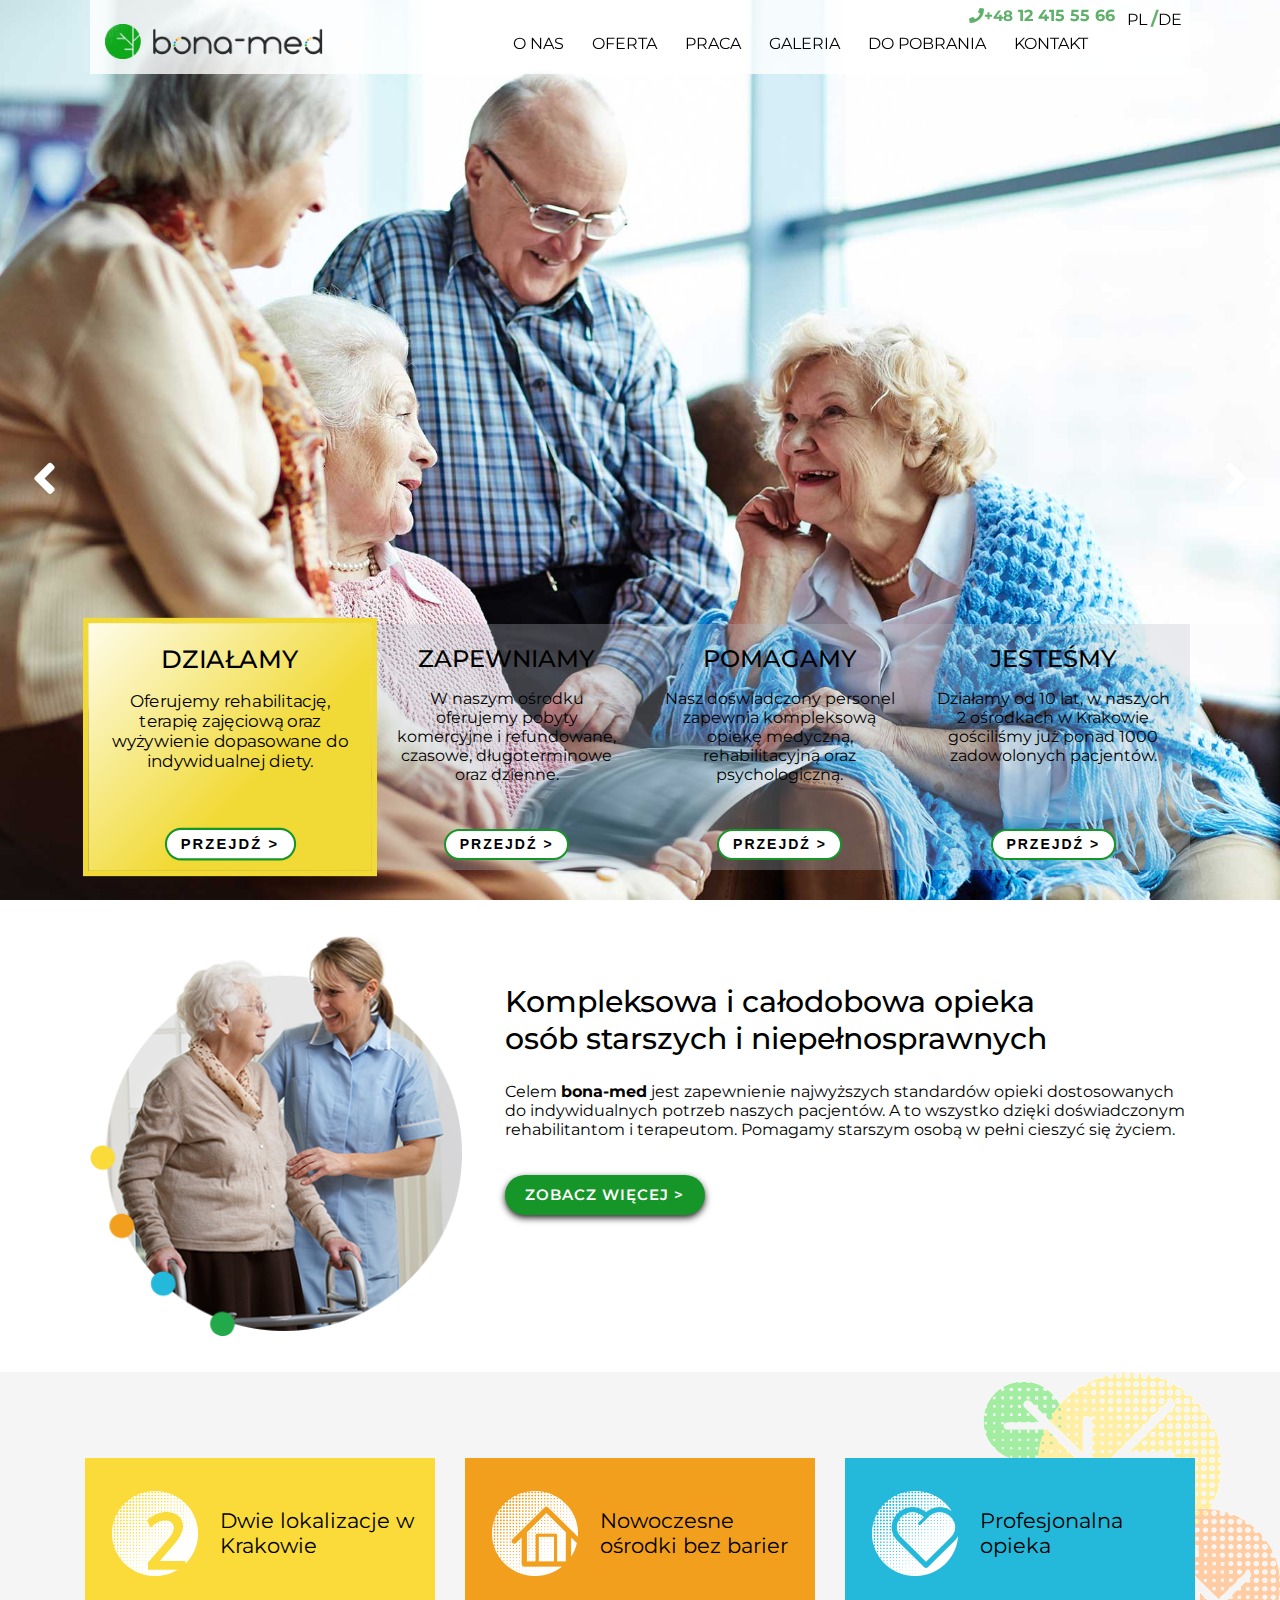
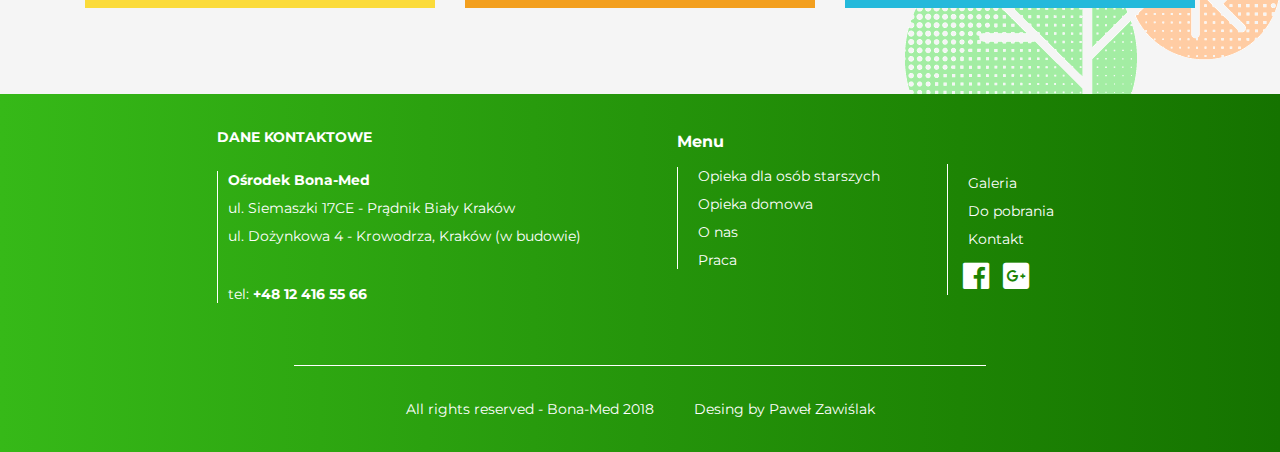
<file: app/index.html>
<!DOCTYPE html>
<html lang="en">

<head>
    <meta charset="UTF-8">
    <title>Bona-med</title>
    <link rel="icon" href="../app/img/5.PNG">
    <link href="https://fonts.googleapis.com/css?family=Montserrat:100,100i,200,200i,300,300i,400,400i,500,500i,600,600i,700,700i,800i,900&amp;subset=latin-ext" rel="stylesheet">

    <meta name="viewport" content="width=device-width, initial-scale=1.0">


    <!--    <link rel="stylesheet" href="css/font-awesome-4.7.0/css/font-awesome.min.css">-->
    <link rel="stylesheet" href="css/fontawesome-free-5.2.0-web/css/all.min.css">
    <link rel="stylesheet" href="css/style.css">
    <link rel="stylesheet" href="../app/css/responsive.css">
    
    <script src="../app/js/jquery-3.3.1.min.js" defer></script>
    <script src="js/nav.js" defer></script>
    <script src="js/main-slider.js" defer></script>
</head>

<body>
    <nav class="nav-below">
        <a class="logo logo-below" href="#"><img src="img/logo.png" alt="logo Bona-med"></a>
        <div class="toggle">
            <div class="hamburger" tabindex="1"></div>
        </div>
        <ul class="nav-list">
            <li><a href="podstrony/about-us.html">O nas</a></li>
            <li><a href="podstrony/offer.html">Oferta</a></li>
            <li><a href="podstrony/work.html">Praca</a></li>
            <li><a href="podstrony/gallery.html">Galeria</a></li>
            <li><a href="podstrony/download.html">Do pobrania</a></li>
            <li><a href="podstrony/contact.html">Kontakt</a></li>    
            <li class="lenguage-below"><a href="#">-PL-</a></li>
            <li class="lenguage-below"><a href="#">-DE-</a></li>
        </ul>
        <div class="nav-number nav-number-below"><span><i class="fa fa-phone" aria-hidden="true"></i>+48</span> 12 415 55 66</div>
        <div class="lenguage lenguage-none">PL <span>/</span>DE</div>
    </nav>

    <header>
        <div class="slider-background elements-list" id="slider1">
            <!--            <div class="element slider">-->
            <div class="element ">
                <div class="photo1"></div>
            </div>
            <div class="element  slider-slide-active">
                <div class="photo2"></div>
            </div>
            <div class="element ">
                <div class="photo3"></div>
            </div>
            <div class="element ">
                <div class="photo4"></div>
            </div>
            <!--            </div>-->
            <div class="slider-arrows">
                <button class="prev-slide"><i class="fas fa-angle-left"></i></button>
                <button class="next-slide"><i class="fas fa-angle-right"></i></button>
            </div>
            <div class="slider-container">
                <div class="slider-box first">
                    <h1>DZIAŁAMY </h1>
                    <p>Oferujemy rehabilitację, terapię zajęciową oraz wyżywienie dopasowane do indywidualnej diety.</p>
                    <button><a href="podstrony/offer.html#akt">Przejdź ></a></button>
                </div>
                <div class="slider-box border">
                    <h1>ZAPEWNIAMY</h1>
                    <p>W naszym ośrodku oferujemy pobyty komercyjne i refundowane, czasowe, długoterminowe oraz dzienne.
                    </p>
                    <button><a href="podstrony/offer.html#provide">Przejdź ></a></button>
                </div>
                <div class="slider-box border">
                    <h1>POMAGAMY</h1>
                    <p>Nasz doświadczony personel zapewnia kompleksową opiekę medyczną, rehabilitacyjną oraz psychologiczną.</p>
                    <button><a href="podstrony/offer.html#help">Przejdź ></a></button>
                </div>
                <div class="slider-box">
                    <h1>JESTEŚMY</h1>
                    <p>Działamy od 10 lat, w naszych 2 ośrodkach w Krakowie gościliśmy już ponad 1000 zadowolonych pacjentów.</p>
                    <button><a href="podstrony/about-us.html">Przejdź ></a></button>
                </div>
            </div>
        </div>
    </header>
    <section id="below-header">
        <div class="below-header-up">
            <img src="../app/img/bona-med_opieka-seniorow_krakow-365x395.png" alt="">
            <div class="right-side">
                <h2>Kompleksowa i całodobowa opieka osób starszych i niepełnosprawnych</h2>
                <p>Celem <strong>bona-med</strong> jest zapewnienie najwyższych standardów opieki dostosowanych do indywidualnych potrzeb naszych pacjentów. A to wszystko dzięki doświadczonym rehabilitantom i terapeutom. Pomagamy starszym osobą w pełni cieszyć się życiem.</p>
                <a href="podstrony/gallery.html"><button>ZOBACZ WIĘCEJ ></button></a>
            </div>
        </div>
        <div class="below-header-down">
            <div class="container-box">
                <div class="boxes box1">
                    <img src="../app/img/1ikona-02.png" alt="">
                    <p>Dwie lokalizacje w Krakowie</p>
                </div>
                <div class="boxes box2">
                    <img src="../app/img/2ikona-domek.png" alt="">
                    <p>Nowoczesne ośrodki bez barier</p>
                </div>
                <div class="boxes box3">
                    <img src="../app/img/3ikona-serce.png" alt="">
                    <p>Profesjonalna opieka</p>
                </div>
            </div>
            <img class="tree" src="../app/img/drzewko.png" alt="">
        </div>
    </section>
    <footer>
        <div class="footer-up">
            <div class="contact">
                <h3>Dane kontaktowe</h3>
                <div class="contact-details">
                    <h4>Ośrodek Bona-Med</h4>
                    <p>ul. Siemaszki 17CE - Prądnik Biały Kraków</p>
                    <p>ul. Dożynkowa 4 - Krowodrza, Kraków (w budowie)</p>
                    <p>
                        tel: <strong>+48 12 416 55 66</strong>
                    </p>
                </div>
            </div>
            <div class="menu">
                <h3>Menu</h3>
                <div class="menu-details">
                    <a href="">Opieka dla osób starszych</a>
                    <a href="">Opieka domowa</a>
                    <a href="podstrony/about-us.html">O nas</a>
                    <a href="podstrony/work.html">Praca</a>
                </div>
            </div>
            <div class="media">
                <a href="podstrony/gallery.html">Galeria</a>
                <a href="podstrony/download.html">Do pobrania</a>
                <a href="podstrony/contact.html">Kontakt</a>
                <a href="" class="fb"><i class="fab fa-facebook"></i></a>
                <a href="" class="google"><i class="fab fa-google-plus-square"></i></a>
            </div>
        </div>
        <div class="footer-down">
            <p>All rights reserved - Bona-Med 2018</p>
            <p>Desing by Paweł Zawiślak</p>
        </div>
    </footer>

</body>

</html>
</file>
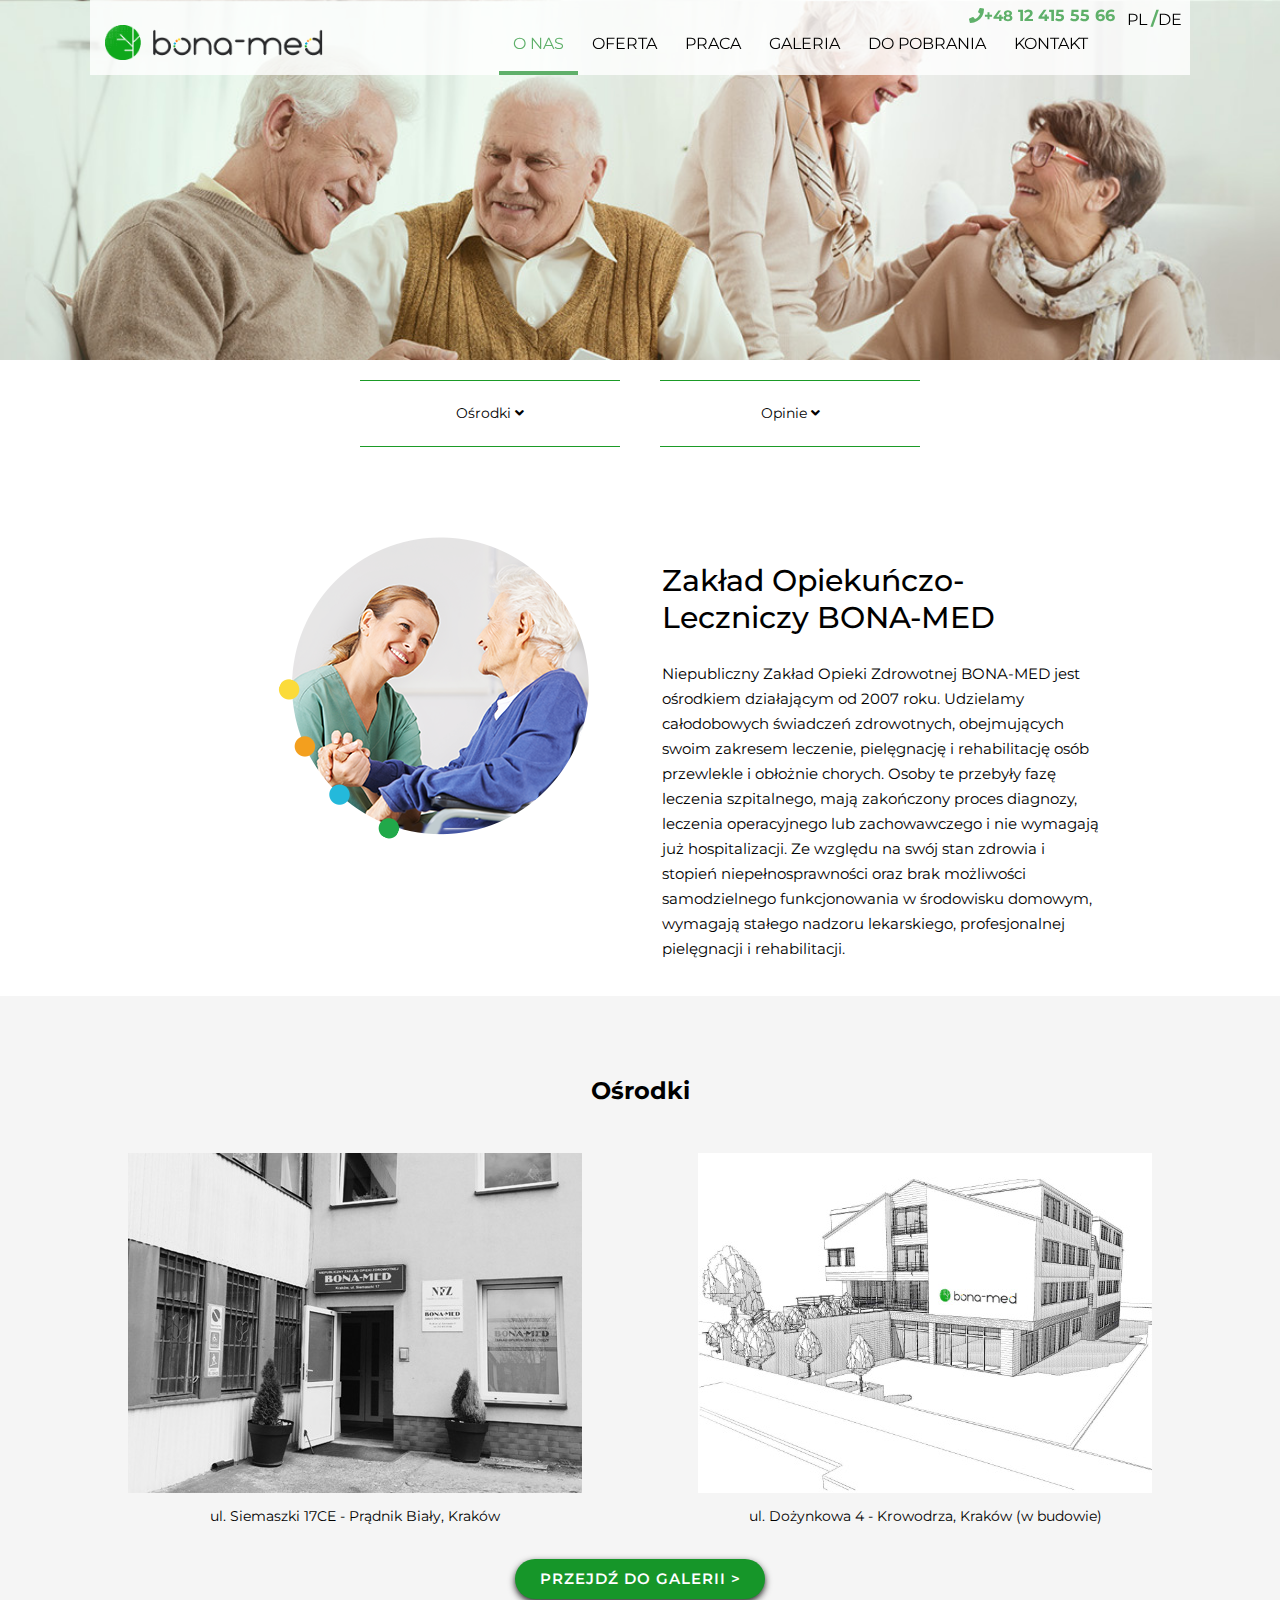
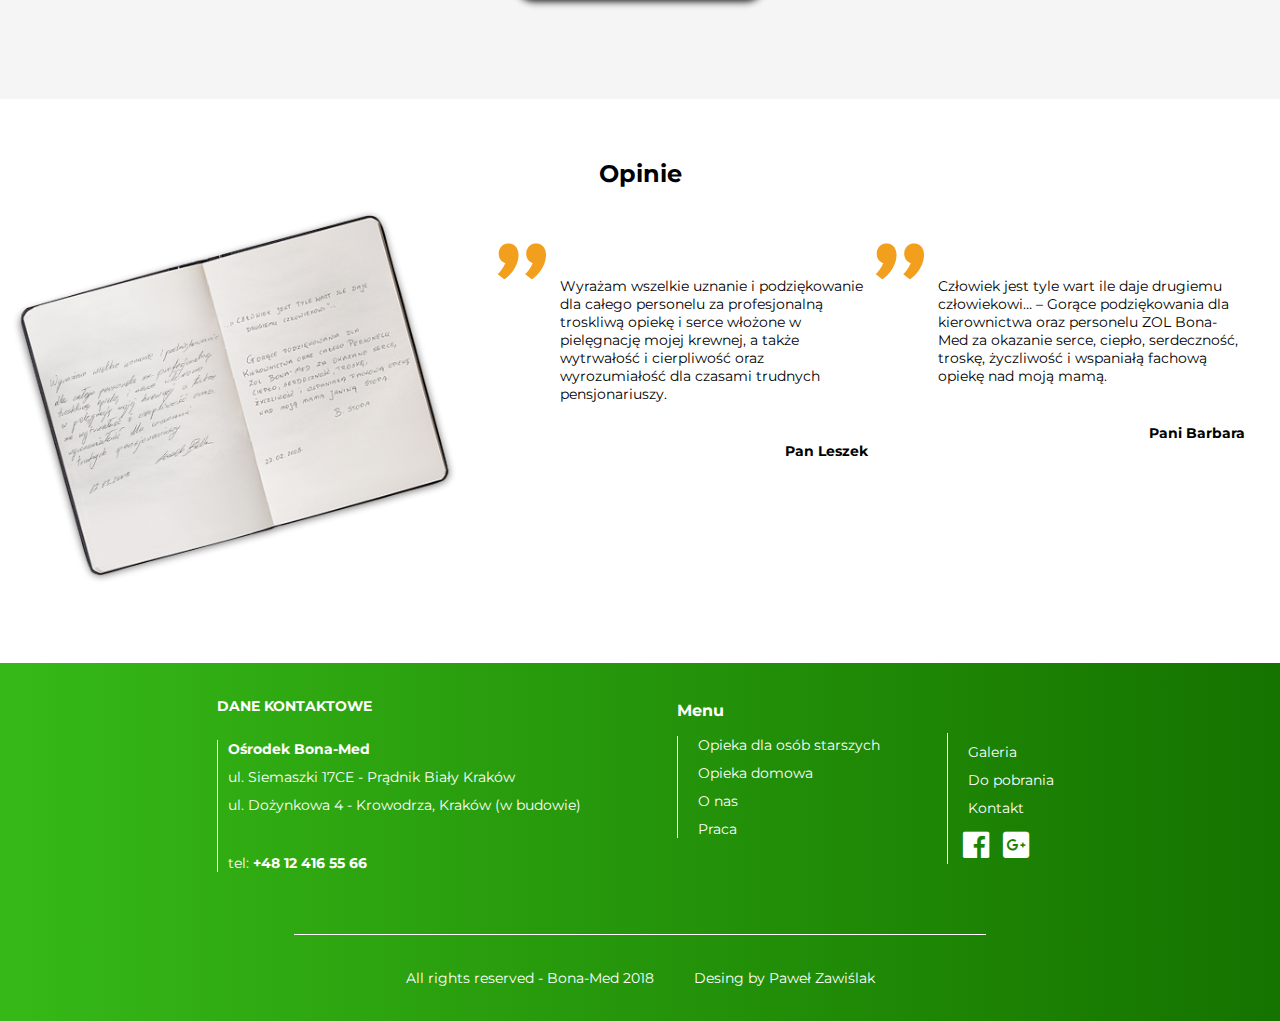
<file: app/podstrony/about-us.html>
<!DOCTYPE html>
<html lang="en">

<head>
    <meta charset="UTF-8">
    <link rel="icon" href="../img/5.PNG">
    <title>Bona-med</title>
    <link href="https://fonts.googleapis.com/css?family=Montserrat:100,100i,200,200i,300,300i,400,400i,500,500i,600,600i,700,700i,800i,900&amp;subset=latin-ext" rel="stylesheet">

    <meta name="viewport" content="width=device-width, initial-scale=1.0">

    <link rel="stylesheet" href="../css/font-awesome-4.7.0/css/font-awesome.min.css">
    <link rel="stylesheet" href="../css/fontawesome-free-5.2.0-web/css/all.min.css">
    <link rel="stylesheet" href="../css/style.css">
    <link rel="stylesheet" href="../css/responsive.css">

    <!--    <script src="../js/main.js" defer></script>-->
    <script src="../js/jquery-3.3.1.min.js" defer></script>
    <script src="../js/nav.js" defer></script>
    <script src="../js/smooth-scroll.js" defer></script>
    <script src="../js/opinion-slider.js" defer></script>
</head>

<body>
    <nav class="nav-below">
        <a class="logo logo-below" href="../index.html"><img src="../img/logo.png" alt="logo Bona-med"></a>
        <div class="toggle">
            <div class="hamburger" tabindex="1"></div>
        </div>
        <ul class="nav-list">
            <li class="active"><a href="about-us.html" class="active-a">O nas</a></li>
            <li><a href="offer.html">Oferta</a></li>
            <li><a href="work.html">Praca</a></li>
            <li><a href="gallery.html">Galeria</a></li>
            <li><a href="download.html">Do pobrania</a></li>
            <li><a href="contact.html">Kontakt</a></li>
            <li class="lenguage-below"><a href="#">-PL-</a></li>
            <li class="lenguage-below"><a href="#">-DE-</a></li>
        </ul>
        <div class="nav-number nav-number-below"><span><i class="fa fa-phone" aria-hidden="true"></i>+48</span> 12 415 55 66</div>
        <div class="lenguage lenguage-none">PL <span>/</span>DE</div>
    </nav>

    <header>
        <div class="background-photo-about"></div>
    </header>
    <section id="about">
        <div class="bookmark">
            <a href="#centers">Ośrodki <i class="fas fa-angle-down"></i></a>
            <a href="#opinion">Opinie <i class="fas fa-angle-down"></i></a>
        </div>
        <div class="about-firm">
            <img src="../img/obrazek-zol-311x302.png" alt="">
            <div class="right-side">
                <h2>Zakład Opiekuńczo- Leczniczy BONA-MED</h2>
                <p>Niepubliczny Zakład Opieki Zdrowotnej BONA-MED jest ośrodkiem działającym od 2007 roku. Udzielamy całodobowych świadczeń zdrowotnych, obejmujących swoim zakresem leczenie, pielęgnację i rehabilitację osób przewlekle i obłożnie chorych. Osoby te przebyły fazę leczenia szpitalnego, mają zakończony proces diagnozy, leczenia operacyjnego lub zachowawczego i nie wymagają już hospitalizacji. Ze względu na swój stan zdrowia i stopień niepełnosprawności oraz brak możliwości samodzielnego funkcjonowania w środowisku domowym, wymagają stałego nadzoru lekarskiego, profesjonalnej pielęgnacji i rehabilitacji.</p>
            </div>
        </div>
    </section>
    <section id="centers">
        <h2>Ośrodki</h2>
        <div class="photos">
            <div class="left">
                <div></div>
                <p>ul. Siemaszki 17CE - Prądnik Biały, Kraków</p>
            </div>
            <div class="right">
                <div></div>
                <p>ul. Dożynkowa 4 - Krowodrza, Kraków (w budowie)</p>
            </div>
        </div>
        <a href="../podstrony/gallery.html"><button>PRZEJDŹ DO GALERII ></button></a>
    </section>
    <section id="opinion">
        <h2>Opinie</h2>
        <div class="opinion-container">
            <div class="photo-of-book">
                <img src="../img/opinie-ksiazka_bonamed.png" alt="">
            </div>
        </div>
        <div class="opinion-slider-container">
            <div class="opinion-slider">
                <div class="opinion-slides">
                    <img src="../img/apostrofy.png" alt="">
                    <p>Wyrażam wszelkie uznanie i podziękowanie dla całego personelu za profesjonalną troskliwą opiekę i serce włożone w pielęgnację mojej krewnej, a także wytrwałość i cierpliwość oraz wyrozumiałość dla czasami trudnych pensjonariuszy.</p>
                    <p class="name"><strong>Pan Leszek</strong></p>
                </div>
                <div class="opinion-slides">
                    <img src="../img/apostrofy.png" alt="">
                    <p>Człowiek jest tyle wart ile daje drugiemu człowiekowi… – Gorące podziękowania dla kierownictwa oraz personelu ZOL Bona-Med za okazanie serce, ciepło, serdeczność, troskę, życzliwość i wspaniałą fachową opiekę nad moją mamą.</p>
                    <p class="name"><strong>Pani Barbara</strong></p>
                </div>
                <div class="opinion-slides">
                    <img src="../img/apostrofy.png" alt="">
                    <p>Serdecznie dziękuję za opiekę nad moją mamą, za życzliwe traktowanie, czułość i zrozumienie starczej bezradności, za taktowność i kulturę bycia opiekunów, którzy dzień w dzień otaczali ją opieką.</p>
                    <p class="name"><strong>Anna</strong></p>
                </div>
                <div class="opinion-slides">
                    <img src="../img/apostrofy.png" alt="">
                    <p>Bardzo serdecznie dziękuję za wszechstronną opieką nad moją mamą, Jestem pełen podziwu dla personelu opiekuńczo – pielęgniarskiego i lekarskiego za profesjonalną opiekę.</p>
                    <p class="name"><strong>Pan Czesław z Krakowa</strong></p>
                </div>
                <div class="opinion-slides">
                    <img src="../img/apostrofy.png" alt="">
                    <p>Z całego serca dziękujemy za opiekę nad naszą Ś.P. Mamą w ostatnim okresie Jej życia. Opieka w Zakładzie Bona-Med wykraczają poza niezbędny profesjonalizm, była pełna troski, delikatności i serdeczności.</p>
                    <p class="name"><strong>Lidia, Alicja i Anna</strong></p>
                </div>
                <div class="opinion-slides">
                    <img src="../img/apostrofy.png" alt="">
                    <p>Dziękuję Pani Dyrektor za dyskretną reakcję na przedstawiony przeze mnie problem. Dowodzi to empatii w stosunku do pacjentów, którzy są podopiecznymi tego ośrodka. Jest to coś więcej niż tylko zarządzanie zakładem świadczącym usługi! Łącze wyrazy szacunku.</p>
                    <p class="name"><strong> Pani Anna</strong></p>
                </div>
            </div>
        </div>
        <div class="clear"></div>
        <!--        <ul class="slider-dots">
            <li class="slider-dots-element slider-dots-element-active"><button class="slider-dots-button" type="button">1</button></li>
            <li class="slider-dots-element"><button class="slider-dots-button" type="button">2</button></li>
            <li class="slider-dots-element"><button class="slider-dots-button" type="button">3</button></li>
        </ul>-->
    </section>
    <footer>
        <div class="footer-up">
            <div class="contact">
                <h3>Dane kontaktowe</h3>
                <div class="contact-details">
                    <h4>Ośrodek Bona-Med</h4>
                    <p>ul. Siemaszki 17CE - Prądnik Biały Kraków</p>
                    <p>ul. Dożynkowa 4 - Krowodrza, Kraków (w budowie)</p>
                    <p>
                        tel: <strong>+48 12 416 55 66</strong>
                    </p>
                </div>
            </div>
            <div class="menu">
                <h3>Menu</h3>
                <div class="menu-details">
                    <a href="">Opieka dla osób starszych</a>
                    <a href="">Opieka domowa</a>
                    <a href="about-us.html">O nas</a>
                    <a href="work.html">Praca</a>
                </div>
            </div>
            <div class="media">
                <a href="gallery.html">Galeria</a>
                <a href="download.html">Do pobrania</a>
                <a href="contact.html">Kontakt</a>
                <a href="" class="fb"><i class="fab fa-facebook"></i></a>
                <a href="" class="google"><i class="fab fa-google-plus-square"></i></a>
            </div>
        </div>
        <div class="footer-down">
            <p>All rights reserved - Bona-Med 2018</p>
            <p>Desing by Paweł Zawiślak</p>
        </div>
    </footer>
</body>

</html>
</file>
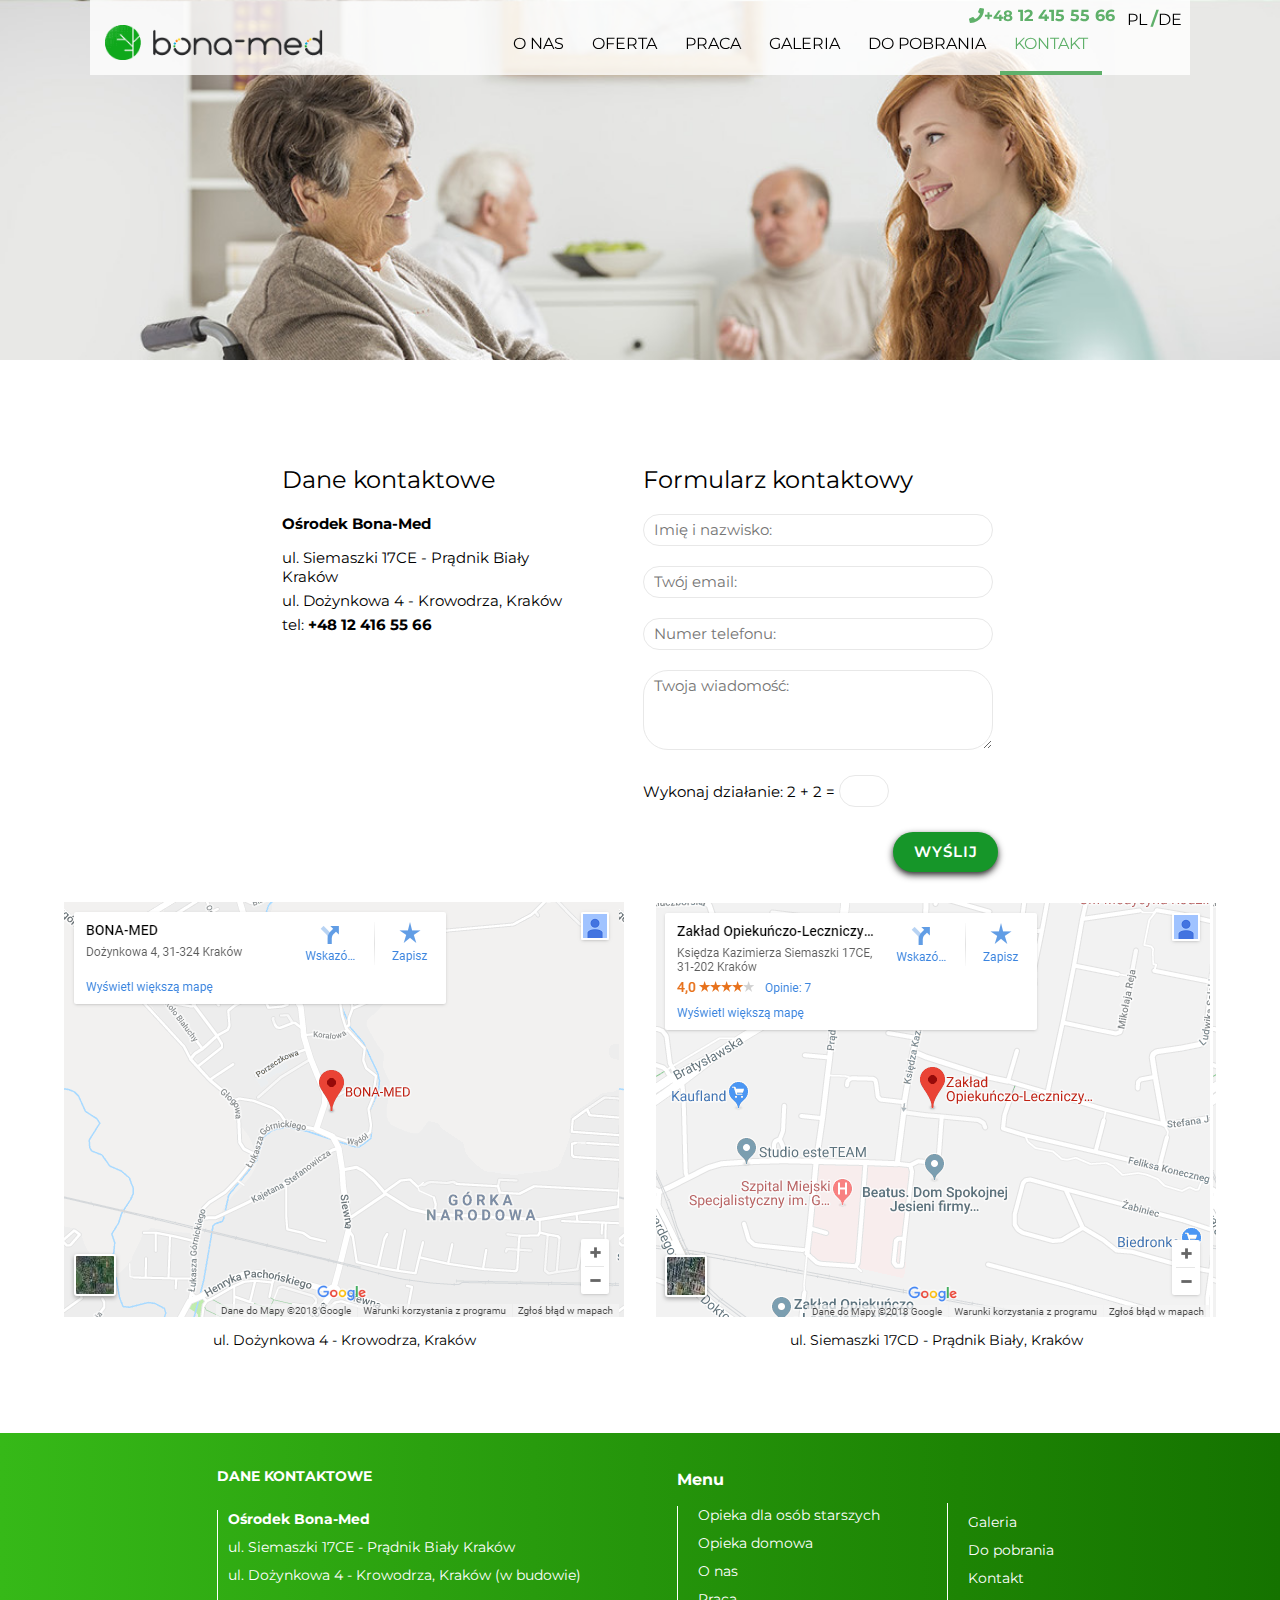
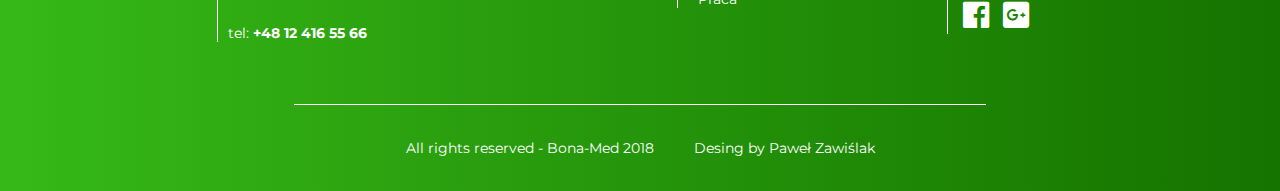
<file: app/podstrony/contact.html>
<!DOCTYPE html>
<html lang="en">

<head>
    <meta charset="UTF-8">
    <link rel="icon" href="../img/5.PNG">
    <title>Bona-med</title>
    <link href="https://fonts.googleapis.com/css?family=Montserrat:100,100i,200,200i,300,300i,400,400i,500,500i,600,600i,700,700i,800i,900&amp;subset=latin-ext" rel="stylesheet">

    <meta name="viewport" content="width=device-width, initial-scale=1.0">

    <link rel="stylesheet" href="../css/font-awesome-4.7.0/css/font-awesome.min.css">
    <link rel="stylesheet" href="../css/fontawesome-free-5.2.0-web/css/all.min.css">
    <link rel="stylesheet" href="../css/style.css">
    <link rel="stylesheet" href="../css/responsive.css">


   <script src="../js/jquery-3.3.1.min.js" defer></script>
    <script src="../js/nav.js" defer></script>
    <!--    <script src="../js/main.js" defer></script>-->
    <!--
    <script src="../js/jquery-3.3.1.min.js" defer></script>
    <script src="../js/opinion-slider.js" defer></script>
-->
</head>

<body>
    <nav class="nav-below">
        <a class="logo logo-below" href="../index.html"><img src="../img/logo.png" alt="logo Bona-med"></a>
        <div class="toggle">
            <div class="hamburger" tabindex="1"></div>
        </div>
        <ul class="nav-list">
            <li><a href="about-us.html">O nas</a></li>
            <li><a href="offer.html">Oferta</a></li>
            <li><a href="work.html">Praca</a></li>
            <li><a href="gallery.html">Galeria</a></li>
            <li><a href="download.html">Do pobrania</a></li>
            <li class="active"><a href="#" class="active-a">Kontakt</a></li>
            <li class="lenguage-below"><a href="#">-PL-</a></li>
            <li class="lenguage-below"><a href="#">-DE-</a></li>
        </ul>
        <div class="nav-number nav-number-below"><span><i class="fa fa-phone" aria-hidden="true"></i>+48</span> 12 415 55 66</div>
        <div class="lenguage lenguage-none">PL <span>/</span>DE</div>
    </nav>

    <header>
       <div class="background-photo-contact"></div>
    </header>
    <section id="contact">
        <div class="contact-container">
            <div class="left-contact">
                <h2>Dane kontaktowe</h2>
                <h3>Ośrodek Bona-Med</h3>
                <p>ul. Siemaszki 17CE - Prądnik Biały Kraków</p>
                <p>ul. Dożynkowa 4 - Krowodrza, Kraków</p>
                <p>tel: <strong>+48 12 416 55 66</strong></p>
            </div>
            <div class="right-contact">
                <h2>Formularz kontaktowy</h2>
                <form action="">
                    <input placeholder="Imię i nazwisko:" type="text" required>
                    <input placeholder="Twój email:" type="text" required>
                    <input placeholder="Numer telefonu:" type="text" required>
                    <textarea placeholder="Twoja wiadomość:" name="" id="" required></textarea>
                    <p>
                        Wykonaj działanie: 2 + 2 = <input class="number" type="text" required>
                    </p>
                </form>
                <button>WYŚLIJ</button>
            </div>
        </div>
        <div class="map-container">
            <div id="doz">
                <div></div>
                <p>ul. Dożynkowa 4 - Krowodrza, Kraków</p>
            </div>
            <div id="siem">
                <div></div>
                <p>ul. Siemaszki 17CD - Prądnik Biały, Kraków</p>
            </div>
        </div>
    </section>
    <footer>
        <div class="footer-up">
            <div class="contact">
                <h3>Dane kontaktowe</h3>
                <div class="contact-details">
                    <h4>Ośrodek Bona-Med</h4>
                    <p>ul. Siemaszki 17CE - Prądnik Biały Kraków</p>
                    <p>ul. Dożynkowa 4 - Krowodrza, Kraków (w budowie)</p>
                    <p>
                        tel: <strong>+48 12 416 55 66</strong>
                    </p>
                </div>
            </div>
            <div class="menu">
                <h3>Menu</h3>
                <div class="menu-details">
                    <a href="">Opieka dla osób starszych</a>
                    <a href="">Opieka domowa</a>
                    <a href="about-us.html">O nas</a>
                    <a href="work.html">Praca</a>
                </div>
            </div>
            <div class="media">
                <a href="gallery.html">Galeria</a>
                <a href="download.html">Do pobrania</a>
                <a href="contact.html">Kontakt</a>
                <a href="" class="fb"><i class="fab fa-facebook"></i></a>
                <a href="" class="google"><i class="fab fa-google-plus-square"></i></a>
            </div>
        </div>
        <div class="footer-down">
            <p>All rights reserved - Bona-Med 2018</p>
            <p>Desing by Paweł Zawiślak</p>
        </div>
    </footer>
</body>

</html>
</file>
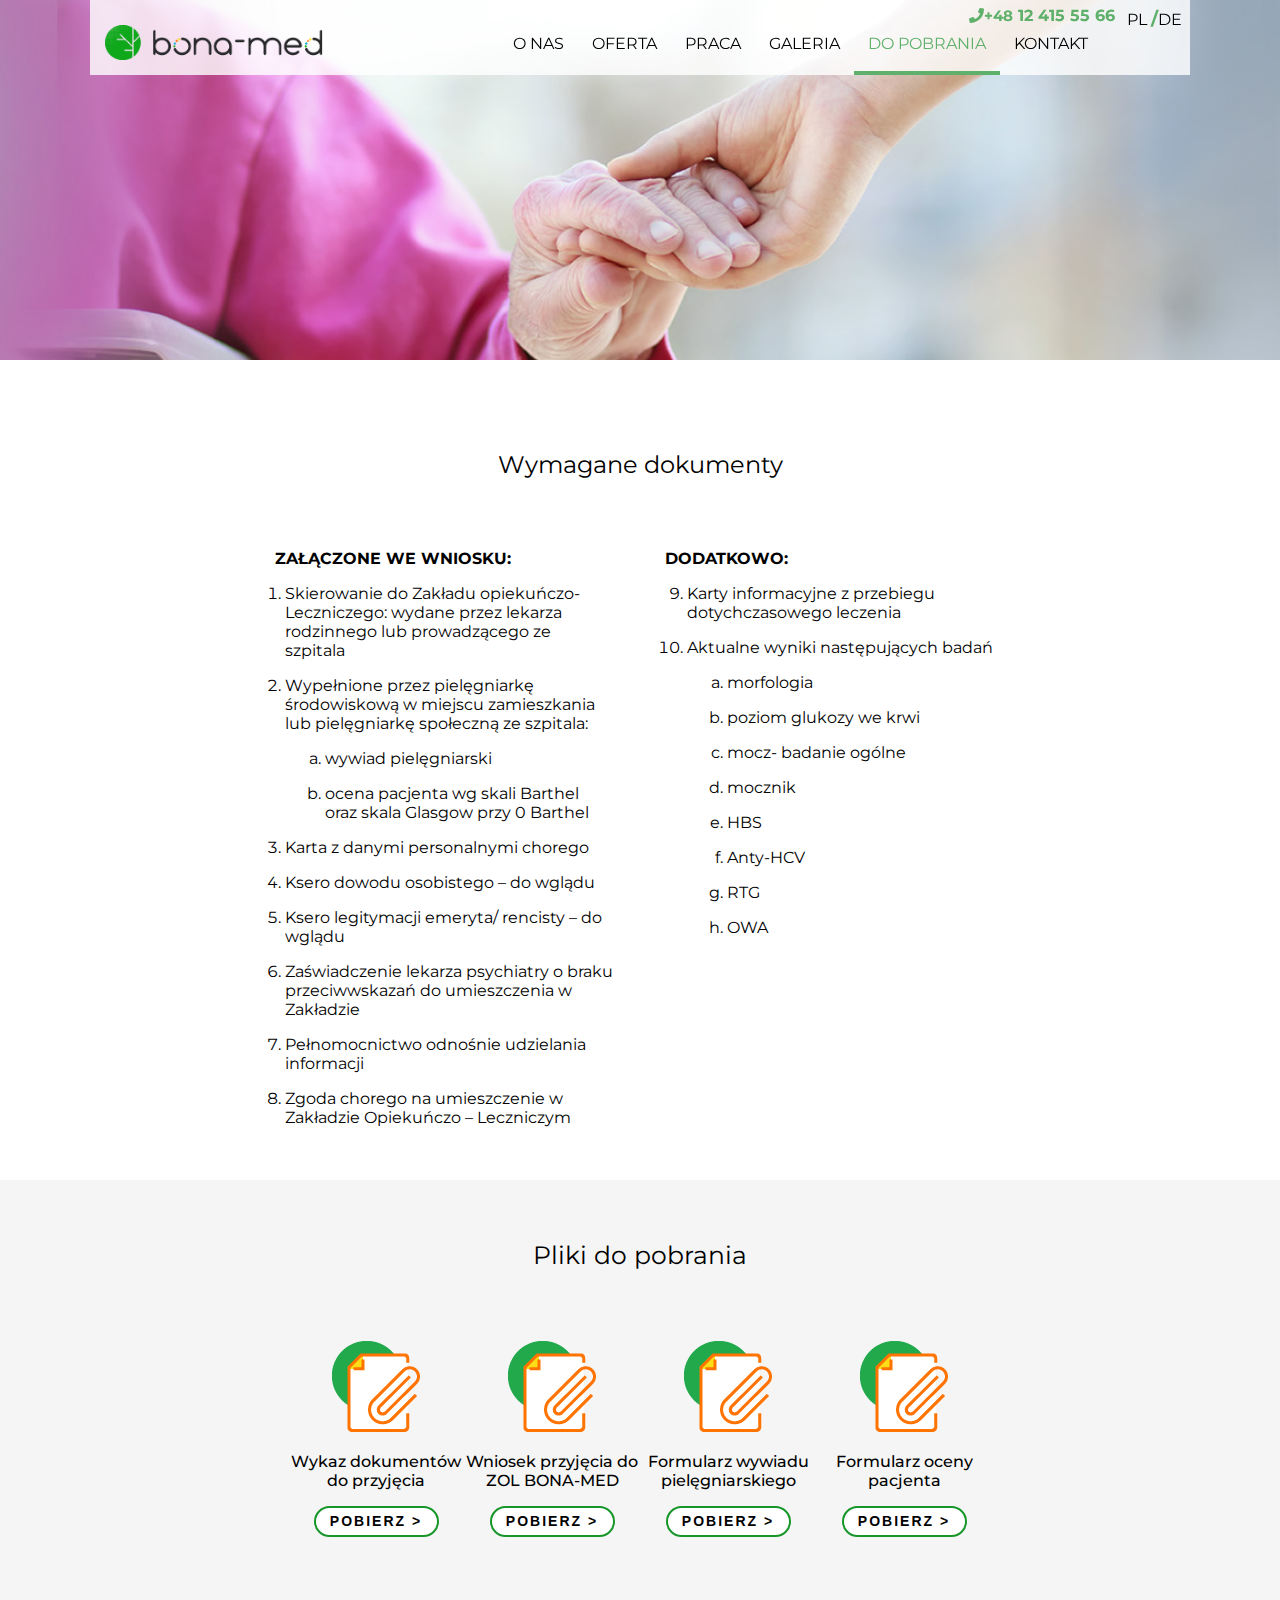
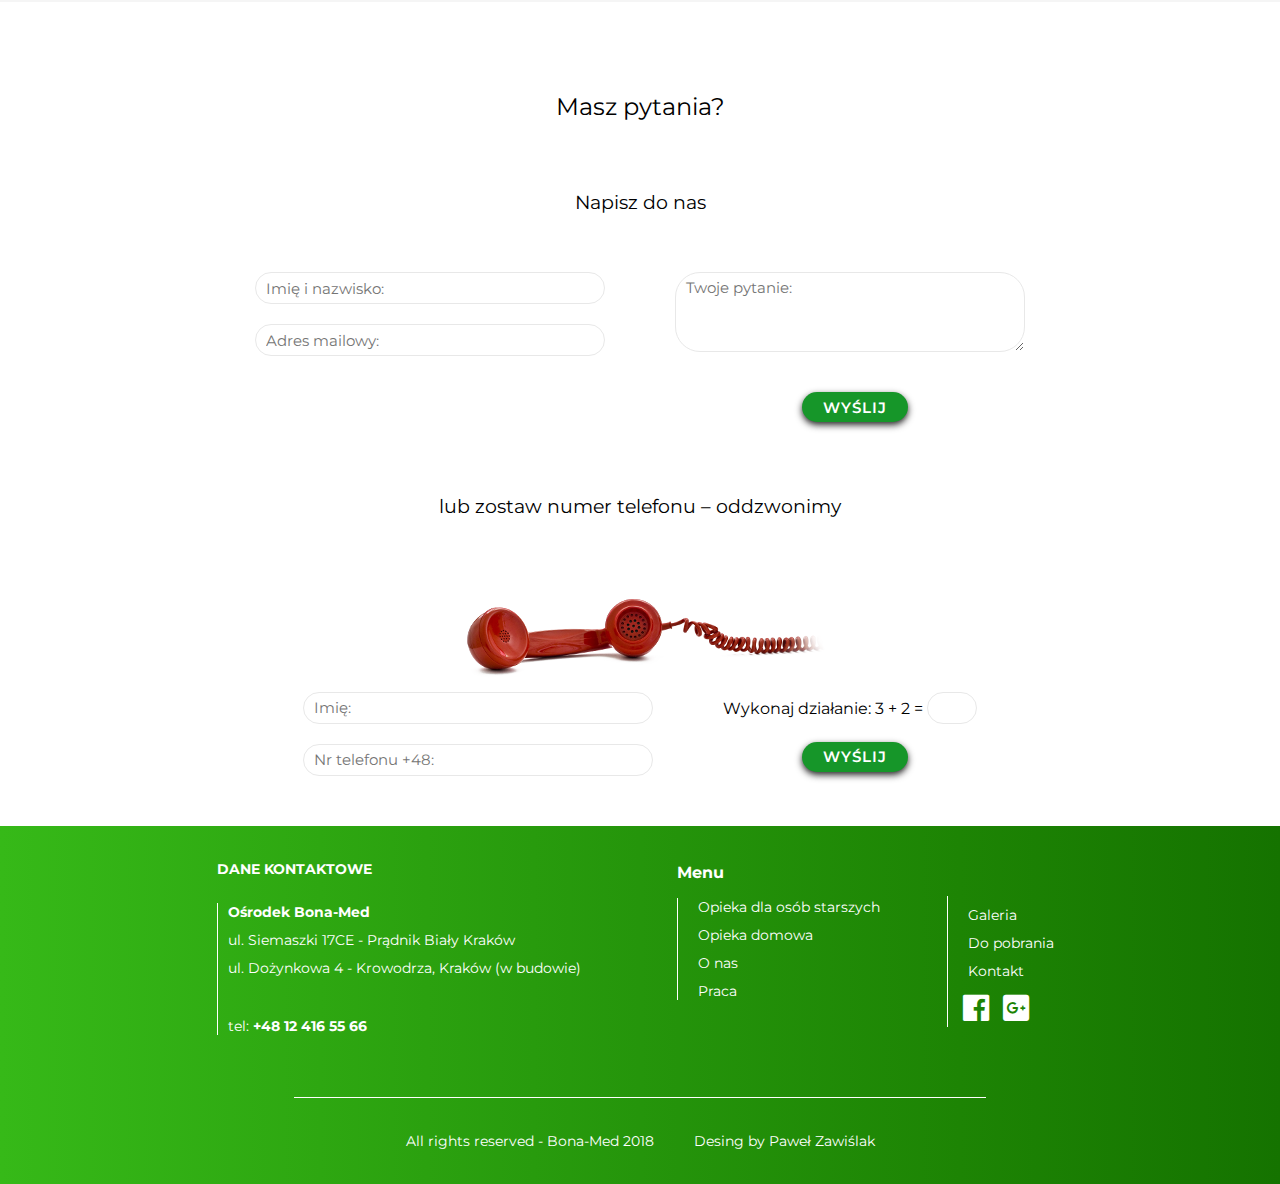
<file: app/podstrony/download.html>
<!DOCTYPE html>
<html lang="en">

<head>
    <meta charset="UTF-8">
    <link rel = "icon" href = "../img/5.PNG">
    <title>Bona-med</title>
    <link href="https://fonts.googleapis.com/css?family=Montserrat:100,100i,200,200i,300,300i,400,400i,500,500i,600,600i,700,700i,800i,900&amp;subset=latin-ext" rel="stylesheet">

    <meta name="viewport" content="width=device-width, initial-scale=1.0">


    <link rel="stylesheet" href="../css/font-awesome-4.7.0/css/font-awesome.min.css">
    <link rel="stylesheet" href="../css/fontawesome-free-5.2.0-web/css/all.min.css">
    <link rel="stylesheet" href="../css/style.css">
    <link rel="stylesheet" href="../css/responsive.css">

  <script src="../js/jquery-3.3.1.min.js" defer></script>
   <script src="../js/nav.js" defer></script>
   
</head>

<body>
<nav class="nav-below">
        <a class="logo logo-below" href="../index.html"><img src="../img/logo.png" alt="logo Bona-med"></a>
        <div class="toggle">
            <div class="hamburger" tabindex="1"></div>
        </div>
        <ul class="nav-list">
            <li ><a href="about-us.html" >O nas</a></li>
            <li><a href="offer.html">Oferta</a></li>
            <li><a href="work.html">Praca</a></li>
            <li><a href="gallery.html">Galeria</a></li>
            <li class="active"><a href="#" class="active-a">Do pobrania</a></li>
            <li><a href="contact.html">Kontakt</a></li>
            <li class="lenguage-below"><a href="#">-PL-</a></li>
            <li class="lenguage-below"><a href="#">-DE-</a></li>
        </ul>
        <div class="nav-number nav-number-below"><span><i class="fa fa-phone" aria-hidden="true"></i>+48</span> 12 415 55 66</div>
        <div class="lenguage lenguage-none">PL <span>/</span>DE</div>
    </nav>

    <header>
        <div class="background-photo-download"></div>
    </header>
    <section id="download">
        <div class="documents">
            <h2>Wymagane dokumenty</h2>
            <div class="documents-container">
                <div class="left-document">
                    <h3>ZAŁĄCZONE WE WNIOSKU:</h3>
                    <ol class="main-list">
                        <li>Skierowanie do Zakładu opiekuńczo-Leczniczego: wydane przez lekarza rodzinnego lub prowadzącego ze szpitala</li>
                        <li>Wypełnione przez pielęgniarkę środowiskową w miejscu zamieszkania lub pielęgniarkę społeczną ze szpitala:
                            <ol type="a">
                                <li>wywiad pielęgniarski</li>
                                <li>ocena pacjenta wg skali Barthel oraz skala Glasgow przy 0 Barthel</li>
                            </ol>
                        </li>
                        <li>Karta z danymi personalnymi chorego</li>
                        <li> Ksero dowodu osobistego – do wglądu</li>
                        <li> Ksero legitymacji emeryta/ rencisty – do wglądu</li>
                        <li>Zaświadczenie lekarza psychiatry o braku przeciwwskazań do umieszczenia w Zakładzie</li>
                        <li>Pełnomocnictwo odnośnie udzielania informacji</li>
                        <li>Zgoda chorego na umieszczenie w Zakładzie Opiekuńczo – Leczniczym</li>
                    </ol>
                </div>
                <div class="right-document">
                    <h3>DODATKOWO:</h3>
                    <ol class="main-list" start="9">
                        <li>Karty informacyjne z przebiegu dotychczasowego leczenia</li>
                        <li>Aktualne wyniki następujących badań
                            <ol type="a">
                                <li>morfologia </li>
                                <li>poziom glukozy we krwi</li>
                                <li>mocz- badanie ogólne</li>
                                <li>mocznik</li>
                                <li>HBS</li>
                                <li>Anty-HCV</li>
                                <li>RTG </li>
                                <li>OWA</li>
                            </ol>
                        </li>
                    </ol>
                </div>
            </div>
        </div>
        <div class="download-files">
           <h2>Pliki do pobrania</h2>
           <div class="download-files-container">
               <div class="files">
                   <img src="../img/ikonka_dopobrania.png" alt="">
                   <p>Wykaz dokumentów do przyjęcia</p>
                   <button>POBIERZ ></button>
               </div>
               <div class="files">
                   <img src="../img/ikonka_dopobrania.png" alt="">
                   <p>Wniosek przyjęcia do ZOL BONA-MED</p>
                   <button>POBIERZ ></button>
               </div>
               <div class="files">
                   <img src="../img/ikonka_dopobrania.png" alt="">
                   <p>Formularz wywiadu pielęgniarskiego</p>
                   <button>POBIERZ ></button>
               </div>
               <div class="files">
                   <img src="../img/ikonka_dopobrania.png" alt="">
                   <p>Formularz oceny pacjenta</p>
                   <button>POBIERZ ></button>
               </div>
           </div>
        </div>
    </section>
    <section id="questions">
        <h2>Masz pytania?</h2>
        <h3>Napisz do nas</h3>
        <form action="">
            <div class="left-side">
                <input placeholder="Imię i nazwisko:" type="text" required>
                <input placeholder="Adres mailowy:" type="text" required>
            </div>
            <div class="right-side">
                <textarea placeholder="Twoje pytanie:" name="" id="" required></textarea>
                <!--                <input type="text">-->
            </div>
            <button>WYŚLIJ</button>
        </form>
        <h3 class="telefon-header">lub zostaw numer telefonu – oddzwonimy</h3>
        <img src="../img/telefon.png" alt="">
        <form class="form-down" action="">
            <div class="left-side">
                <input placeholder="Imię:" type="text" required>
                <input placeholder="Nr telefonu +48:" type="text" required>
            </div>
            <div class="right-side">
                Wykonaj działanie: 3 + 2 = <input class="number" type="text" required>
            </div>
            <button class="button-down">WYŚLIJ</button>
        </form>
    </section>
    <footer>
        <div class="footer-up">
            <div class="contact">
                <h3>Dane kontaktowe</h3>
                <div class="contact-details">
                    <h4>Ośrodek Bona-Med</h4>
                    <p>ul. Siemaszki 17CE - Prądnik Biały Kraków</p>
                    <p>ul. Dożynkowa 4 - Krowodrza, Kraków (w budowie)</p>
                    <p>
                        tel: <strong>+48 12 416 55 66</strong>
                    </p>
                </div>
            </div>
            <div class="menu">
                <h3>Menu</h3>
                <div class="menu-details">
                    <a href="">Opieka dla osób starszych</a>
                    <a href="">Opieka domowa</a>
                    <a href="about-us.html">O nas</a>
                    <a href="work.html">Praca</a>
                </div>
            </div>
            <div class="media">
                <a href="gallery.html">Galeria</a>
                <a href="download.html">Do pobrania</a>
                <a href="contact.html">Kontakt</a>
                <a href="" class="fb"><i class="fab fa-facebook"></i></a>
                <a href="" class="google"><i class="fab fa-google-plus-square"></i></a>
            </div>
        </div>
        <div class="footer-down">
            <p>All rights reserved - Bona-Med 2018</p>
            <p>Desing by Paweł Zawiślak</p>
        </div>
    </footer>
</body>

</html>
</file>
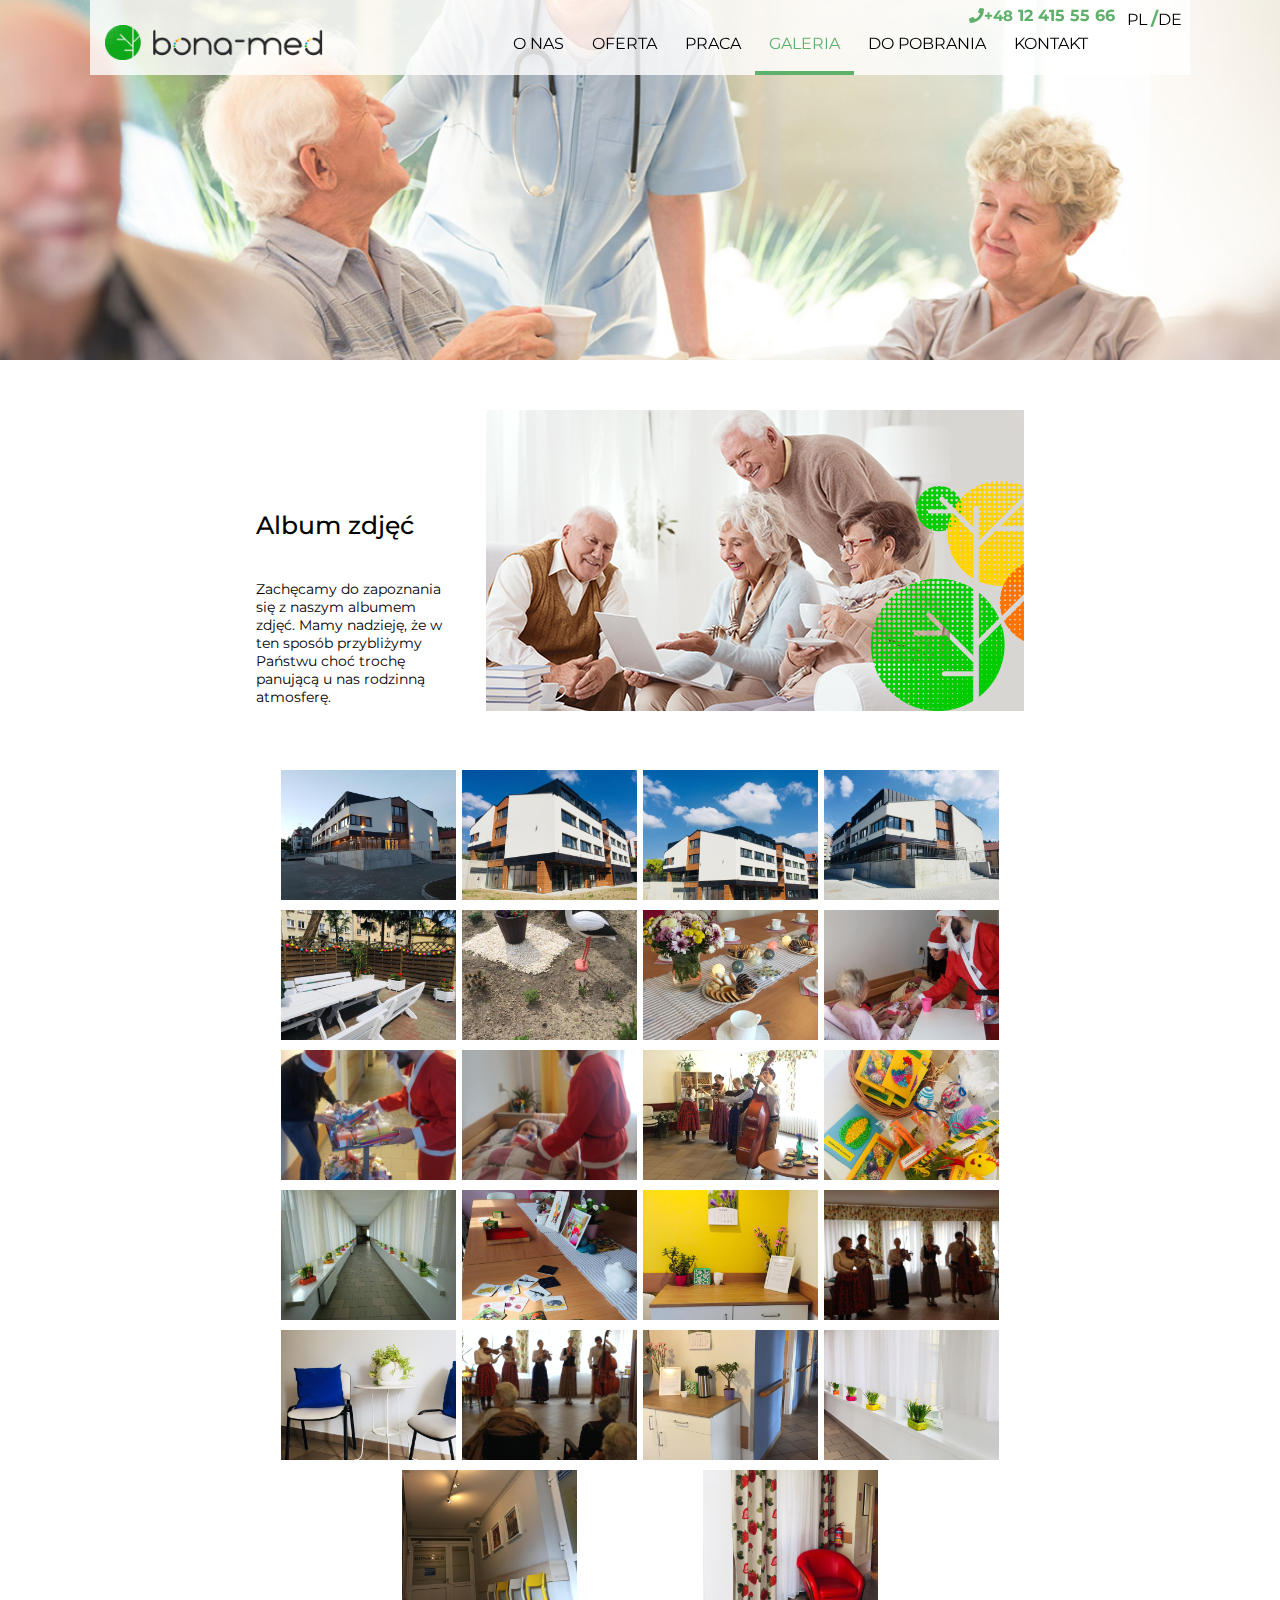
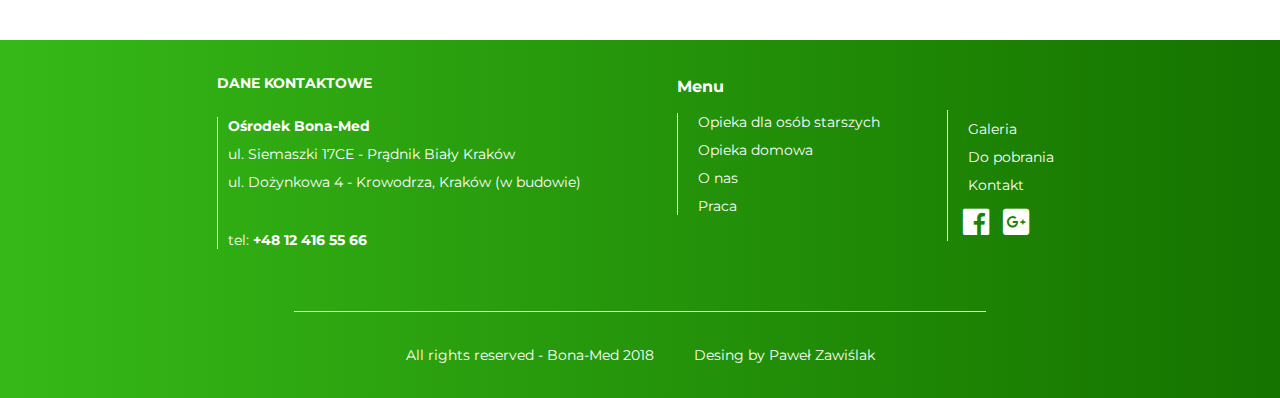
<file: app/podstrony/gallery.html>
<!DOCTYPE html>
<html lang="en">

<head>
    <meta charset="UTF-8">
    <link rel = "icon" href = "../img/5.PNG">
    <title>Bona-med</title>
    <link href="https://fonts.googleapis.com/css?family=Montserrat:100,100i,200,200i,300,300i,400,400i,500,500i,600,600i,700,700i,800i,900&amp;subset=latin-ext" rel="stylesheet">


    <meta name="viewport" content="width=device-width, initial-scale=1.0">


    <!--    <link rel="stylesheet" href="../css/font-awesome-4.7.0/css/font-awesome.min.css">-->
    <link rel="stylesheet" href="../css/fontawesome-free-5.2.0-web/css/all.min.css">
    <link rel="stylesheet" href="../css/style.css">
       <link rel="stylesheet" href="../css/responsive.css">

       <script src="../js/jquery-3.3.1.min.js" defer></script>
       <script src="../js/nav.js" defer></script>
        <script src="../js/gallery.js" defer></script>
    
</head>

<body>
<nav class="nav-below">
        <a class="logo logo-below" href="../index.html"><img src="../img/logo.png" alt="logo Bona-med"></a>
        <div class="toggle">
            <div class="hamburger" tabindex="1"></div>
        </div>
        <ul class="nav-list">
            <li ><a href="about-us.html" >O nas</a></li>
            <li><a href="offer.html">Oferta</a></li>
            <li><a href="work.html">Praca</a></li>
            <li class="active"><a href="#" class="active-a">Galeria</a></li>
            <li><a href="download.html" >Do pobrania</a></li>
            <li><a href="contact.html">Kontakt</a></li>
            <li class="lenguage-below"><a href="#">-PL-</a></li>
            <li class="lenguage-below"><a href="#">-DE-</a></li>
        </ul>
        <div class="nav-number nav-number-below"><span><i class="fa fa-phone" aria-hidden="true"></i>+48</span> 12 415 55 66</div>
        <div class="lenguage lenguage-none">PL <span>/</span>DE</div>
    </nav>

    <header>
       <div class="background-photo-gallery"></div>
    </header>
    <section id="gallery">
        <div class="gallery-container">
            <div class="left-gallery">
                <h3>Album zdjęć</h3>
                <p>Zachęcamy do zapoznania się z naszym albumem zdjęć. Mamy nadzieję, że w ten sposób przybliżymy Państwu choć trochę panującą u nas rodzinną atmosferę.</p>
            </div>
            <div class="right-gallery">
                <img src="../img/galeriazdjeciebok-538x301.png" alt="">
            </div>
        </div>
        <div class="photos-container">
            <div class="photos photo1"></div>
            <div class="photos photo2"></div>
            <div class="photos photo3"></div>
            <div class="photos photo4"></div>
            <div class="photos photo5"></div>
            <div class="photos photo6"></div>
            <div class="photos photo7"></div>
            <div class="photos photo8"></div>
            <div class="photos photo9"></div>
            <div class="photos photo10"></div>
            <div class="photos photo11"></div>
            <div class="photos photo12"></div>
            <div class="photos photo13"></div>
            <div class="photos photo14"></div>
            <div class="photos photo15"></div>
            <div class="photos photo16"></div>
            <div class="photos photo17"></div>
            <div class="photos photo18"></div>
            <div class="photos photo19"></div>
            <div class="photos photo20"></div>
            <div class="photos photo21"></div>
            <div class="photos photo22"></div>
        </div>
    </section>
    <footer>
        <div class="footer-up">
            <div class="contact">
                <h3>Dane kontaktowe</h3>
                <div class="contact-details">
                    <h4>Ośrodek Bona-Med</h4>
                    <p>ul. Siemaszki 17CE - Prądnik Biały Kraków</p>
                    <p>ul. Dożynkowa 4 - Krowodrza, Kraków (w budowie)</p>
                    <p>
                        tel: <strong>+48 12 416 55 66</strong>
                    </p>
                </div>
            </div>
            <div class="menu">
                <h3>Menu</h3>
                <div class="menu-details">
                    <a href="">Opieka dla osób starszych</a>
                    <a href="">Opieka domowa</a>
                    <a href="about-us.html">O nas</a>
                    <a href="work.html">Praca</a>
                </div>
            </div>
            <div class="media">
                <a href="gallery.html">Galeria</a>
                <a href="download.html">Do pobrania</a>
                <a href="contact.html">Kontakt</a>
                <a href="" class="fb"><i class="fab fa-facebook"></i></a>
                <a href="" class="google"><i class="fab fa-google-plus-square"></i></a>
            </div>
        </div>
        <div class="footer-down">
            <p>All rights reserved - Bona-Med 2018</p>
            <p>Desing by Paweł Zawiślak</p>
        </div>
    </footer>
</body>

</html>
</file>
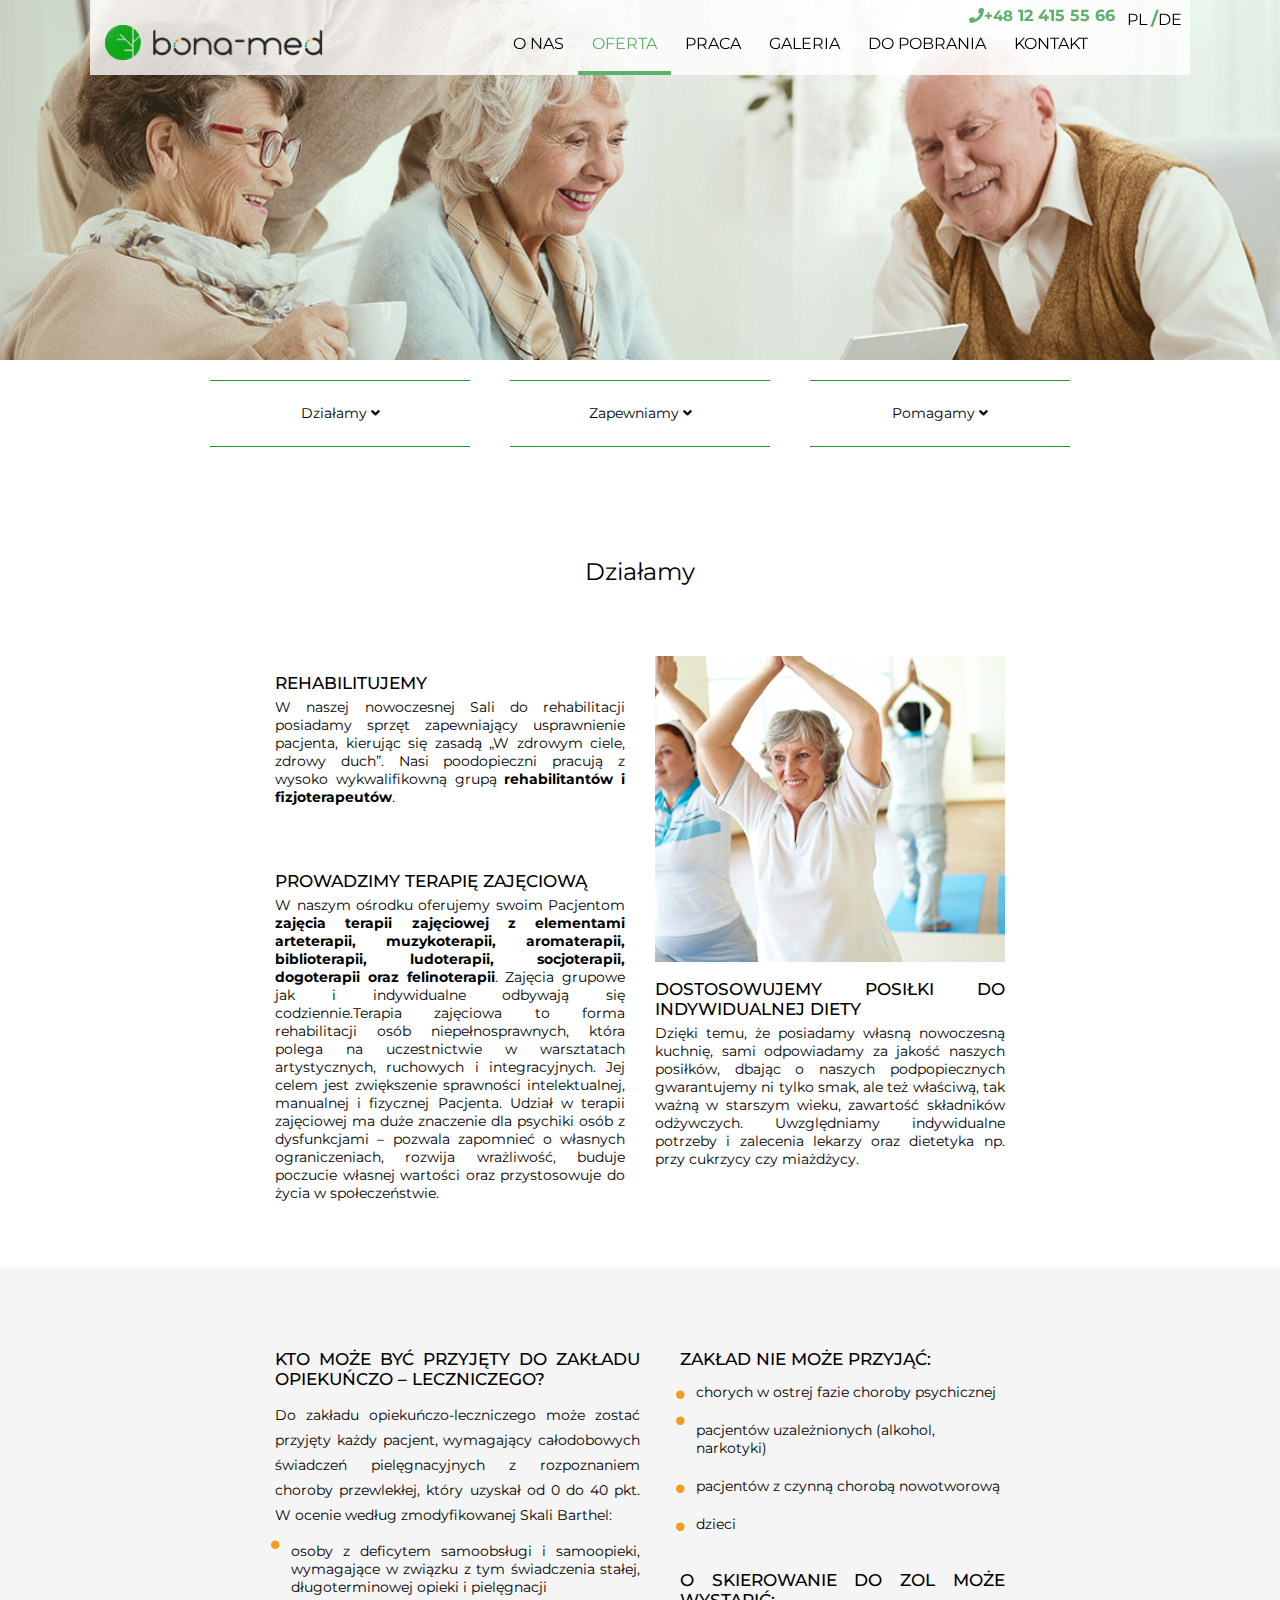
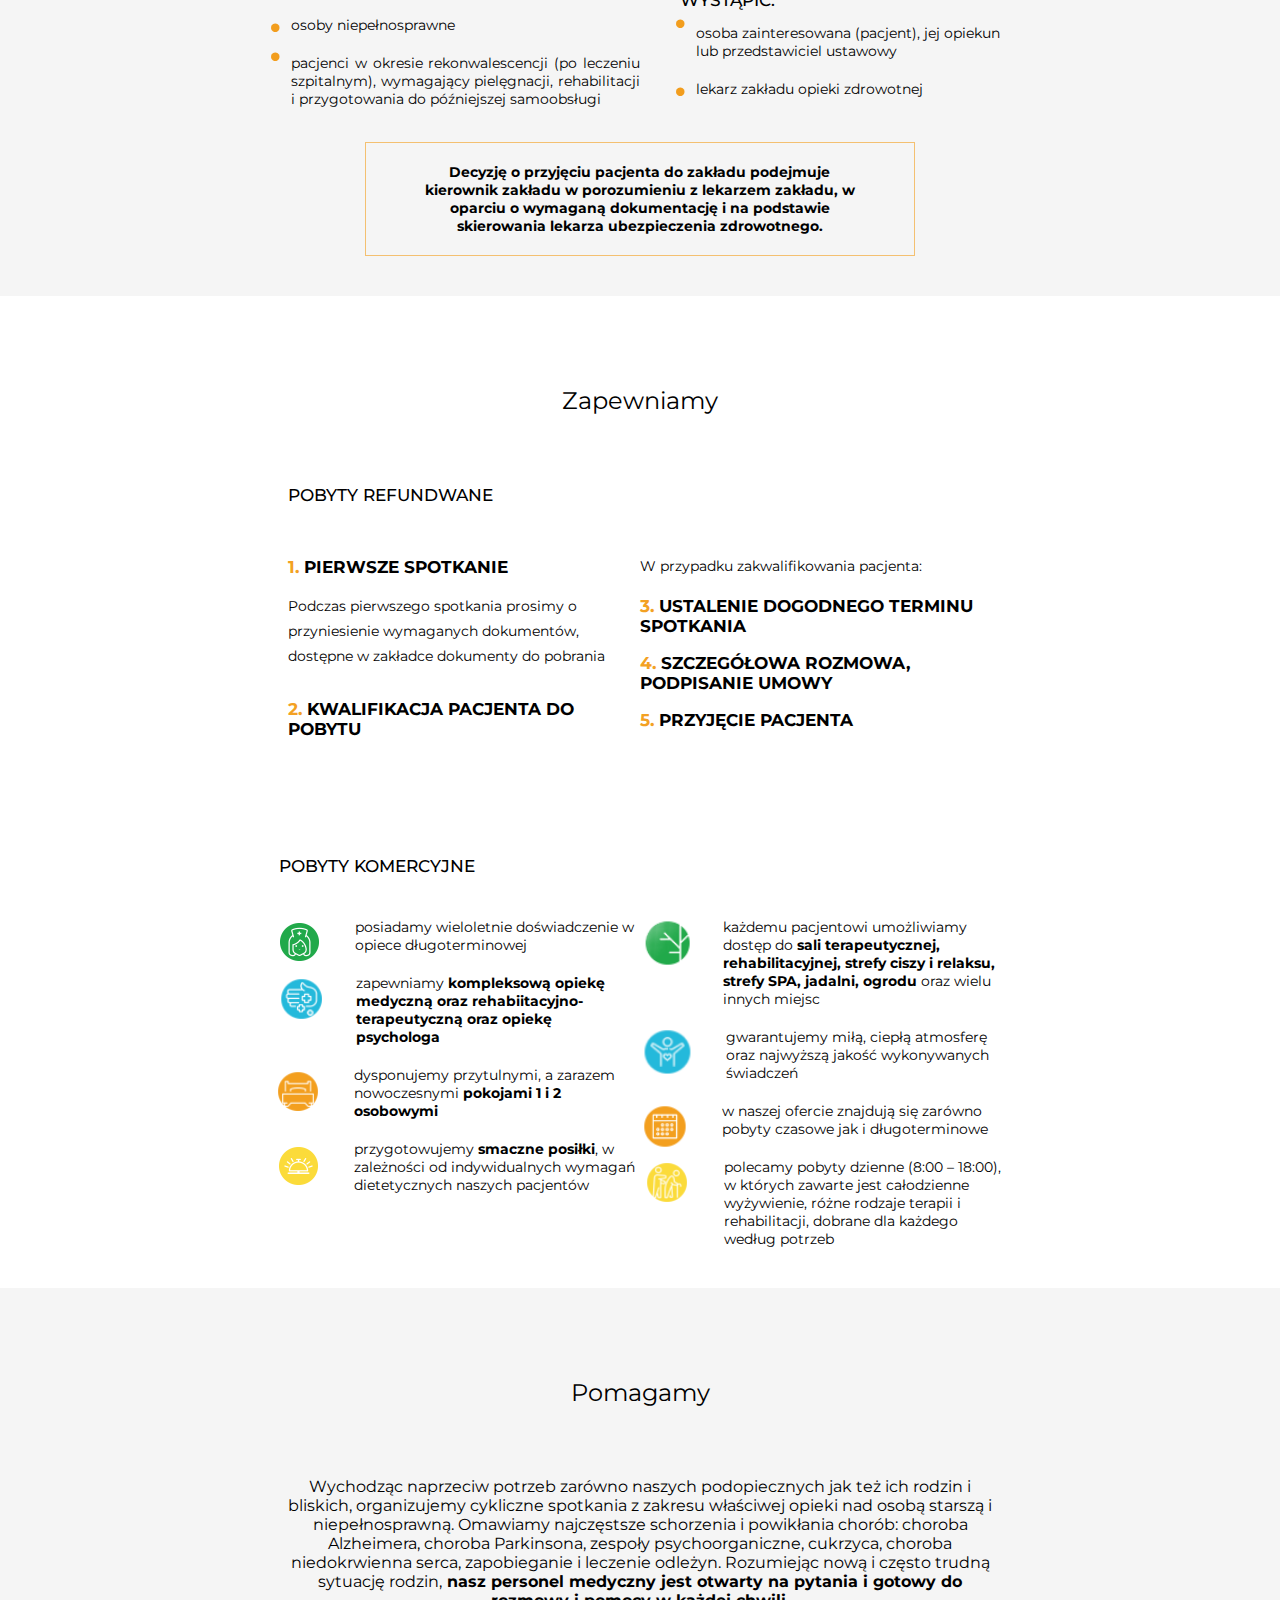
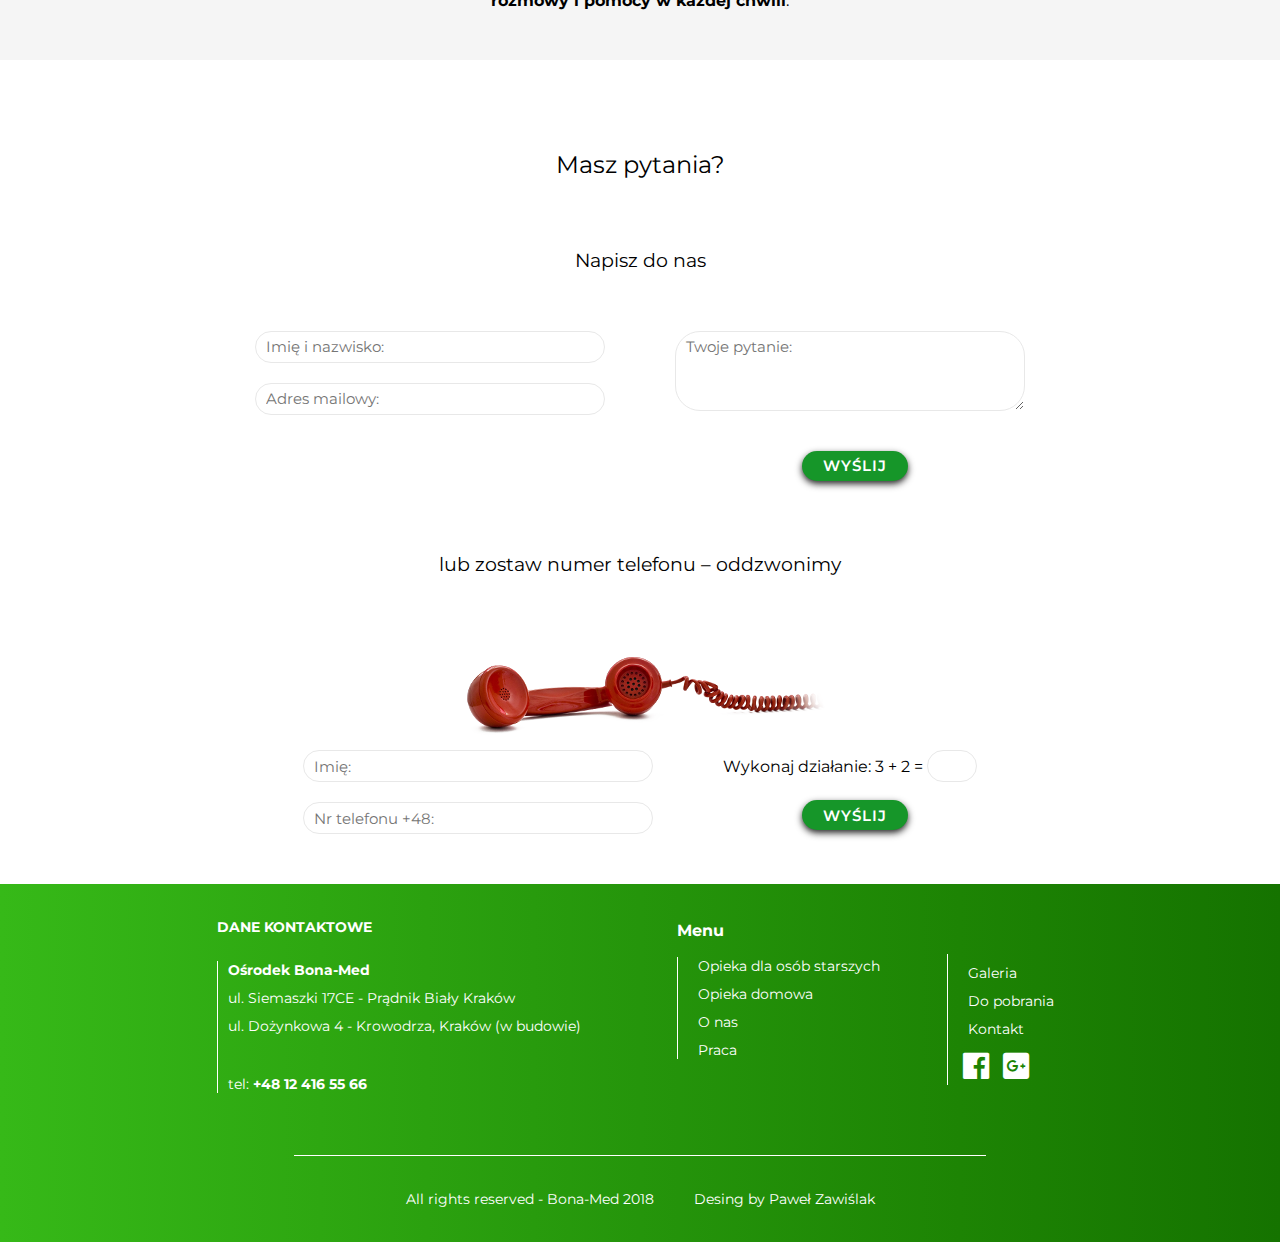
<file: app/podstrony/offer.html>
<!DOCTYPE html>
<html lang="en">

<head>
    <meta charset="UTF-8">
    <link rel = "icon" href = "../img/5.PNG">
    <title>Bona-med</title>
    <link href="https://fonts.googleapis.com/css?family=Montserrat:100,100i,200,200i,300,300i,400,400i,500,500i,600,600i,700,700i,800i,900&amp;subset=latin-ext" rel="stylesheet">


    <meta name="viewport" content="width=device-width, initial-scale=1.0">

    <link rel="stylesheet" href="../css/font-awesome-4.7.0/css/font-awesome.min.css">
    <link rel="stylesheet" href="../css/fontawesome-free-5.2.0-web/css/all.min.css">
    <link rel="stylesheet" href="../css/style.css">
    <link rel="stylesheet" href="../css/responsive.css">

    <script src="../js/jquery-3.3.1.min.js" defer></script>
        <script src="../js/smooth-scroll.js" defer></script>
    <script src="../js/nav.js" defer></script>


</head>
<body>
<nav class="nav-below">
        <a class="logo logo-below" href="../index.html"><img src="../img/logo.png" alt="logo Bona-med"></a>
        <div class="toggle">
            <div class="hamburger" tabindex="1"></div>
        </div>
        <ul class="nav-list">
            <li ><a href="about-us.html" >O nas</a></li>
            <li class="active"><a href="#" class="active-a">Oferta</a></li>
            <li><a href="work.html">Praca</a></li>
            <li><a href="gallery.html" >Galeria</a></li>
            <li><a href="download.html" >Do pobrania</a></li>
            <li><a href="contact.html">Kontakt</a></li>
            <li class="lenguage-below"><a href="#">-PL-</a></li>
            <li class="lenguage-below"><a href="#">-DE-</a></li>
        </ul>
        <div class="nav-number nav-number-below"><span><i class="fa fa-phone" aria-hidden="true"></i>+48</span> 12 415 55 66</div>
        <div class="lenguage lenguage-none">PL <span>/</span>DE</div>
    </nav>

    <header>
       <div class="background-photo-offer"></div>
    </header>
    <section id="offer">
        <div class="bookmark">
            <a href="#akt">Działamy <i class="fas fa-angle-down"></i></a>
            <a href="#provide">Zapewniamy <i class="fas fa-angle-down"></i></a>
            <a href="#help">Pomagamy <i class="fas fa-angle-down"></i></a>
        </div>
        <div id="akt">
            <h2>Działamy</h2>
            <div class="akt-container">
                <div class="left-side">
                    <h3>REHABILITUJEMY</h3>
                    <p>W naszej nowoczesnej Sali do rehabilitacji posiadamy sprzęt zapewniający usprawnienie pacjenta, kierując się zasadą „W zdrowym ciele, zdrowy duch”. Nasi poodopieczni pracują z wysoko wykwalifikowną grupą <strong>rehabilitantów i fizjoterapeutów</strong>.</p>
                    <h3>PROWADZIMY TERAPIĘ ZAJĘCIOWĄ</h3>
                    <p>W naszym ośrodku oferujemy swoim Pacjentom <strong>zajęcia terapii zajęciowej z elementami arteterapii, muzykoterapii, aromaterapii, biblioterapii, ludoterapii, socjoterapii, dogoterapii oraz felinoterapii</strong>. Zajęcia grupowe jak i indywidualne odbywają się codziennie.Terapia zajęciowa to forma rehabilitacji osób niepełnosprawnych, która polega na uczestnictwie w warsztatach artystycznych, ruchowych i integracyjnych. Jej celem jest zwiększenie sprawności intelektualnej, manualnej i fizycznej Pacjenta. Udział w terapii zajęciowej ma duże znaczenie dla psychiki osób z dysfunkcjami – pozwala zapomnieć o własnych ograniczeniach, rozwija wrażliwość, buduje poczucie własnej wartości oraz przystosowuje do życia w społeczeństwie.</p>
                </div>
                <div class="right-side">
<!--                    <img src="../img/dzialamybonamed-539x283.png" alt="">-->
                    <div class="right-photo"></div>
                    <h3>DOSTOSOWUJEMY POSIŁKI DO INDYWIDUALNEJ DIETY</h3>
                    <p>Dzięki temu, że posiadamy własną nowoczesną kuchnię, sami odpowiadamy za jakość naszych posiłków, dbając o naszych podpopiecznych gwarantujemy ni tylko smak, ale też właściwą, tak ważną w starszym wieku, zawartość składników odżywczych. Uwzględniamy indywidualne potrzeby i zalecenia lekarzy oraz dietetyka np. przy cukrzycy czy miażdżycy.</p>
                </div>
            </div>
        </div>
        <div class="admission-rules">
            <div class="admission-rules-container">
                <div class="left-side">
                    <h3>KTO MOŻE BYĆ PRZYJĘTY DO ZAKŁADU OPIEKUŃCZO – LECZNICZEGO?</h3>
                    <p>Do zakładu opiekuńczo-leczniczego może zostać przyjęty każdy pacjent, wymagający całodobowych świadczeń pielęgnacyjnych z rozpoznaniem choroby przewlekłej, który uzyskał od 0 do 40 pkt. W ocenie według zmodyfikowanej Skali Barthel:</p>
                    <ul>
                        <li>osoby z deficytem samoobsługi i samoopieki, wymagające w związku z tym świadczenia stałej, długoterminowej opieki i pielęgnacji</li>
                        <li>osoby niepełnosprawne</li>
                        <li>pacjenci w okresie rekonwalescencji (po leczeniu szpitalnym), wymagający pielęgnacji, rehabilitacji i przygotowania do późniejszej samoobsługi</li>
                    </ul>
                </div>
                <div class="right-side">
                    <h3>ZAKŁAD NIE MOŻE PRZYJĄĆ:</h3>
                    <ul>
                        <li>chorych w ostrej fazie choroby psychicznej</li>
                        <li>pacjentów uzależnionych (alkohol, narkotyki)</li>
                        <li>pacjentów z czynną chorobą nowotworową</li>
                        <li>dzieci</li>
                    </ul>
                    <h3>O SKIEROWANIE DO ZOL MOŻE WYSTĄPIĆ:</h3>
                    <ul>
                        <li>osoba zainteresowana (pacjent), jej opiekun lub przedstawiciel ustawowy</li>
                        <li>lekarz zakładu opieki zdrowotnej</li>
                    </ul>
                </div>
            </div>
            <div class="decision">Decyzję o przyjęciu pacjenta do zakładu podejmuje kierownik zakładu w porozumieniu z lekarzem zakładu, w oparciu o wymaganą dokumentację i na podstawie skierowania lekarza ubezpieczenia zdrowotnego.</div>
        </div>
    </section>
    <section id="provide">
        <h2>Zapewniamy</h2>
        <div class="provide-up">
            <h3>POBYTY REFUNDWANE</h3>
            <div class="provide-side-container">
                <div class="left-side">
                    <h3><span>1.</span> PIERWSZE SPOTKANIE</h3>
                    <p>Podczas pierwszego spotkania prosimy o przyniesienie wymaganych dokumentów, dostępne w zakładce dokumenty do pobrania</p>
                    <h3><span>2.</span> KWALIFIKACJA PACJENTA DO POBYTU</h3>
                </div>
                <div class="right-side">
                    <p>W przypadku zakwalifikowania pacjenta:</p>
                    <h3><span>3.</span> USTALENIE DOGODNEGO TERMINU SPOTKANIA</h3>
                    <h3><span>4.</span> SZCZEGÓŁOWA ROZMOWA, PODPISANIE UMOWY</h3>
                    <h3><span>5.</span> PRZYJĘCIE PACJENTA</h3>
                </div>
            </div>
        </div>
        <div class="comercial">
            <h3>POBYTY KOMERCYJNE</h3>
            <div class="options">
                <div class="left-side">
                    <div>
                        <img src="../img/1.PNG" alt="">
                        <p>posiadamy wieloletnie doświadczenie w opiece długoterminowej
                        </p>
                    </div>
                    <div>
                        <img src="../img/2.PNG" alt="">
                        <p>zapewniamy <strong>kompleksową opiekę medyczną oraz rehabiitacyjno-terapeutyczną oraz opiekę psychologa</strong></p>
                    </div>
                    <div>
                        <img src="../img/3.PNG" alt="">
                        <p>dysponujemy przytulnymi, a zarazem nowoczesnymi <strong>pokojami 1 i 2 osobowymi</strong></p>
                    </div>
                    <div>
                        <img src="../img/4.PNG" alt="">
                        <p>przygotowujemy <strong>smaczne posiłki</strong>, w zależności od indywidualnych wymagań dietetycznych naszych pacjentów</p>
                    </div>
                </div>
                <div class="right-side">
                    <div>
                        <img src="../img/5a.PNG" alt="">
                        <p>każdemu pacjentowi umożliwiamy dostęp do <strong>sali terapeutycznej, rehabilitacyjnej, strefy ciszy i relaksu, strefy SPA, jadalni, ogrodu</strong> oraz wielu innych miejsc</p>
                    </div>
                    <div>
                        <img src="../img/6a.PNG" alt="">
                        <p>gwarantujemy miłą, ciepłą atmosferę oraz najwyższą jakość wykonywanych świadczeń</p>
                    </div>
                    <div>
                        <img src="../img/7.PNG" alt="">
                        <p>w naszej ofercie znajdują się zarówno pobyty czasowe jak i długoterminowe</p>
                    </div>
                    <div>
                        <img src="../img/8.PNG" alt="">
                        <p>polecamy pobyty dzienne (8:00 – 18:00), w których zawarte jest całodzienne wyżywienie, różne rodzaje terapii i rehabilitacji, dobrane dla każdego według potrzeb</p>
                    </div>
                </div>
            </div>

        </div>
    </section>
    <section id="help">
        <h2>Pomagamy</h2>
        <p>Wychodząc naprzeciw potrzeb zarówno naszych podopiecznych jak też ich rodzin i bliskich, organizujemy cykliczne spotkania z zakresu właściwej opieki nad osobą starszą i niepełnosprawną. Omawiamy najczęstsze schorzenia i powikłania chorób: choroba Alzheimera, choroba Parkinsona, zespoły psychoorganiczne, cukrzyca, choroba niedokrwienna serca, zapobieganie i leczenie odleżyn. Rozumiejąc nową i często trudną sytuację rodzin,<strong> nasz personel medyczny jest otwarty na pytania i gotowy do rozmowy i pomocy w każdej chwili</strong>.</p>
    </section>
    <section id="questions">
        <h2>Masz pytania?</h2>
        <h3>Napisz do nas</h3>
        <form action="">
            <div class="left-side">
                <input placeholder="Imię i nazwisko:" type="text" required>
                <input placeholder="Adres mailowy:" type="text" required>
            </div>
            <div class="right-side">
                <textarea placeholder="Twoje pytanie:" name="" id="" required></textarea>
                <!--                <input type="text">-->
            </div>
            <button>WYŚLIJ</button>
        </form>
        <h3 class="telefon-header">lub zostaw numer telefonu – oddzwonimy</h3>
        <img src="../img/telefon.png" alt="">
        <form class="form-down" action="">
            <div class="left-side">
                <input placeholder="Imię:" type="text" required>
                <input placeholder="Nr telefonu +48:" type="text" required>
            </div>
            <div class="right-side">
                Wykonaj działanie: 3 + 2 = <input class="number" type="text" required>
            </div>
            <button class="button-down">WYŚLIJ</button>
        </form>
    </section>
    <footer>
        <div class="footer-up">
            <div class="contact">
                <h3>Dane kontaktowe</h3>
                <div class="contact-details">
                    <h4>Ośrodek Bona-Med</h4>
                    <p>ul. Siemaszki 17CE - Prądnik Biały Kraków</p>
                    <p>ul. Dożynkowa 4 - Krowodrza, Kraków (w budowie)</p>
                    <p>
                        tel: <strong>+48 12 416 55 66</strong>
                    </p>
                </div>
            </div>
            <div class="menu">
                <h3>Menu</h3>
                <div class="menu-details">
                    <a href="">Opieka dla osób starszych</a>
                    <a href="">Opieka domowa</a>
                    <a href="about-us.html">O nas</a>
                    <a href="work.html">Praca</a>
                </div>
            </div>
            <div class="media">
                <a href="gallery.html">Galeria</a>
                <a href="download.html">Do pobrania</a>
                <a href="contact.html">Kontakt</a>
                <a href="" class="fb"><i class="fab fa-facebook"></i></a>
                <a href="" class="google"><i class="fab fa-google-plus-square"></i></a>
            </div>
        </div>
        <div class="footer-down">
            <p>All rights reserved - Bona-Med 2018</p>
            <p>Desing by Paweł Zawiślak</p>
        </div>
    </footer>
</body>

</html>
</file>
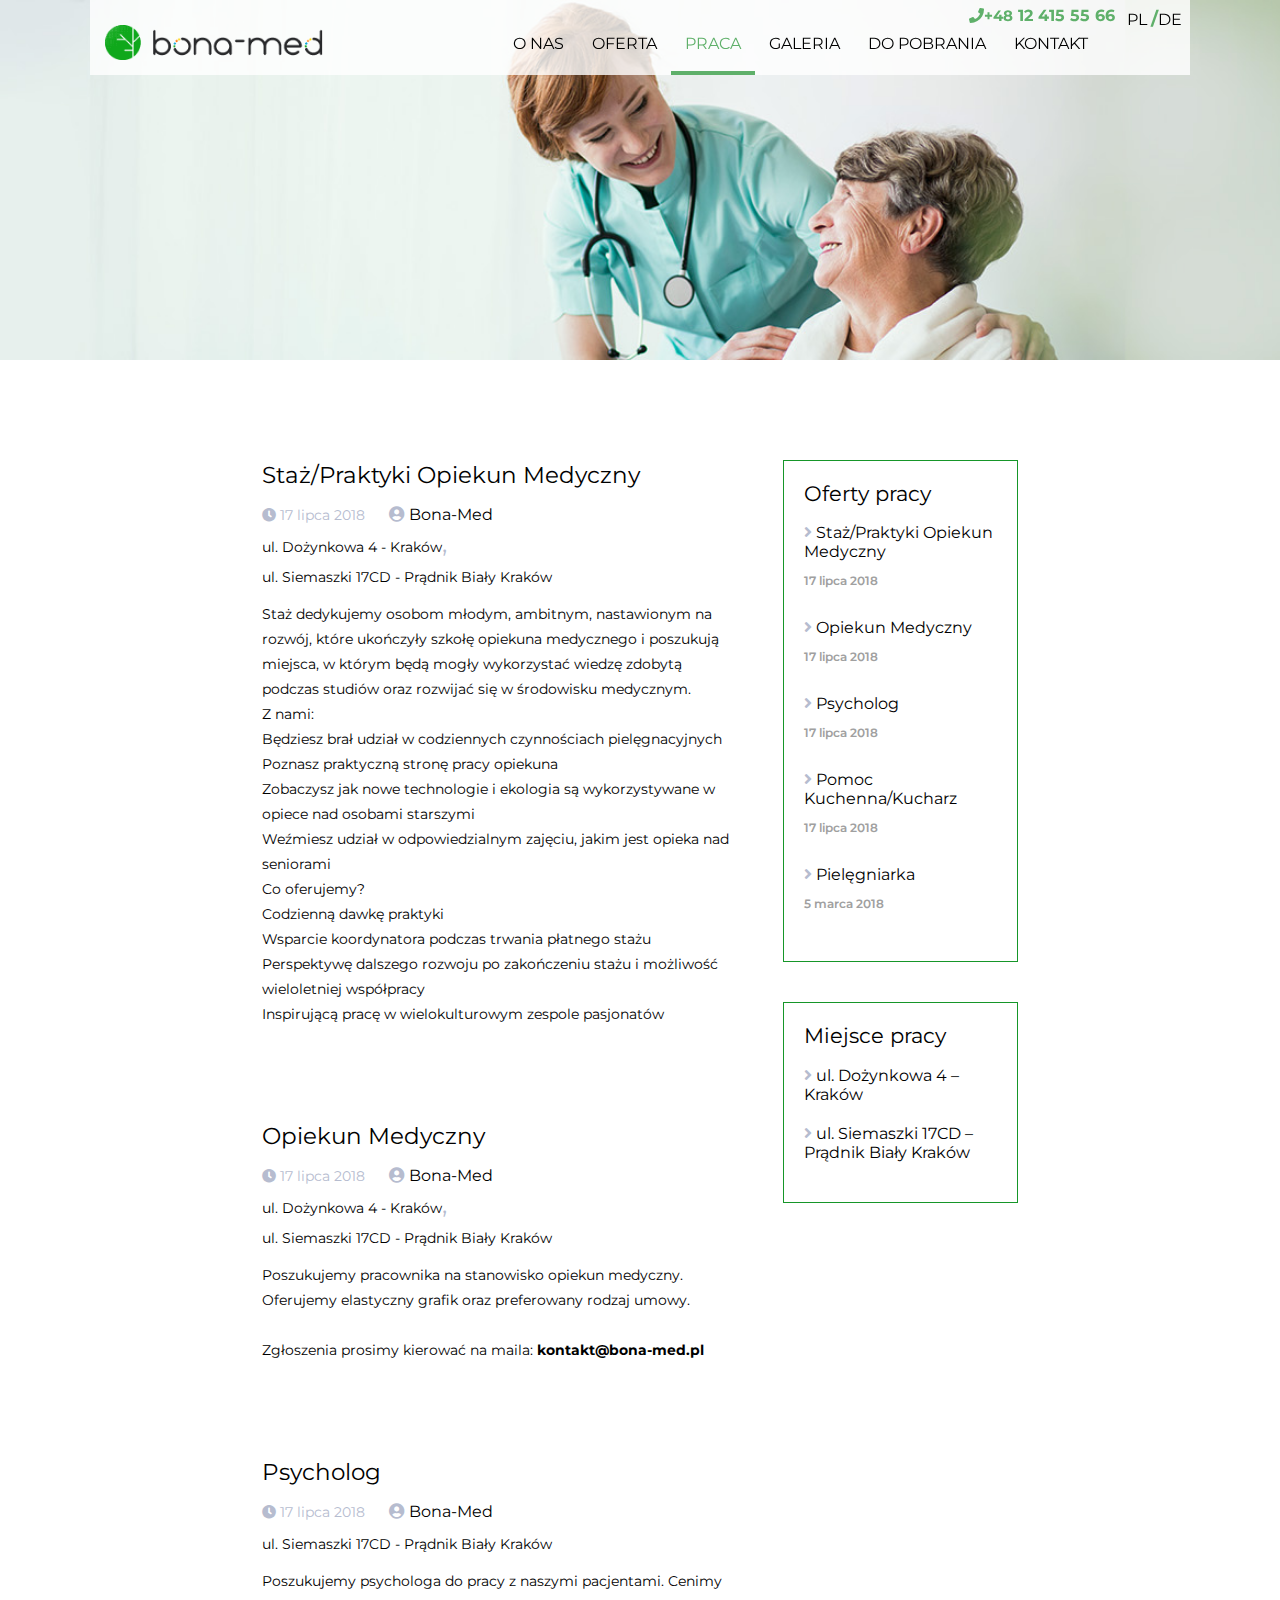
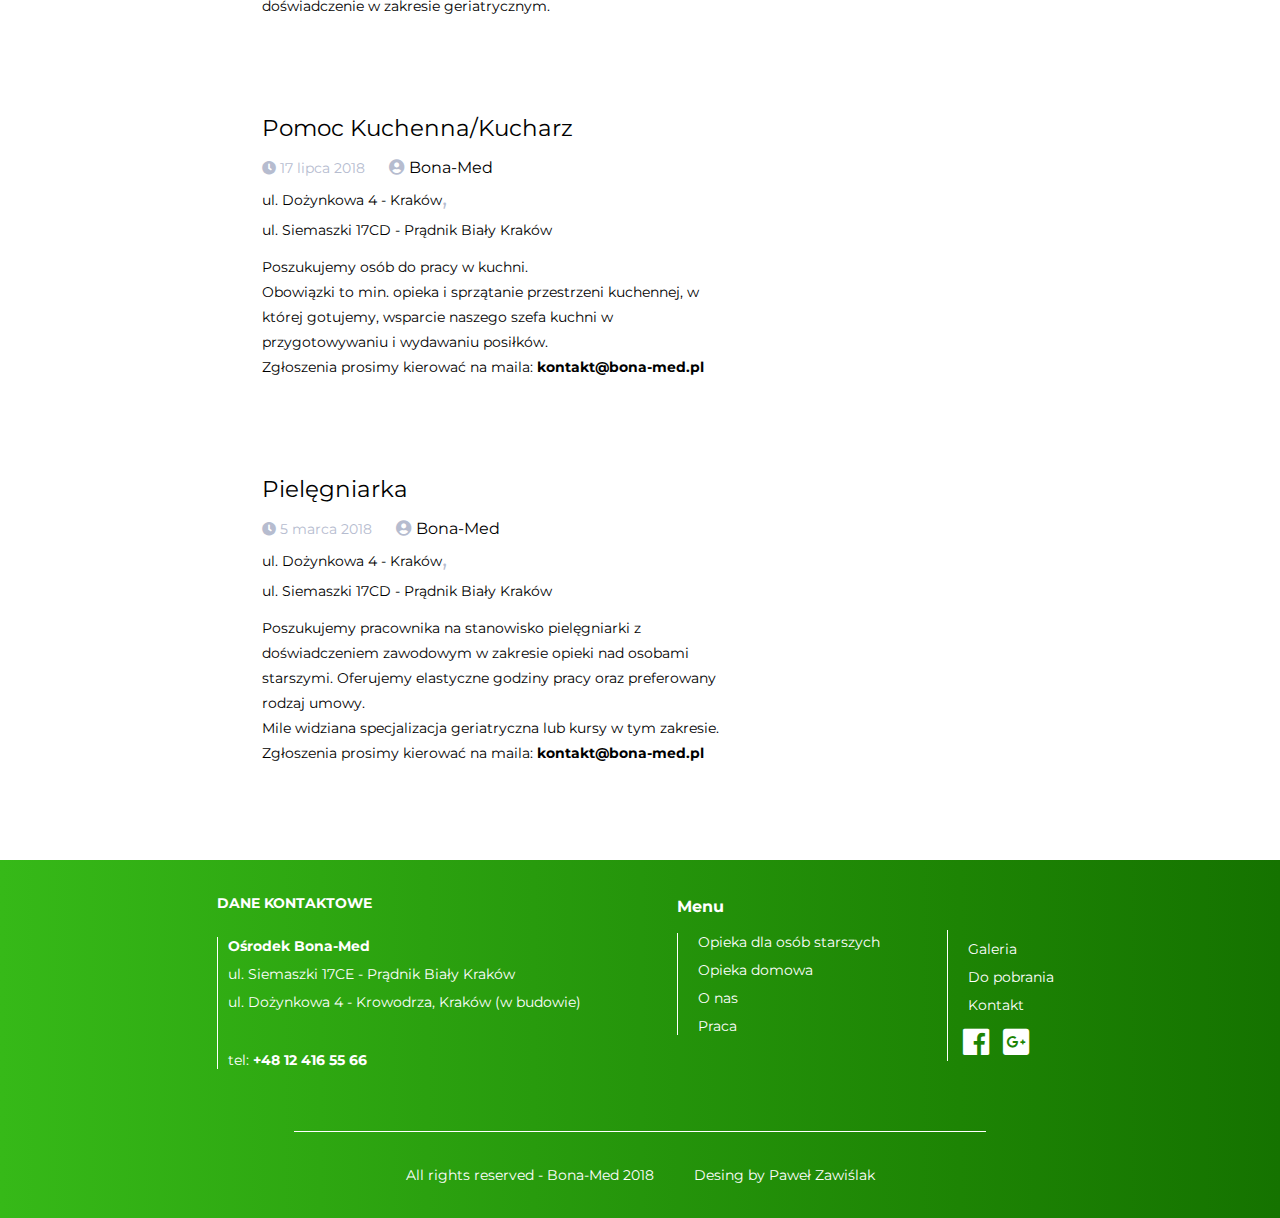
<file: app/podstrony/work.html>
<!DOCTYPE html>
<html lang="en">

<head>
    <meta charset="UTF-8">
    <link rel = "icon" href = "../img/5.PNG">
    <title>Bona-med</title>
    <link href="https://fonts.googleapis.com/css?family=Montserrat:100,100i,200,200i,300,300i,400,400i,500,500i,600,600i,700,700i,800i,900&amp;subset=latin-ext" rel="stylesheet">

    <meta name="viewport" content="width=device-width, initial-scale=1.0">


    <link rel="stylesheet" href="../css/font-awesome-4.7.0/css/font-awesome.min.css">
        <link rel="stylesheet" href="../css/fontawesome-free-5.2.0-web/css/all.min.css">
    <link rel="stylesheet" href="../css/style.css">
    <link rel="stylesheet" href="../css/responsive.css">

    <script src="../js/jquery-3.3.1.min.js" defer></script>
    <script src="../js/nav.js" defer></script>
</head>

<body>
<!--    <nav>
        <a class="logo" href="../index.html"><img src="../img/logo.png" alt="logo Bona-med"></a>
        <ul class="nav-list">
            <li><a href="about-us.html">O nas</a></li>
            <li><a href="offer.html">Oferta</a></li>
            <li class="active"><a class="active-a" href="#">Praca</a></li>
            <li><a href="gallery.html">Galeria</a></li>
            <li><a href="download.html">Do pobrania</a></li>
            <li><a href="contact.html">Kontakt</a></li>
        </ul>
        <div class="nav-number"><span><i class="fa fa-phone" aria-hidden="true"></i>+48</span> 12 415 55 66</div>
        <div class="lenguage">PL <span>/</span>DE</div>
    </nav>-->
    
    <nav class="nav-below">
        <a class="logo logo-below" href="../index.html"><img src="../img/logo.png" alt="logo Bona-med"></a>
        <div class="toggle">
            <div class="hamburger" tabindex="1"></div>
        </div>
        <ul class="nav-list">
            <li><a href="about-us.html" >O nas</a></li>
            <li><a href="offer.html">Oferta</a></li>
            <li class="active"><a href="#" class="active-a">Praca</a></li>
            <li><a href="gallery.html" >Galeria</a></li>
            <li><a href="download.html" >Do pobrania</a></li>
            <li><a href="contact.html">Kontakt</a></li>
            <li class="lenguage-below"><a href="#">-PL-</a></li>
            <li class="lenguage-below"><a href="#">-DE-</a></li>
        </ul>
        <div class="nav-number nav-number-below"><span><i class="fa fa-phone" aria-hidden="true"></i>+48</span> 12 415 55 66</div>
        <div class="lenguage lenguage-none">PL <span>/</span>DE</div>
    </nav>

    <header>
       <div class="background-photo-work"></div>
    </header>
    <section id="work">
        <div class="work-left">
            <div class="job-offer">
                <h2>
                    <a href="">Staż/Praktyki Opiekun Medyczny</a>
                </h2>
                <div class="more-info">
                    <p><i class="fa fa-clock-o" aria-hidden="true"></i> 17 lipca 2018</p>
                    <a class="bonamed" href=""><i class="fa fa-user-circle" aria-hidden="true"></i> Bona-Med</a>
                    <div><i class="fa fa-folder-o" aria-hidden="true"></i><a href=""> ul. Dożynkowa 4 - Kraków</a>, <a href="">ul. Siemaszki 17CD - Prądnik Biały Kraków</a></div>
                </div>
                <p>Staż dedykujemy osobom młodym, ambitnym, nastawionym na rozwój, które ukończyły szkołę opiekuna medycznego i poszukują miejsca, w którym będą mogły wykorzystać wiedzę zdobytą podczas studiów oraz rozwijać się w środowisku medycznym.<br/> Z nami: <br/> Będziesz brał udział w codziennych czynnościach pielęgnacyjnych<br/> Poznasz praktyczną stronę pracy opiekuna <br/> Zobaczysz jak nowe technologie i ekologia są wykorzystywane w opiece nad osobami starszymi<br/> Weźmiesz udział w odpowiedzialnym zajęciu, jakim jest opieka nad seniorami <br/> Co oferujemy? <br/> Codzienną dawkę praktyki <br/> Wsparcie koordynatora podczas trwania płatnego stażu <br/> Perspektywę dalszego rozwoju po zakończeniu stażu i możliwość wieloletniej współpracy <br/> Inspirującą pracę w wielokulturowym zespole pasjonatów</p>
            </div>
            <div class="job-offer">
                <h2><a href="">Opiekun Medyczny</a></h2>
                <div class="more-info">
                    <p><i class="fa fa-clock-o" aria-hidden="true"></i> 17 lipca 2018</p>
                    <a class="bonamed" href=""><i class="fa fa-user-circle" aria-hidden="true"></i> Bona-Med</a>
                    <div><i class="fa fa-folder-o" aria-hidden="true"></i><a href=""> ul. Dożynkowa 4 - Kraków</a>, <a href="">ul. Siemaszki 17CD - Prądnik Biały Kraków</a></div>
                </div>
                <p>Poszukujemy pracownika na stanowisko opiekun medyczny. Oferujemy elastyczny grafik oraz preferowany rodzaj umowy. <br/> <br/> Zgłoszenia prosimy kierować na maila: <strong>kontakt@bona-med.pl</strong></p>
            </div>
            <div class="job-offer">
                <h2><a href="">Psycholog</a></h2>
                <div class="more-info">
                    <p><i class="fa fa-clock-o" aria-hidden="true"></i> 17 lipca 2018</p>
                    <a class="bonamed" href=""><i class="fa fa-user-circle" aria-hidden="true"></i> Bona-Med</a>
                    <div><i class="fa fa-folder-o" aria-hidden="true"></i><a href=""> ul. Siemaszki 17CD - Prądnik Biały Kraków</a></div>
                </div>
                <p>Poszukujemy psychologa do pracy z naszymi pacjentami. Cenimy doświadczenie w zakresie geriatrycznym.</p>
            </div>
            <div class="job-offer">
                <h2><a href="">Pomoc Kuchenna/Kucharz</a></h2>
                <div class="more-info">
                    <p><i class="fa fa-clock-o" aria-hidden="true"></i> 17 lipca 2018</p>
                    <a class="bonamed" href=""><i class="fa fa-user-circle" aria-hidden="true"></i> Bona-Med</a>
                    <div><i class="fa fa-folder-o" aria-hidden="true"></i><a href=""> ul. Dożynkowa 4 - Kraków</a>, <a href="">ul. Siemaszki 17CD - Prądnik Biały Kraków</a></div>
                </div>
                <p>Poszukujemy osób do pracy w kuchni.<br/> Obowiązki to min. opieka i sprzątanie przestrzeni kuchennej, w której gotujemy, wsparcie naszego szefa kuchni w przygotowywaniu i wydawaniu posiłków.<br/> Zgłoszenia prosimy kierować na maila: <strong>kontakt@bona-med.pl</strong></p>
            </div>
            <div class="job-offer">
                <h2><a href="">Pielęgniarka</a></h2>
                <div class="more-info">
                    <p><i class="fa fa-clock-o" aria-hidden="true"></i> 5 marca 2018</p>
                    <a class="bonamed" href=""><i class="fa fa-user-circle" aria-hidden="true"></i> Bona-Med</a>
                    <div><i class="fa fa-folder-o" aria-hidden="true"></i><a href=""> ul. Dożynkowa 4 - Kraków</a>, <a href="">ul. Siemaszki 17CD - Prądnik Biały Kraków</a></div>
                </div>
                <p>Poszukujemy pracownika na stanowisko pielęgniarki z doświadczeniem zawodowym w zakresie opieki nad osobami starszymi. Oferujemy elastyczne godziny pracy oraz preferowany rodzaj umowy.<br/> Mile widziana specjalizacja geriatryczna lub kursy w tym zakresie.<br/> Zgłoszenia prosimy kierować na maila: <strong>kontakt@bona-med.pl</strong></p>
            </div>
        </div>
        <div class="job-place">
            <div class="short-offer">
                <h2>Oferty pracy</h2>
                <div class="one-short">
                    <a href=""><i class="fas fa-angle-right"></i> Staż/Praktyki Opiekun Medyczny</a>
                    <p>17 lipca 2018</p>
                </div>
                <div class="one-short">
                    <a href=""><i class="fas fa-angle-right"></i> Opiekun Medyczny</a>
                    <p>17 lipca 2018</p>
                </div>
                <div class="one-short">
                    <a href=""><i class="fas fa-angle-right"></i> Psycholog</a>
                    <p>17 lipca 2018</p>
                </div>
                <div class="one-short">
                    <a href=""><i class="fas fa-angle-right"></i> Pomoc Kuchenna/Kucharz</a>
                    <p>17 lipca 2018</p>
                </div>
                <div class="one-short">
                    <a href=""><i class="fas fa-angle-right"></i> Pielęgniarka</a>
                    <p>5 marca 2018</p>
                </div>
            </div>
            <div class="places">
                <h2>Miejsce pracy</h2>
                <div class="one-place">
                    <a href=""><i class="fas fa-angle-right"></i> ul. Dożynkowa 4 – Kraków</a>
                </div>
                <div class="one-place">
                    <a href=""><i class="fas fa-angle-right"></i> ul. Siemaszki 17CD – Prądnik Biały Kraków</a>
                </div>
            </div>
        </div>
    </section>
    <footer>
        <div class="footer-up">
            <div class="contact">
                <h3>Dane kontaktowe</h3>
                <div class="contact-details">
                    <h4>Ośrodek Bona-Med</h4>
                    <p>ul. Siemaszki 17CE - Prądnik Biały Kraków</p>
                    <p>ul. Dożynkowa 4 - Krowodrza, Kraków (w budowie)</p>
                    <p>
                        tel: <strong>+48 12 416 55 66</strong>
                    </p>
                </div>
            </div>
            <div class="menu">
                <h3>Menu</h3>
                <div class="menu-details">
                    <a href="">Opieka dla osób starszych</a>
                    <a href="">Opieka domowa</a>
                    <a href="about-us.html">O nas</a>
                    <a href="work.html">Praca</a>
                </div>
            </div>
            <div class="media">
                <a href="gallery.html">Galeria</a>
                <a href="download.html">Do pobrania</a>
                <a href="contact.html">Kontakt</a>
                <a href="" class="fb"><i class="fab fa-facebook"></i></a>
                <a href="" class="google"><i class="fab fa-google-plus-square"></i></a>
            </div>
        </div>
        <div class="footer-down">
            <p>All rights reserved - Bona-Med 2018</p>
            <p>Desing by Paweł Zawiślak</p>
        </div>
    </footer>
</body>

</html>
</file>
<file: app/css/style.css>
@charset "UTF-8";
body {
  margin: 0;
  font-family: Montserrat, sans-serif; }

* {
  box-sizing: border-box; }

nav {
  width: 1100px;
  text-align: center;
  background-color: rgba(185, 191, 201, 0.3);
  margin-left: auto;
  margin-right: auto;
  display: -webkit-box;
  display: -ms-flexbox;
  display: flex;
  -webkit-box-pack: justify;
  -ms-flex-pack: justify;
  justify-content: space-between;
  position: fixed;
  top: 0;
  z-index: 5;
  -webkit-transition: all 0.4s;
  transition: all 0.4s;
  left: 50%;
  -webkit-transform: translateX(-50%);
  transform: translateX(-50%); }
  nav .logo {
    position: relative; }
    nav .logo img {
      left: 15px;
      height: 35px;
      position: absolute;
      bottom: 15px; }
  nav .toggle {
    display: none;
    width: 100%;
    /*        
        .hamburger:focus {
            transform: rotate(45deg) translateY(5px);
            border: none;
        }
        
        .hamburger:focus::after {
            transform: rotate(-90deg) translateX(-4px);
        }*/ }
    nav .toggle .hamburger {
      width: 20px;
      height: 15px;
      border: 0;
      border-top: 2px solid #169629;
      background: transparent;
      position: absolute;
      -webkit-transition: 0.3s -webkit-transform linear;
      transition: 0.3s -webkit-transform linear;
      transition: 0.3s transform linear;
      transition: 0.3s transform linear, 0.3s -webkit-transform linear;
      margin-left: auto;
      margin-right: auto;
      top: 15px;
      right: 30px; }
    nav .toggle .hamburger::before,
    nav .toggle .hamburger::after {
      content: '';
      position: absolute;
      top: 0;
      left: 0;
      width: 100%;
      border-top: 2px solid #169629;
      -webkit-transform: translateY(4px);
      transform: translateY(4px); }
    nav .toggle .hamburger::after {
      -webkit-transform: translateY(11px);
      transform: translateY(11px);
      -webkit-transition: 0.3s -webkit-transform linear;
      transition: 0.3s -webkit-transform linear;
      transition: 0.3s transform linear;
      transition: 0.3s transform linear, 0.3s -webkit-transform linear; }
    nav .toggle .hamburger:hover {
      cursor: pointer; }
  nav ul {
    text-transform: uppercase;
    display: -webkit-box;
    display: -ms-flexbox;
    display: flex;
    -webkit-box-pack: end;
    -ms-flex-pack: end;
    justify-content: flex-end;
    margin: 10px 0 0 0;
    line-height: 70px;
    padding-right: 88px;
    max-height: 65px; }
    nav ul li {
      list-style: none;
      line-height: 60px;
      padding: 4px 14px 0px 14px; }
      nav ul li a {
        text-decoration: none;
        color: #000; }
        nav ul li a:hover {
          color: #1D9D26; }
      nav ul li:hover {
        background-color: rgba(15, 168, 27, 0.1); }
      nav ul li .active-a {
        color: #5FB06A; }
    nav ul .lenguage-below {
      display: none; }
    nav ul .active {
      border-bottom: 4px solid #5FB06A; }
  nav .nav-number {
    position: absolute;
    right: 75px;
    color: #5FB06A;
    font-weight: 700;
    top: 6px; }
    nav .nav-number span {
      font-size: 15px; }
  nav .lenguage {
    position: absolute;
    right: 8px;
    top: 8px; }
    nav .lenguage:hover {
      color: #1D9D26;
      cursor: pointer; }
    nav .lenguage span {
      color: #5FB06A;
      font-size: 18px;
      font-weight: bold; }

.nav-change {
  background-color: #fff;
  -webkit-box-shadow: 0 2px 3px rgba(0, 0, 0, 0.1), 0 9px 10px rgba(0, 0, 0, 0.3);
  box-shadow: 0 2px 3px rgba(0, 0, 0, 0.1), 0 9px 10px rgba(0, 0, 0, 0.3); }

header .slider-background {
  position: relative;
  height: 100vh;
  background-size: contain;
  background-position: center center;
  background-color: black;
  /* slide aktywny */ }
  header .slider-background .slider-arrows {
    position: absolute;
    z-index: 6;
    top: 50%;
    width: 100%; }
    header .slider-background .slider-arrows .prev-slide {
      font-size: 50px;
      left: 2%;
      background-color: transparent;
      position: absolute;
      border: none;
      color: white;
      cursor: pointer; }
    header .slider-background .slider-arrows .next-slide {
      font-size: 50px;
      right: 2%;
      background-color: transparent;
      position: absolute;
      border: none;
      color: white;
      cursor: pointer; }
  header .slider-background .slider-slides-cnt {
    height: 100vh;
    width: 100vp;
    position: relative;
    overflow: hidden; }
  header .slider-background .slider-slide {
    position: absolute;
    left: 0;
    top: 0;
    width: 100%;
    height: 100vh;
    display: -webkit-box;
    display: -ms-flexbox;
    display: flex;
    -webkit-box-pack: center;
    -ms-flex-pack: center;
    justify-content: center;
    -webkit-box-align: center;
    -ms-flex-align: center;
    align-items: center;
    -webkit-box-orient: vertical;
    -webkit-box-direction: normal;
    -ms-flex-direction: column;
    flex-direction: column;
    opacity: 0;
    z-index: 0;
    -webkit-transition: all 2s;
    transition: all 2s; }
    header .slider-background .slider-slide .photo1 {
      background-image: url(../img/Seniors-Chatting-Lets-Talk-Ageing-1920px-1.jpg);
      width: 100%;
      height: 100vh;
      background-position: center;
      background-repeat: no-repeat;
      background-size: cover; }
    header .slider-background .slider-slide .photo2 {
      background-image: url(../img/1920px--Element_hunter_Yuri_Oganessian_on_creating_new_chemical_elements-VPRO-The_Mind_of_the_Universe.ogv.jpg);
      width: 100%;
      height: 100vh;
      background-position: center;
      background-repeat: no-repeat;
      background-size: cover; }
    header .slider-background .slider-slide .photo3 {
      background-image: url(../img/grandparents-2198053_1920.jpg);
      width: 100%;
      height: 100vh;
      background-position: center;
      background-repeat: no-repeat;
      background-size: cover; }
    header .slider-background .slider-slide .photo4 {
      background-image: url(../img/1920px--WIKITONGUES-_David_speaking_Doric_Scots_and_English.webm.jpg);
      width: 100%;
      height: 100vh;
      background-position: center;
      background-repeat: no-repeat;
      background-size: cover; }
  header .slider-background .slider-slide-active {
    z-index: 1;
    opacity: 1; }

header .slider-container {
  width: 1100px;
  display: -webkit-box;
  display: -ms-flexbox;
  display: flex;
  position: absolute;
  left: 50%;
  -webkit-transform: translateX(-50%);
  transform: translateX(-50%);
  bottom: 0;
  text-align: center;
  -webkit-box-sizing: content-box;
  box-sizing: content-box;
  z-index: 2; }
  header .slider-container .slider-box {
    padding: 20px;
    -webkit-box-flex: 1;
    -ms-flex: 1;
    flex: 1;
    display: -webkit-box;
    display: -ms-flexbox;
    display: flex;
    -webkit-box-orient: vertical;
    -webkit-box-direction: normal;
    -ms-flex-direction: column;
    flex-direction: column;
    -webkit-box-align: center;
    -ms-flex-align: center;
    align-items: center;
    background-color: rgba(185, 191, 201, 0.3);
    max-height: 246px;
    margin-bottom: 30px;
    position: relative;
    max-width: 280px; }
    header .slider-container .slider-box h1 {
      margin: 0;
      font-weight: 500;
      font-size: 24px; }
    header .slider-container .slider-box p {
      padding-bottom: 50px; }
    header .slider-container .slider-box button {
      border-radius: 50px;
      position: absolute;
      bottom: 10px;
      line-height: 25px;
      width: 125px;
      background-color: #fff;
      letter-spacing: 2px;
      border: 2px solid #169629;
      font-weight: 700;
      text-transform: uppercase;
      font-size: 14px;
      -webkit-transition: all .4s;
      transition: all .4s; }
      header .slider-container .slider-box button:hover {
        -webkit-box-shadow: 0 2px 3px rgba(0, 0, 0, 0.1), 0 9px 10px rgba(0, 0, 0, 0.3);
        box-shadow: 0 2px 3px rgba(0, 0, 0, 0.1), 0 9px 10px rgba(0, 0, 0, 0.3);
        cursor: pointer; }
      header .slider-container .slider-box button a {
        text-decoration: none;
        color: #000; }
  header .slider-container .first {
    background: linear-gradient(135deg, #fefcea 0%, #f1da36 61%);
    -webkit-transform: scale(1.05);
    transform: scale(1.05);
    border: 5px solid #F1DA36;
    z-index: 3; }
  header .slider-container .buttonFirst {
    border: 2px solid #F1DA36; }
  header .slider-container .second {
    background: linear-gradient(135deg, #ffde4d 29%, #e55f00 100%);
    -webkit-transform: scale(1.05);
    transform: scale(1.05);
    border: 5px solid #EC8014;
    z-index: 3; }
  header .slider-container .buttonSecond {
    border: 50px solid #EC8014;
    background-color: green; }
  header .slider-container .third {
    background: linear-gradient(135deg, #fefcea 0%, #3ab72a 61%);
    -webkit-transform: scale(1.05);
    transform: scale(1.05);
    border: 5px solid #3AB72A; }
  header .slider-container .forth {
    background: linear-gradient(135deg, #7eb8e8 0%, #2a87d8 50%, #1e569a 100%);
    -webkit-transform: scale(1.05);
    transform: scale(1.05);
    border: 5px solid #1F5CA2; }

.slider-button-prev,
.slider-button-next {
  cursor: pointer;
  z-index: 2;
  position: absolute;
  left: 0;
  top: 0;
  width: 4rem;
  height: 100%;
  background: rgba(0, 0, 0, 0.1);
  border: 0;
  text-indent: -999px;
  overflow: hidden; }

.slider-button-next {
  left: auto;
  right: 0; }

.slider-button-prev:focus,
.slider-button-next:focus {
  outline: none; }

.slider-button-prev:before,
.slider-button-next:before {
  content: '<i class="fas fa-angle-left"></i>';
  display: -webkit-box;
  display: -ms-flexbox;
  display: flex;
  -webkit-box-pack: center;
  -ms-flex-pack: center;
  justify-content: center;
  -webkit-box-align: center;
  -ms-flex-align: center;
  align-items: center;
  position: absolute;
  left: 0;
  top: 0;
  width: 100%;
  height: 100%;
  font-size: 2rem;
  color: #fff;
  text-indent: 0; }

.slider-button-next:before {
  content: '>'; }

#below-header .below-header-up {
  display: -webkit-box;
  display: -ms-flexbox;
  display: flex;
  width: 1100px;
  margin-left: auto;
  margin-right: auto;
  font-family: Montserrat, sans-serif;
  padding: 35px 0; }
  #below-header .below-header-up img {
    width: 100%; }
  #below-header .below-header-up .right-side {
    padding-left: 43px;
    /* padding-top: 50px; */
    display: -webkit-box;
    display: -ms-flexbox;
    display: flex;
    -webkit-box-orient: vertical;
    -webkit-box-direction: normal;
    -ms-flex-direction: column;
    flex-direction: column;
    -webkit-box-pack: center;
    -ms-flex-pack: center;
    justify-content: center; }
    #below-header .below-header-up .right-side h2 {
      width: 81%;
      font-weight: 500;
      font-size: 30px; }
    #below-header .below-header-up .right-side p {
      margin-top: 0; }
    #below-header .below-header-up .right-side button {
      width: 250px;
      height: 40px;
      margin-top: 20px;
      background-color: #169629;
      border-radius: 20px;
      border: 0;
      color: #fff;
      font-weight: 600;
      font-size: 15px;
      letter-spacing: 1px;
      font-family: Montserrat, sans-serif;
      -webkit-transition: all 0.4s;
      transition: all 0.4s;
      -webkit-box-shadow: 0 2px 3px rgba(0, 0, 0, 0.1), 0 3px 7px rgba(0, 0, 0, 0.8);
      box-shadow: 0 2px 3px rgba(0, 0, 0, 0.1), 0 3px 7px rgba(0, 0, 0, 0.8);
      margin-bottom: 100px;
      width: 200px; }
      #below-header .below-header-up .right-side button:hover {
        -webkit-box-shadow: 0 2px 3px rgba(0, 0, 0, 0.1), 0 9px 10px rgba(0, 0, 0, 0.3);
        box-shadow: 0 2px 3px rgba(0, 0, 0, 0.1), 0 9px 10px rgba(0, 0, 0, 0.3);
        cursor: pointer; }

.below-header-down {
  height: 322px;
  position: relative;
  background-color: #F5F5F5;
  display: -webkit-box;
  display: -ms-flexbox;
  display: flex;
  -webkit-box-align: center;
  -ms-flex-align: center;
  align-items: center;
  -webkit-box-pack: center;
  -ms-flex-pack: center;
  justify-content: center; }
  .below-header-down .container-box {
    display: -webkit-box;
    display: -ms-flexbox;
    display: flex; }
    .below-header-down .container-box .boxes {
      width: 350px;
      height: 150px;
      margin: 0px 15px;
      display: -webkit-box;
      display: -ms-flexbox;
      display: flex;
      -webkit-box-pack: center;
      -ms-flex-pack: center;
      justify-content: center;
      display: flex;
      -webkit-box-align: center;
      -ms-flex-align: center;
      align-items: center;
      z-index: 1; }
      .below-header-down .container-box .boxes img {
        height: 90px;
        padding-left: 25px; }
      .below-header-down .container-box .boxes p {
        padding-left: 20px;
        font-size: 21px; }
    .below-header-down .container-box .box1 {
      background-color: #FBDB3A; }
    .below-header-down .container-box .box2 {
      background-color: #F39F1E; }
    .below-header-down .container-box .box3 {
      background-color: #24B9DB; }
  .below-header-down .tree {
    position: absolute;
    right: 0; }

footer {
  background-image: -webkit-gradient(linear, left top, right top, from(#36b918), color-stop(#2ea711), color-stop(#25950b), color-stop(#1d8404), to(#157300));
  background-image: linear-gradient(to right, #36b918, #2ea711, #25950b, #1d8404, #157300);
  color: #fff;
  font-size: 14px; }
  footer .footer-up {
    display: -webkit-box;
    display: -ms-flexbox;
    display: flex;
    -webkit-box-pack: space-evenly;
    -ms-flex-pack: space-evenly;
    justify-content: space-evenly;
    width: 75%;
    margin-left: auto;
    margin-right: auto; }
    footer .footer-up .contact {
      padding: 20px 40px 20px 0; }
      footer .footer-up .contact h3 {
        text-transform: uppercase;
        font-size: 14px;
        margin-bottom: 25px; }
      footer .footer-up .contact .contact-details {
        padding-left: 10px;
        border-left: 1px solid #fff; }
        footer .footer-up .contact .contact-details h4,
        footer .footer-up .contact .contact-details p {
          margin: 10px 0; }
          footer .footer-up .contact .contact-details h4:last-child,
          footer .footer-up .contact .contact-details p:last-child {
            margin: 40px 0 0 0; }
    footer .footer-up a {
      display: block;
      text-decoration: none;
      color: #fff;
      margin: 10px; }
      footer .footer-up a:hover {
        color: #2c6b36; }
    footer .footer-up .menu {
      padding: 20px 0px 20px 0; }
      footer .footer-up .menu .menu-details {
        padding-left: 10px;
        border-left: 1px solid #fff; }
    footer .footer-up .media {
      margin: 70px 0;
      padding-left: 10px;
      border-left: 1px solid #fff; }
      footer .footer-up .media .fb,
      footer .footer-up .media .google {
        display: inline-block;
        font-size: 30px;
        margin: 0 5px; }
  footer .footer-down {
    display: -webkit-box;
    display: -ms-flexbox;
    display: flex;
    -webkit-box-pack: center;
    -ms-flex-pack: center;
    justify-content: center;
    border-top: 1px solid;
    width: 54%;
    margin-left: auto;
    margin-right: auto; }
    footer .footer-down p {
      padding: 20px; }

body {
  margin: 0;
  font-family: Montserrat, sans-serif; }

* {
  box-sizing: border-box; }

nav {
  background-color: rgba(255, 255, 255, 0.8); }

header .background-photo-about {
  background-image: url(../img/bona-med_sub1_onas_slajder-2.jpg);
  background-position: center;
  background-repeat: no-repeat;
  background-size: cover;
  height: 40vh; }

section .bookmark {
  display: -webkit-box;
  display: -ms-flexbox;
  display: flex;
  -webkit-box-pack: center;
  -ms-flex-pack: center;
  justify-content: center; }
  section .bookmark a {
    line-height: 65px;
    border-top: 1px solid #1B9B27;
    border-bottom: 1px solid #1B9B27;
    width: 260px;
    text-align: center;
    margin: 20px;
    font-size: 14px;
    text-decoration: none;
    color: #000; }
    section .bookmark a:hover {
      cursor: pointer;
      border-top-color: #FFC89B;
      border-bottom-color: #FFC89B; }
      section .bookmark a:hover i {
        color: #FFC89B; }

section .about-firm {
  display: -webkit-box;
  display: -ms-flexbox;
  display: flex;
  width: 66%;
  margin-left: auto;
  margin-right: auto;
  font-family: Montserrat, sans-serif;
  padding-left: 60px;
  padding-top: 70px; }
  section .about-firm img {
    width: 311px;
    height: 302px; }
  section .about-firm .right-side {
    padding-left: 73px;
    display: -webkit-box;
    display: -ms-flexbox;
    display: flex;
    -webkit-box-orient: vertical;
    -webkit-box-direction: normal;
    -ms-flex-direction: column;
    flex-direction: column;
    -webkit-box-pack: center;
    -ms-flex-pack: center;
    justify-content: center; }
    section .about-firm .right-side h2 {
      font-weight: 500;
      font-size: 30px; }
    section .about-firm .right-side p {
      margin-top: 0;
      font-size: 15px;
      line-height: 25px;
      width: 110%;
      padding-bottom: 20px; }

#centers {
  text-align: center;
  background-color: #F5F5F5; }
  #centers h2 {
    padding-top: 80px;
    padding-bottom: 48px;
    margin: 0; }
  #centers .photos {
    display: -webkit-box;
    display: -ms-flexbox;
    display: flex;
    -webkit-box-pack: center;
    -ms-flex-pack: center;
    justify-content: center; }
    #centers .photos p {
      font-size: 14px; }
    #centers .photos .left {
      padding-right: 58px; }
      #centers .photos .left div {
        background-image: url(../img/osrodek-siemaszki.jpg);
        width: 454px;
        height: 340px; }
    #centers .photos .right {
      padding-left: 58px; }
      #centers .photos .right div {
        background-image: url(../img/osrodki.jpg);
        width: 454px;
        height: 340px; }
  #centers button {
    width: 250px;
    height: 40px;
    margin-top: 20px;
    background-color: #169629;
    border-radius: 20px;
    border: 0;
    color: #fff;
    font-weight: 600;
    font-size: 15px;
    letter-spacing: 1px;
    font-family: Montserrat, sans-serif;
    -webkit-transition: all 0.4s;
    transition: all 0.4s;
    -webkit-box-shadow: 0 2px 3px rgba(0, 0, 0, 0.1), 0 3px 7px rgba(0, 0, 0, 0.8);
    box-shadow: 0 2px 3px rgba(0, 0, 0, 0.1), 0 3px 7px rgba(0, 0, 0, 0.8);
    margin-bottom: 100px; }
    #centers button:hover {
      -webkit-box-shadow: 0 2px 3px rgba(0, 0, 0, 0.1), 0 9px 10px rgba(0, 0, 0, 0.3);
      box-shadow: 0 2px 3px rgba(0, 0, 0, 0.1), 0 9px 10px rgba(0, 0, 0, 0.3);
      cursor: pointer; }

#opinion {
  text-align: center;
  position: relative;
  padding-bottom: 70px;
  /* slider dots */ }
  #opinion h2 {
    margin: 0;
    padding-top: 60px; }
  #opinion .opinion-container {
    float: left; }
    #opinion .opinion-container .photo-of-book img {
      width: 480px; }
  #opinion .opinion-slider-container {
    width: 59%;
    float: left;
    overflow: hidden;
    margin-left: 10px; }
    #opinion .opinion-slider-container .opinion-slider {
      position: relative;
      padding-top: 50px;
      overflow: hidden;
      height: 330px;
      float: left;
      width: 75%; }
      #opinion .opinion-slider-container .opinion-slider .opinion-slides {
        font-size: 14px;
        position: absolute;
        width: 50%;
        height: 25%; }
        #opinion .opinion-slider-container .opinion-slider .opinion-slides img {
          float: left; }
        #opinion .opinion-slider-container .opinion-slider .opinion-slides p {
          text-align: left;
          padding-top: 25px;
          padding-left: 70px; }
        #opinion .opinion-slider-container .opinion-slider .opinion-slides .name {
          text-align: right; }
  #opinion .clear {
    clear: both; }
  #opinion .slider-dots {
    display: -webkit-box;
    display: -ms-flexbox;
    display: flex;
    -webkit-box-pack: left;
    -ms-flex-pack: left;
    justify-content: left;
    list-style: none;
    position: absolute;
    right: 100px;
    bottom: 150px; }
  #opinion .slider-dots-button {
    background: transparent;
    width: 2rem;
    height: 2rem;
    border: 0;
    text-indent: -999px;
    overflow: hidden;
    cursor: pointer;
    position: relative; }
  #opinion .slider-dots-button:before {
    content: '';
    position: absolute;
    left: 50%;
    top: 50%;
    -webkit-transform: translate(-50%, -50%);
    transform: translate(-50%, -50%);
    background: transparent;
    width: 0.9rem;
    height: 0.9rem;
    border-radius: 50%;
    -webkit-transition: 0.5s all;
    transition: 0.5s all;
    background-color: #E1DCD9;
    outline: none; }
  #opinion .slider-dots-element-active .slider-dots-button:before {
    background: #36B918;
    -webkit-transform: translate(-50%, -50%) scale(1.2);
    transform: translate(-50%, -50%) scale(1.2); }
  #opinion .slider-dots-button:focus {
    outline: none; }

header .background-photo-offer {
  background-image: url(../img/bona-med_sub2_oferta_slajder.jpg);
  background-position: center;
  background-repeat: no-repeat;
  background-size: cover;
  height: 40vh; }

#akt h2 {
  text-align: center;
  margin-top: 90px;
  margin-bottom: 70px;
  font-weight: 400; }

#akt .akt-container {
  display: -webkit-box;
  display: -ms-flexbox;
  display: flex;
  -webkit-box-pack: center;
  -ms-flex-pack: center;
  justify-content: center;
  width: 57%;
  margin-right: auto;
  margin-left: auto; }
  #akt .akt-container .left-side,
  #akt .akt-container .right-side {
    text-align: justify;
    font-size: 14px; }
    #akt .akt-container .left-side h3,
    #akt .akt-container .right-side h3 {
      margin-bottom: 5px;
      font-weight: 500;
      font-size: 17px; }
    #akt .akt-container .left-side p,
    #akt .akt-container .right-side p {
      margin-top: 0;
      margin-bottom: 65px; }
  #akt .akt-container .left-side {
    flex: 1; }
  #akt .akt-container .right-side {
    padding-left: 30px;
    flex: 1; }
    #akt .akt-container .right-side .right-photo {
      background-image: url(../img/dzialamybonamed-539x283.png);
      height: 50%;
      width: 100%;
      background-position: center;
      background-repeat: no-repeat;
      background-size: cover; }
    #akt .akt-container .right-side img {
      width: 450px; }

.admission-rules {
  background-color: #F5F5F5;
  padding-top: 65px;
  padding-bottom: 40px; }
  .admission-rules .admission-rules-container {
    display: -webkit-box;
    display: -ms-flexbox;
    display: flex;
    -webkit-box-pack: center;
    -ms-flex-pack: center;
    justify-content: center;
    width: 57%;
    margin-right: auto;
    margin-left: auto; }
    .admission-rules .admission-rules-container .left-side,
    .admission-rules .admission-rules-container .right-side {
      width: 50%;
      font-size: 14px;
      text-align: justify; }
      .admission-rules .admission-rules-container .left-side h3,
      .admission-rules .admission-rules-container .right-side h3 {
        margin-bottom: 5px;
        font-weight: 500;
        font-size: 17px; }
      .admission-rules .admission-rules-container .left-side p,
      .admission-rules .admission-rules-container .right-side p {
        line-height: 25px; }
      .admission-rules .admission-rules-container .left-side ul,
      .admission-rules .admission-rules-container .right-side ul {
        list-style-type: none;
        padding-left: 16px; }
        .admission-rules .admission-rules-container .left-side ul li,
        .admission-rules .admission-rules-container .right-side ul li {
          position: relative;
          padding-bottom: 20px; }
        .admission-rules .admission-rules-container .left-side ul li::before,
        .admission-rules .admission-rules-container .right-side ul li::before {
          content: "•";
          color: #F29D1D;
          display: inline-block;
          width: 22px;
          margin-left: -24px;
          font-size: 56px;
          position: absolute;
          top: -70%; }
        .admission-rules .admission-rules-container .left-side ul li:first-of-type::before,
        .admission-rules .admission-rules-container .left-side ul li:last-of-type::before,
        .admission-rules .admission-rules-container .right-side ul li:first-of-type::before,
        .admission-rules .admission-rules-container .right-side ul li:last-of-type::before {
          top: -48%; }
    .admission-rules .admission-rules-container .right-side {
      padding-left: 40px; }
      .admission-rules .admission-rules-container .right-side ul {
        list-style-type: none; }
        .admission-rules .admission-rules-container .right-side ul li {
          text-align: left; }
        .admission-rules .admission-rules-container .right-side ul li:first-of-type::before,
        .admission-rules .admission-rules-container .right-side ul li:last-of-type::before {
          top: -70%; }
  .admission-rules .decision {
    width: 43%;
    text-align: center;
    margin: auto auto 40px;
    font-weight: 700;
    padding: 20px 55px;
    border: 1px solid #f4c071;
    font-size: 14px;
    margin-bottom: 0; }

#provide {
  text-align: center; }
  #provide h2 {
    text-align: center;
    margin-top: 90px;
    margin-bottom: 70px;
    font-weight: 400; }
  #provide .provide-up {
    text-align: left;
    width: 55%;
    margin: auto; }
    #provide .provide-up h3 {
      font-weight: 500;
      font-size: 17px; }
    #provide .provide-up .provide-side-container {
      display: -webkit-box;
      display: -ms-flexbox;
      display: flex;
      -webkit-box-pack: start;
      -ms-flex-pack: start;
      justify-content: flex-start;
      margin-top: 35px; }
      #provide .provide-up .provide-side-container p {
        font-size: 14px;
        margin-bottom: 30px;
        line-height: 25px; }
      #provide .provide-up .provide-side-container .left-side,
      #provide .provide-up .provide-side-container .right-side {
        width: 50%; }
        #provide .provide-up .provide-side-container .left-side h3,
        #provide .provide-up .provide-side-container .right-side h3 {
          font-weight: 700; }
          #provide .provide-up .provide-side-container .left-side h3 span,
          #provide .provide-up .provide-side-container .right-side h3 span {
            color: #F3A123; }
      #provide .provide-up .provide-side-container .right-side p {
        margin-bottom: 0; }

.comercial {
  width: 57%;
  margin: auto;
  text-align: left;
  margin-top: 100px; }
  .comercial h3 {
    font-weight: 500;
    font-size: 17px;
    padding-bottom: 25px;
    padding-left: 4px; }
  .comercial .options {
    display: -webkit-box;
    display: -ms-flexbox;
    display: flex; }
    .comercial .options .left-side,
    .comercial .options .right-side {
      width: 50%; }
      .comercial .options .left-side div,
      .comercial .options .right-side div {
        display: -webkit-box;
        display: -ms-flexbox;
        display: flex; }
        .comercial .options .left-side div img,
        .comercial .options .right-side div img {
          height: 50px; }
        .comercial .options .left-side div p,
        .comercial .options .right-side div p {
          margin: auto;
          padding-left: 30px;
          font-size: 14px;
          width: 87%;
          padding-bottom: 20px; }

#help {
  text-align: center;
  background-color: #F5F5F5;
  padding-bottom: 50px; }
  #help h2 {
    padding-top: 90px;
    margin-bottom: 70px;
    font-weight: 400; }
  #help p {
    width: 55%;
    margin: auto; }

#questions {
  text-align: center; }
  #questions h2 {
    text-align: center;
    margin-top: 90px;
    margin-bottom: 70px;
    font-weight: 400; }
  #questions h3 {
    font-weight: 400;
    padding-bottom: 40px; }
  #questions form {
    display: -webkit-box;
    display: -ms-flexbox;
    display: flex;
    -webkit-box-pack: center;
    -ms-flex-pack: center;
    justify-content: center; }
    #questions form .left-side,
    #questions form .right-side {
      display: -webkit-box;
      display: -ms-flexbox;
      display: flex;
      -webkit-box-orient: vertical;
      -webkit-box-direction: normal;
      -ms-flex-direction: column;
      flex-direction: column; }
      #questions form .left-side input,
      #questions form .left-side textarea,
      #questions form .right-side input,
      #questions form .right-side textarea {
        border: 1px solid #e8e8e8;
        border-radius: 25px;
        padding: 5px 5px 5px 10px;
        width: 350px;
        height: 32px;
        font-family: Montserrat, sans-serif;
        font-size: 15px;
        margin-bottom: 20px; }
    #questions form .right-side {
      margin-left: 70px; }
      #questions form .right-side textarea {
        height: 80px; }
    #questions form button {
      width: 106px;
      height: 30px;
      margin-top: 120px;
      background-color: #169629;
      border-radius: 20px;
      border: 0;
      color: #fff;
      font-weight: 600;
      font-size: 15px;
      letter-spacing: 1px;
      font-family: Montserrat, sans-serif;
      -webkit-transition: all 0.4s;
      transition: all 0.4s;
      -webkit-box-shadow: 0 2px 3px rgba(0, 0, 0, 0.1), 0 3px 7px rgba(0, 0, 0, 0.8);
      box-shadow: 0 2px 3px rgba(0, 0, 0, 0.1), 0 3px 7px rgba(0, 0, 0, 0.8);
      position: absolute;
      margin-left: 430px; }
      #questions form button:hover {
        -webkit-box-shadow: 0 2px 3px rgba(0, 0, 0, 0.1), 0 9px 10px rgba(0, 0, 0, 0.3);
        box-shadow: 0 2px 3px rgba(0, 0, 0, 0.1), 0 9px 10px rgba(0, 0, 0, 0.3);
        cursor: pointer; }
  #questions .telefon-header {
    padding-top: 100px; }
  #questions .form-down {
    padding-bottom: 30px; }
    #questions .form-down .right-side {
      display: inline-block; }
      #questions .form-down .right-side .number {
        width: 50px; }
    #questions .form-down .button-down {
      margin-top: 50px; }

header .background-photo-work {
  background-image: url(../img/bona-med_praca.jpg);
  background-position: center;
  background-repeat: no-repeat;
  background-size: cover;
  height: 40vh; }

#work {
  display: -webkit-box;
  display: -ms-flexbox;
  display: flex;
  width: 59%;
  margin: auto;
  padding-top: 100px; }
  #work .work-left {
    -webkit-box-flex: 2;
    -ms-flex: 2;
    flex: 2;
    padding-right: 50px; }
    #work .work-left .job-offer {
      padding-bottom: 80px; }
      #work .work-left .job-offer h2 {
        margin: 0; }
        #work .work-left .job-offer h2 a {
          text-decoration: none;
          color: #000;
          font-weight: 400;
          font-size: 23px; }
          #work .work-left .job-offer h2 a:hover {
            color: #1C9D26; }
      #work .work-left .job-offer .more-info p {
        margin-bottom: 0px; }
      #work .work-left .job-offer .more-info i {
        color: #B6BCCF; }
      #work .work-left .job-offer .more-info p {
        color: #B6BCCF;
        display: inline-block; }
      #work .work-left .job-offer .more-info .bonamed {
        display: inline-block;
        padding-left: 20px; }
        #work .work-left .job-offer .more-info .bonamed i {
          color: #B6BCCF; }
      #work .work-left .job-offer .more-info a {
        text-decoration: none;
        color: #000;
        display: block; }
        #work .work-left .job-offer .more-info a:hover {
          color: #1C9D26; }
      #work .work-left .job-offer .more-info div {
        font-size: 25px;
        color: #B6BCCF; }
        #work .work-left .job-offer .more-info div i,
        #work .work-left .job-offer .more-info div a {
          display: inline-block;
          font-size: 14px; }
        #work .work-left .job-offer .more-info div a:hover {
          color: #1C9D26; }
      #work .work-left .job-offer p {
        font-size: 14px;
        line-height: 25px; }
  #work .job-place {
    -webkit-box-flex: 1;
    -ms-flex: 1;
    flex: 1; }
    #work .job-place .short-offer,
    #work .job-place .places {
      border: 1px solid #169629;
      padding: 20px;
      margin-bottom: 40px; }
      #work .job-place .short-offer h2,
      #work .job-place .places h2 {
        margin-top: 0;
        font-weight: 400;
        font-size: 21px; }
      #work .job-place .short-offer .one-short a,
      #work .job-place .places .one-short a {
        text-decoration: none;
        color: #000; }
        #work .job-place .short-offer .one-short a:hover,
        #work .job-place .places .one-short a:hover {
          color: #1C9D26; }
        #work .job-place .short-offer .one-short a i,
        #work .job-place .places .one-short a i {
          color: #B6BCCF; }
      #work .job-place .short-offer .one-short p,
      #work .job-place .places .one-short p {
        font-size: 12px;
        font-weight: 600;
        color: #A0A0A0;
        margin-bottom: 30px; }
    #work .job-place .places .one-place {
      margin-bottom: 20px; }
      #work .job-place .places .one-place a {
        text-decoration: none;
        color: #000;
        margin-bottom: 30px; }
        #work .job-place .places .one-place a:hover {
          color: #1C9D26; }
        #work .job-place .places .one-place a i {
          color: #B6BCCF; }

header .background-photo-gallery {
  background-image: url(../img/bona-med_sub4_galeria_slajder.jpg);
  background-position: center;
  background-repeat: no-repeat;
  background-size: cover;
  height: 40vh; }

#gallery .gallery-container {
  display: -webkit-box;
  display: -ms-flexbox;
  display: flex;
  margin: auto;
  width: 60%;
  padding: 50px 0; }
  #gallery .gallery-container .left-gallery {
    margin-right: 40px; }
    #gallery .gallery-container .left-gallery h3 {
      margin-top: 100px;
      font-size: 25px;
      font-weight: 500;
      margin-bottom: 40px; }
    #gallery .gallery-container .left-gallery p {
      font-size: 14px; }

#gallery .photos-container {
  display: -webkit-box;
  display: -ms-flexbox;
  display: flex;
  -ms-flex-flow: wrap;
  flex-flow: wrap;
  width: 57%;
  margin: auto;
  -webkit-box-pack: space-evenly;
  -ms-flex-pack: space-evenly;
  justify-content: space-evenly;
  margin-bottom: 30px; }
  #gallery .photos-container .photos {
    width: 24%;
    height: 130px;
    background-position: center;
    margin-bottom: 10px;
    background-size: cover;
    -webkit-transition: all 0.4s;
    transition: all 0.4s; }
    #gallery .photos-container .photos:hover {
      -webkit-transform: scale(1.1);
      transform: scale(1.1);
      cursor: pointer; }
  #gallery .photos-container .photo1 {
    background-image: url(../img/gallery/1.jpg); }
  #gallery .photos-container .photo2 {
    background-image: url(../img/gallery/2.jpg); }
  #gallery .photos-container .photo3 {
    background-image: url(../img/gallery/3.jpg); }
  #gallery .photos-container .photo4 {
    background-image: url(../img/gallery/4.jpg); }
  #gallery .photos-container .photo5 {
    background-image: url(../img/gallery/5.jpg); }
  #gallery .photos-container .photo6 {
    background-image: url(../img/gallery/6.jpg); }
  #gallery .photos-container .photo7 {
    background-image: url(../img/gallery/7.jpg); }
  #gallery .photos-container .photo8 {
    background-image: url(../img/gallery/8.jpg); }
  #gallery .photos-container .photo9 {
    background-image: url(../img/gallery/9.jpg); }
  #gallery .photos-container .photo10 {
    background-image: url(../img/gallery/10.jpg); }
  #gallery .photos-container .photo11 {
    background-image: url(../img/gallery/11.jpg); }
  #gallery .photos-container .photo12 {
    background-image: url(../img/gallery/12.jpg); }
  #gallery .photos-container .photo13 {
    background-image: url(../img/gallery/13.jpg); }
  #gallery .photos-container .photo14 {
    background-image: url(../img/gallery/14.jpg); }
  #gallery .photos-container .photo15 {
    background-image: url(../img/gallery/15.jpg); }
  #gallery .photos-container .photo16 {
    background-image: url(../img/gallery/16.jpg); }
  #gallery .photos-container .photo17 {
    background-image: url(../img/gallery/17.jpg); }
  #gallery .photos-container .photo18 {
    background-image: url(../img/gallery/18.jpg); }
  #gallery .photos-container .photo19 {
    background-image: url(../img/gallery/19.jpg); }
  #gallery .photos-container .photo20 {
    background-image: url(../img/gallery/20.jpg); }
  #gallery .photos-container .photo21 {
    background-image: url(../img/gallery/21.jpg); }
  #gallery .photos-container .photo22 {
    background-image: url(../img/gallery/22.jpg); }

.box-big-photo {
  height: 0;
  background-color: #fff;
  width: 0;
  z-index: 5;
  position: fixed;
  top: 0; }

.newBigPhoto {
  height: 90vh;
  max-width: 80%;
  margin-left: auto;
  margin-right: auto;
  margin-top: 2.5%;
  background-size: contain;
  background-position: center;
  background-repeat: no-repeat; }

.cross {
  position: absolute;
  top: 30px;
  right: 50px;
  font-size: 50px; }
  .cross:hover {
    color: #D8D6D2;
    cursor: pointer; }

.left-arrow {
  position: absolute;
  top: 50%;
  left: 50px;
  font-size: 50px; }
  .left-arrow:hover {
    color: #D8D6D2;
    cursor: pointer; }

.right-arrow {
  position: absolute;
  top: 50%;
  right: 50px;
  font-size: 50px; }
  .right-arrow:hover {
    color: #D8D6D2;
    cursor: pointer; }

.max-photo {
  z-index: 6;
  margin: auto;
  height: 90vh; }

header .background-photo-download {
  background-image: url(../img/bona-med_dopobrania.jpg);
  background-position: center;
  background-repeat: no-repeat;
  background-size: cover;
  height: 40vh; }

#download .documents h2 {
  text-align: center;
  margin-top: 90px;
  margin-bottom: 70px;
  font-weight: 400; }

#download .documents .documents-container {
  display: -webkit-box;
  display: -ms-flexbox;
  display: flex;
  -webkit-box-pack: center;
  -ms-flex-pack: center;
  justify-content: center;
  width: 57%;
  margin-right: auto;
  margin-left: auto; }
  #download .documents .documents-container .left-document,
  #download .documents .documents-container .right-document {
    text-align: left;
    font-size: 14px;
    -webkit-box-flex: 1;
    -ms-flex: 1;
    flex: 1; }
    #download .documents .documents-container .left-document h3,
    #download .documents .documents-container .right-document h3 {
      margin-top: 0;
      margin-bottom: 5px;
      font-weight: 700;
      font-size: 16px; }
    #download .documents .documents-container .left-document .main-list,
    #download .documents .documents-container .right-document .main-list {
      padding-left: 10px;
      font-size: 16px; }
      #download .documents .documents-container .left-document .main-list li,
      #download .documents .documents-container .right-document .main-list li {
        font-size: 16px;
        padding-bottom: 16px; }
        #download .documents .documents-container .left-document .main-list li ol li:first-of-type,
        #download .documents .documents-container .right-document .main-list li ol li:first-of-type {
          padding-top: 16px; }
        #download .documents .documents-container .left-document .main-list li ol li:last-of-type,
        #download .documents .documents-container .right-document .main-list li ol li:last-of-type {
          padding-bottom: 0; }
  #download .documents .documents-container .right-document {
    margin-left: 50px; }
    #download .documents .documents-container .right-document .main-list {
      padding-left: 22px; }

#download .download-files {
  text-align: center;
  background-color: #F5F5F5;
  padding-bottom: 65px; }
  #download .download-files h2 {
    padding-top: 60px;
    padding-bottom: 50px;
    font-weight: 400;
    font-size: 25px; }
  #download .download-files .download-files-container {
    display: -webkit-box;
    display: -ms-flexbox;
    display: flex;
    width: 55%;
    margin: auto;
    -webkit-box-pack: space-evenly;
    -ms-flex-pack: space-evenly;
    justify-content: space-evenly; }
    #download .download-files .download-files-container .files {
      -webkit-box-flex: 1;
      -ms-flex: 1;
      flex: 1;
      font-weight: 500; }
      #download .download-files .download-files-container .files p {
        min-height: 38px; }
      #download .download-files .download-files-container .files button {
        border-radius: 50px;
        position: absolute;
        bottom: 10px;
        line-height: 25px;
        width: 125px;
        background-color: #fff;
        letter-spacing: 2px;
        border: 2px solid #169629;
        font-weight: 700;
        text-transform: uppercase;
        font-size: 14px;
        -webkit-transition: all .4s;
        transition: all .4s;
        position: static; }
        #download .download-files .download-files-container .files button:hover {
          -webkit-box-shadow: 0 2px 3px rgba(0, 0, 0, 0.1), 0 9px 10px rgba(0, 0, 0, 0.3);
          box-shadow: 0 2px 3px rgba(0, 0, 0, 0.1), 0 9px 10px rgba(0, 0, 0, 0.3);
          cursor: pointer; }

header .background-photo-contact {
  background-image: url(../img/bona-med_kontak.jpg);
  background-position: center;
  background-repeat: no-repeat;
  background-size: cover;
  height: 40vh; }

#contact .contact-container {
  display: -webkit-box;
  display: -ms-flexbox;
  display: flex;
  -ms-flex-pack: distribute;
  justify-content: space-around;
  padding-top: 85px;
  width: 56%;
  margin: auto; }
  #contact .contact-container .left-contact,
  #contact .contact-container .right-contact {
    width: 50%; }
    #contact .contact-container .left-contact h2,
    #contact .contact-container .right-contact h2 {
      font-weight: 400; }
    #contact .contact-container .left-contact h3,
    #contact .contact-container .right-contact h3 {
      font-size: 15px; }
    #contact .contact-container .left-contact p,
    #contact .contact-container .right-contact p {
      margin: 5px 0;
      font-size: 15px; }
  #contact .contact-container .right-contact {
    margin-left: 70px; }
    #contact .contact-container .right-contact form {
      display: -webkit-box;
      display: -ms-flexbox;
      display: flex;
      -webkit-box-orient: vertical;
      -webkit-box-direction: normal;
      -ms-flex-direction: column;
      flex-direction: column; }
      #contact .contact-container .right-contact form input,
      #contact .contact-container .right-contact form textarea {
        border: 1px solid #e8e8e8;
        border-radius: 25px;
        padding: 5px 5px 5px 10px;
        width: 350px;
        height: 32px;
        font-family: Montserrat, sans-serif;
        font-size: 15px;
        margin-bottom: 20px; }
      #contact .contact-container .right-contact form textarea {
        height: 80px; }
      #contact .contact-container .right-contact form .number {
        width: 50px; }
    #contact .contact-container .right-contact button {
      width: 250px;
      height: 40px;
      margin-top: 20px;
      background-color: #169629;
      border-radius: 20px;
      border: 0;
      color: #fff;
      font-weight: 600;
      font-size: 15px;
      letter-spacing: 1px;
      font-family: Montserrat, sans-serif;
      -webkit-transition: all 0.4s;
      transition: all 0.4s;
      -webkit-box-shadow: 0 2px 3px rgba(0, 0, 0, 0.1), 0 3px 7px rgba(0, 0, 0, 0.8);
      box-shadow: 0 2px 3px rgba(0, 0, 0, 0.1), 0 3px 7px rgba(0, 0, 0, 0.8);
      margin-bottom: 100px;
      width: 105px;
      margin-top: 0;
      margin-bottom: 30px;
      margin-left: 250px; }
      #contact .contact-container .right-contact button:hover {
        -webkit-box-shadow: 0 2px 3px rgba(0, 0, 0, 0.1), 0 9px 10px rgba(0, 0, 0, 0.3);
        box-shadow: 0 2px 3px rgba(0, 0, 0, 0.1), 0 9px 10px rgba(0, 0, 0, 0.3);
        cursor: pointer; }

#contact .map-container {
  display: -webkit-box;
  display: -ms-flexbox;
  display: flex;
  width: 95%;
  -ms-flex-pack: distribute;
  justify-content: space-evenly;
  margin: auto;
  padding-bottom: 70px; }
  #contact .map-container #doz div {
    background-image: url(../img/doz.PNG);
    width: 560px;
    height: 415px; }
  #contact .map-container #doz p {
    text-align: center;
    font-size: 14px; }
  #contact .map-container #siem div {
    background-image: url(../img/siem1.PNG);
    width: 560px;
    height: 415px; }
  #contact .map-container #siem p {
    text-align: center;
    font-size: 14px; }
</file>
<file: app/css/responsive.css>
@media all and (max-width: 1200px) {
  nav {
    width: 950px; }
  header .slider-container {
    display: none; }
  #below-header .below-header-up {
    width: 950px; }
  #below-header .below-header-down {
    height: auto; }
    #below-header .below-header-down .container-box {
      -webkit-box-orient: vertical;
      -webkit-box-direction: normal;
      -ms-flex-direction: column;
      flex-direction: column;
      width: 90%;
      -webkit-box-align: center;
      -ms-flex-align: center;
      align-items: center;
      padding-top: 25px; }
      #below-header .below-header-down .container-box .boxes {
        margin: 0px 15px 25px 15px;
        position: relative;
        width: 90%;
        height: 100px; }
        #below-header .below-header-down .container-box .boxes img {
          position: absolute;
          left: 5px; }
    #below-header .below-header-down .tree {
      display: none; }
  section .about-firm {
    width: 100%;
    padding-bottom: 25px; }
  #opinion .opinion-container .photo-of-book img {
    width: 400px; }
  #opinion .opinion-slider-container {
    margin-left: 0; }
  section #akt h2 {
    margin-top: 50px; }
  section #akt .akt-container {
    width: 84%; }
    section #akt .akt-container .left-side {
      width: 390px; }
    section #akt .akt-container img {
      width: 480px; }
    section #akt .akt-container .right-side img {
      width: 380px; }
    section #akt .akt-container .right-side h3 {
      width: 90%; }
    section #akt .akt-container .right-side p {
      width: 90%; }
  section .admission-rules .admission-rules-container {
    width: 76%; }
  section .admission-rules .decision {
    width: 76%; }
  #provide .provide-up {
    width: 80%; }
  #provide .comercial {
    width: 80%; }
  #help p {
    width: 80%; }
  #questions form button {
    margin-left: 320px; }
  #questions .telefon-header {
    padding-top: 60px;
    padding-bottom: 20px; }
  #questions img {
    width: 50%; }
  #work {
    width: 80%; }
  #gallery .gallery-container {
    width: 80%; }
    #gallery .gallery-container .left-gallery {
      margin-top: 35px; }
      #gallery .gallery-container .left-gallery h3 {
        margin-top: 0; }
    #gallery .gallery-container .right-gallery img {
      width: 450px; }
  #gallery .photos-container {
    width: 80%; }
  #download .documents .documents-container {
    width: 80%; }
  #download .download-files .download-files-container {
    width: 80%; }
  #contact .contact-container {
    width: 80%; }
    #contact .contact-container .right-contact form input,
    #contact .contact-container .right-contact form textarea {
      width: 450px; }
  #contact .map-container {
    width: 80%; }
    #contact .map-container #doz div,
    #contact .map-container #siem div {
      width: 390px;
      height: 350px; }
  footer .footer-down {
    width: 100%; } }

@media all and (max-width: 992px) {
  nav {
    width: 100%; }
    nav .logo img {
      height: 25px;
      top: 20px;
      bottom: 0; }
    nav ul {
      margin-top: 20px; }
  #below-header .below-header-up {
    width: 768px; }
    #below-header .below-header-up img {
      width: 210px;
      height: 210px; }
    #below-header .below-header-up .right-side h2 {
      font-size: 20px; }
    #below-header .below-header-up .right-side a {
      height: 60px; }
  #about .about-firm {
    padding-top: 10px; }
    #about .about-firm img {
      width: 260px;
      height: 252px; }
    #about .about-firm .right-side {
      padding-left: 30px; }
      #about .about-firm .right-side h2 {
        font-size: 25px; }
      #about .about-firm .right-side p {
        width: 98%; }
  #centers .photos {
    -webkit-box-orient: vertical;
    -webkit-box-direction: normal;
    -ms-flex-direction: column;
    flex-direction: column;
    -webkit-box-align: center;
    -ms-flex-align: center;
    align-items: center; }
    #centers .photos .left {
      padding-right: 15px; }
    #centers .photos .right {
      padding-left: 15px; }
  #opinion {
    display: -webkit-box;
    display: -ms-flexbox;
    display: flex;
    -webkit-box-orient: vertical;
    -webkit-box-direction: normal;
    -ms-flex-direction: column;
    flex-direction: column;
    padding-bottom: 0; }
    #opinion .opinion-slider-container {
      width: 98%; }
  section #akt .akt-container {
    width: 98%; }
    section #akt .akt-container .right-side {
      padding-left: 10px; }
      section #akt .akt-container .right-side img {
        width: 410px; }
  section .admission-rules .admission-rules-container,
  section .admission-rules .decision {
    width: 95%; }
  #provide .provide-up,
  #provide .comercial {
    width: 95%; }
  #help h2 {
    padding-top: 60px;
    margin-bottom: 40px; }
  #questions form {
    -webkit-box-orient: vertical;
    -webkit-box-direction: normal;
    -ms-flex-direction: column;
    flex-direction: column;
    -webkit-box-align: center;
    -ms-flex-align: center;
    align-items: center; }
    #questions form .right-side {
      margin-left: 0; }
    #questions form button {
      position: static;
      margin-left: 0;
      margin-top: 0; }
    #questions form .left-side input,
    #questions form .left-side textarea,
    #questions form .right-side input,
    #questions form .right-side textarea {
      width: 600px; }
  #work {
    width: 80%;
    -webkit-box-orient: vertical;
    -webkit-box-direction: normal;
    -ms-flex-direction: column;
    flex-direction: column; }
  #gallery .gallery-container,
  #gallery .photos-container {
    width: 95%; }
  #download .documents .documents-container {
    width: 80%;
    -webkit-box-orient: vertical;
    -webkit-box-direction: normal;
    -ms-flex-direction: column;
    flex-direction: column; }
    #download .documents .documents-container .right-document {
      margin-left: 0; }
  #download .download-files .download-files-container {
    width: 95%; }
  #gallery .gallery-container .right-gallery img {
    width: 350px; }
  #contact .contact-container {
    width: 95%; }
    #contact .contact-container .right-contact form input,
    #contact .contact-container .right-contact form textarea {
      width: 370px; }
  #contact .map-container {
    width: 95%; }
    #contact .map-container #doz div,
    #contact .map-container #siem div {
      width: 350px;
      height: 250px; }
  footer .footer-up {
    width: 98%; } }

@media all and (max-width: 768px) {
  nav {
    -webkit-box-pack: none;
    -ms-flex-pack: none;
    justify-content: none;
    text-align: inherit;
    display: block;
    /*        .hidden{
            height: 0;
            transition: all 1s;
        }*/ }
    nav .logo img {
      top: 15px; }
    nav .toggle {
      display: block;
      background-color: rgba(255, 255, 255, 0.5);
      height: 50px;
      z-index: 8; }
    nav .nav-list {
      -webkit-box-orient: vertical;
      -webkit-box-direction: normal;
      -ms-flex-direction: column;
      flex-direction: column;
      -webkit-box-pack: unset;
      -ms-flex-pack: unset;
      justify-content: unset;
      -webkit-box-align: center;
      -ms-flex-align: center;
      align-items: center;
      max-height: none;
      overflow: hidden;
      padding: 0;
      text-align: center;
      height: 0;
      -webkit-transition: all 1s;
      transition: all 1s;
      margin-top: 0; }
      nav .nav-list li {
        line-height: 35px;
        /*               &:first-of-type{
                    border-top:  1px solid #169629;
                }*/ }
      nav .nav-list .lenguage-below {
        display: block; }
    nav .show {
      -webkit-transition: all 1s;
      transition: all 1s;
      height: 320px; }
    nav .nav-number,
    nav .lenguage {
      display: none; }
  header #slider1 {
    height: 70vh; }
    header #slider1 .slider-slides-cnt {
      height: 70vh; }
      header #slider1 .slider-slides-cnt .slider-slide {
        height: 70vh; }
  #below-header .below-header-up {
    width: 90%; }
    #below-header .below-header-up img {
      display: none; }
    #below-header .below-header-up .right-side {
      padding-left: 0; }
  #below-header .below-header-down .container-box {
    width: 100%; }
    #below-header .below-header-down .container-box .boxes {
      width: 100%; }
      #below-header .below-header-down .container-box .boxes p {
        padding-left: 100px; }
  #about .bookmark {
    -webkit-box-orient: vertical;
    -webkit-box-direction: normal;
    -ms-flex-direction: column;
    flex-direction: column;
    -webkit-box-align: center;
    -ms-flex-align: center;
    align-items: center; }
    #about .bookmark a {
      line-height: 58px;
      width: 95%;
      margin: 10px 20px 20px 20px; }
  #about .about-firm {
    -webkit-box-align: center;
    -ms-flex-align: center;
    align-items: center;
    padding-left: 0;
    padding-top: 0; }
    #about .about-firm img {
      width: 220px;
      height: 213px;
      display: none; }
    #about .about-firm .right-side {
      padding-left: 30px; }
      #about .about-firm .right-side h2 {
        font-weight: 500;
        font-size: 20px; }
      #about .about-firm .right-side p {
        font-size: 14px;
        line-height: 22px;
        font-weight: 300;
        width: 98%; }
  #opinion .opinion-slider-container .opinion-slider {
    height: 500px;
    width: 100%; }
    #opinion .opinion-slider-container .opinion-slider .opinion-slides {
      width: 95%;
      height: 50%; }
      #opinion .opinion-slider-container .opinion-slider .opinion-slides:nth-child(even) {
        top: 50%; }
  #offer .bookmark {
    -webkit-box-orient: vertical;
    -webkit-box-direction: normal;
    -ms-flex-direction: column;
    flex-direction: column;
    -webkit-box-align: center;
    -ms-flex-align: center;
    align-items: center; }
    #offer .bookmark a {
      line-height: 58px;
      width: 95%;
      margin: 10px 20px 20px 20px; }
  #offer #akt .akt-container {
    -webkit-box-orient: vertical;
    -webkit-box-direction: normal;
    -ms-flex-direction: column;
    flex-direction: column; }
    #offer #akt .akt-container .left-side {
      width: 100%; }
    #offer #akt .akt-container .right-side {
      padding: 0; }
      #offer #akt .akt-container .right-side img {
        width: 90%; }
      #offer #akt .akt-container .right-side .right-photo {
        height: 285px; }
  #offer .admission-rules .admission-rules-container {
    -webkit-box-orient: vertical;
    -webkit-box-direction: normal;
    -ms-flex-direction: column;
    flex-direction: column; }
    #offer .admission-rules .admission-rules-container .left-side,
    #offer .admission-rules .admission-rules-container .right-side {
      width: 100%; }
    #offer .admission-rules .admission-rules-container .right-side {
      padding-left: 0; }
  #provide h2 {
    margin-bottom: 0; }
  #provide .provide-up .provide-side-container {
    -webkit-box-orient: vertical;
    -webkit-box-direction: normal;
    -ms-flex-direction: column;
    flex-direction: column; }
    #provide .provide-up .provide-side-container .left-side,
    #provide .provide-up .provide-side-container .right-side {
      width: 100%; }
  #provide .comercial {
    margin-top: 50px; }
    #provide .comercial .options {
      -webkit-box-orient: vertical;
      -webkit-box-direction: normal;
      -ms-flex-direction: column;
      flex-direction: column; }
      #provide .comercial .options .left-side,
      #provide .comercial .options .right-side {
        width: 100%; }
  #help h2 {
    padding-top: 30px; }
  #questions form {
    -webkit-box-orient: vertical;
    -webkit-box-direction: normal;
    -ms-flex-direction: column;
    flex-direction: column;
    -webkit-box-align: center;
    -ms-flex-align: center;
    align-items: center; }
    #questions form .right-side {
      margin-left: 0; }
    #questions form button {
      position: static;
      margin-left: 0;
      margin-top: 0; }
    #questions form .left-side,
    #questions form .right-side {
      width: 100%;
      align-items: center; }
      #questions form .left-side input,
      #questions form .left-side textarea,
      #questions form .right-side input,
      #questions form .right-side textarea {
        width: 75%; }
  #work {
    padding-top: 40px; }
  #gallery .gallery-container {
    flex-direction: column; }
    #gallery .gallery-container .right-gallery img {
      width: 90%; }
  #gallery .photos-container .photos {
    width: 32%; }
  #download .download-files {
    padding-bottom: 80px; }
    #download .download-files .download-files-container {
      -webkit-box-orient: vertical;
      -webkit-box-direction: normal;
      -ms-flex-direction: column;
      flex-direction: column; }
      #download .download-files .download-files-container .files {
        padding-bottom: 80px; }
        #download .download-files .download-files-container .files p {
          margin-bottom: 0; }
        #download .download-files .download-files-container .files:last-of-type {
          padding-bottom: 0px; }
  #contact .contact-container {
    -webkit-box-orient: vertical;
    -webkit-box-direction: normal;
    -ms-flex-direction: column;
    flex-direction: column;
    -webkit-box-align: center;
    -ms-flex-align: center;
    align-items: center;
    padding-top: 30px; }
    #contact .contact-container .left-contact {
      width: 70%;
      text-align: center;
      padding-bottom: 30px; }
    #contact .contact-container .right-contact {
      margin-left: 0;
      width: 90%;
      text-align: center; }
      #contact .contact-container .right-contact form {
        -webkit-box-align: center;
        -ms-flex-align: center;
        align-items: center; }
        #contact .contact-container .right-contact form input,
        #contact .contact-container .right-contact form textarea {
          width: 100%; }
      #contact .contact-container .right-contact button {
        margin-left: 150px; }
  #contact .map-container {
    -webkit-box-orient: vertical;
    -webkit-box-direction: normal;
    -ms-flex-direction: column;
    flex-direction: column;
    -webkit-box-align: center;
    -ms-flex-align: center;
    align-items: center; }
    #contact .map-container #doz,
    #contact .map-container #siem {
      width: 100%; }
      #contact .map-container #doz div,
      #contact .map-container #siem div {
        width: 100%;
        background-position: center;
        background-repeat: no-repeat;
        height: 420px; } }

@media all and (max-width: 480px) {
  #below-header .below-header-down .container-box .boxes img {
    padding-left: 0; }
  #below-header .below-header-down .container-box .boxes p {
    font-size: 19px;
    width: 100%; }
  footer .footer-up {
    display: block; }
    footer .footer-up a {
      margin: 0;
      padding: 5px; }
    footer .footer-up .menu {
      padding: 0; }
      footer .footer-up .menu .menu-details a {
        padding: 5px;
        margin: 0; }
    footer .footer-up .media {
      margin: 0 0 20px 0; }
      footer .footer-up .media a {
        margin: 0px;
        padding: 5px; }
  footer .footer-down {
    display: block;
    padding: 5px; }
    footer .footer-down p {
      text-align: center;
      margin: 5px;
      padding: 0; }
  #centers .photos {
    -webkit-box-orient: vertical;
    -webkit-box-direction: normal;
    -ms-flex-direction: column;
    flex-direction: column;
    -webkit-box-align: center;
    -ms-flex-align: center;
    align-items: center; }
    #centers .photos .left div,
    #centers .photos .right div {
      width: 340px;
      height: 300px;
      background-position: center; }
    #centers .photos .left {
      padding-right: 0; }
    #centers .photos .right {
      padding-left: 15px; }
  #opinion .opinion-container .photo-of-book img {
    width: 340px; }
  #questions img {
    width: 90%; } }
</file>
<file: app/css/fontawesome-free-5.2.0-web/css/all.min.css>
/*!
 * Font Awesome Free 5.2.0 by @fontawesome - https://fontawesome.com
 * License - https://fontawesome.com/license (Icons: CC BY 4.0, Fonts: SIL OFL 1.1, Code: MIT License)
 */
.fa,.fab,.fal,.far,.fas{-moz-osx-font-smoothing:grayscale;-webkit-font-smoothing:antialiased;display:inline-block;font-style:normal;font-variant:normal;text-rendering:auto;line-height:1}.fa-lg{font-size:1.33333em;line-height:.75em;vertical-align:-.0667em}.fa-xs{font-size:.75em}.fa-sm{font-size:.875em}.fa-1x{font-size:1em}.fa-2x{font-size:2em}.fa-3x{font-size:3em}.fa-4x{font-size:4em}.fa-5x{font-size:5em}.fa-6x{font-size:6em}.fa-7x{font-size:7em}.fa-8x{font-size:8em}.fa-9x{font-size:9em}.fa-10x{font-size:10em}.fa-fw{text-align:center;width:1.25em}.fa-ul{list-style-type:none;margin-left:2.5em;padding-left:0}.fa-ul>li{position:relative}.fa-li{left:-2em;position:absolute;text-align:center;width:2em;line-height:inherit}.fa-border{border:.08em solid #eee;border-radius:.1em;padding:.2em .25em .15em}.fa-pull-left{float:left}.fa-pull-right{float:right}.fa.fa-pull-left,.fab.fa-pull-left,.fal.fa-pull-left,.far.fa-pull-left,.fas.fa-pull-left{margin-right:.3em}.fa.fa-pull-right,.fab.fa-pull-right,.fal.fa-pull-right,.far.fa-pull-right,.fas.fa-pull-right{margin-left:.3em}.fa-spin{animation:a 2s infinite linear}.fa-pulse{animation:a 1s infinite steps(8)}@keyframes a{0%{transform:rotate(0deg)}to{transform:rotate(1turn)}}.fa-rotate-90{-ms-filter:"progid:DXImageTransform.Microsoft.BasicImage(rotation=1)";transform:rotate(90deg)}.fa-rotate-180{-ms-filter:"progid:DXImageTransform.Microsoft.BasicImage(rotation=2)";transform:rotate(180deg)}.fa-rotate-270{-ms-filter:"progid:DXImageTransform.Microsoft.BasicImage(rotation=3)";transform:rotate(270deg)}.fa-flip-horizontal{-ms-filter:"progid:DXImageTransform.Microsoft.BasicImage(rotation=0, mirror=1)";transform:scaleX(-1)}.fa-flip-vertical{transform:scaleY(-1)}.fa-flip-horizontal.fa-flip-vertical,.fa-flip-vertical{-ms-filter:"progid:DXImageTransform.Microsoft.BasicImage(rotation=2, mirror=1)"}.fa-flip-horizontal.fa-flip-vertical{transform:scale(-1)}:root .fa-flip-horizontal,:root .fa-flip-vertical,:root .fa-rotate-90,:root .fa-rotate-180,:root .fa-rotate-270{-webkit-filter:none;filter:none}.fa-stack{display:inline-block;height:2em;line-height:2em;position:relative;vertical-align:middle;width:2em}.fa-stack-1x,.fa-stack-2x{left:0;position:absolute;text-align:center;width:100%}.fa-stack-1x{line-height:inherit}.fa-stack-2x{font-size:2em}.fa-inverse{color:#fff}.fa-500px:before{content:"\f26e"}.fa-accessible-icon:before{content:"\f368"}.fa-accusoft:before{content:"\f369"}.fa-address-book:before{content:"\f2b9"}.fa-address-card:before{content:"\f2bb"}.fa-adjust:before{content:"\f042"}.fa-adn:before{content:"\f170"}.fa-adversal:before{content:"\f36a"}.fa-affiliatetheme:before{content:"\f36b"}.fa-air-freshener:before{content:"\f5d0"}.fa-algolia:before{content:"\f36c"}.fa-align-center:before{content:"\f037"}.fa-align-justify:before{content:"\f039"}.fa-align-left:before{content:"\f036"}.fa-align-right:before{content:"\f038"}.fa-allergies:before{content:"\f461"}.fa-amazon:before{content:"\f270"}.fa-amazon-pay:before{content:"\f42c"}.fa-ambulance:before{content:"\f0f9"}.fa-american-sign-language-interpreting:before{content:"\f2a3"}.fa-amilia:before{content:"\f36d"}.fa-anchor:before{content:"\f13d"}.fa-android:before{content:"\f17b"}.fa-angellist:before{content:"\f209"}.fa-angle-double-down:before{content:"\f103"}.fa-angle-double-left:before{content:"\f100"}.fa-angle-double-right:before{content:"\f101"}.fa-angle-double-up:before{content:"\f102"}.fa-angle-down:before{content:"\f107"}.fa-angle-left:before{content:"\f104"}.fa-angle-right:before{content:"\f105"}.fa-angle-up:before{content:"\f106"}.fa-angry:before{content:"\f556"}.fa-angrycreative:before{content:"\f36e"}.fa-angular:before{content:"\f420"}.fa-app-store:before{content:"\f36f"}.fa-app-store-ios:before{content:"\f370"}.fa-apper:before{content:"\f371"}.fa-apple:before{content:"\f179"}.fa-apple-alt:before{content:"\f5d1"}.fa-apple-pay:before{content:"\f415"}.fa-archive:before{content:"\f187"}.fa-archway:before{content:"\f557"}.fa-arrow-alt-circle-down:before{content:"\f358"}.fa-arrow-alt-circle-left:before{content:"\f359"}.fa-arrow-alt-circle-right:before{content:"\f35a"}.fa-arrow-alt-circle-up:before{content:"\f35b"}.fa-arrow-circle-down:before{content:"\f0ab"}.fa-arrow-circle-left:before{content:"\f0a8"}.fa-arrow-circle-right:before{content:"\f0a9"}.fa-arrow-circle-up:before{content:"\f0aa"}.fa-arrow-down:before{content:"\f063"}.fa-arrow-left:before{content:"\f060"}.fa-arrow-right:before{content:"\f061"}.fa-arrow-up:before{content:"\f062"}.fa-arrows-alt:before{content:"\f0b2"}.fa-arrows-alt-h:before{content:"\f337"}.fa-arrows-alt-v:before{content:"\f338"}.fa-assistive-listening-systems:before{content:"\f2a2"}.fa-asterisk:before{content:"\f069"}.fa-asymmetrik:before{content:"\f372"}.fa-at:before{content:"\f1fa"}.fa-atlas:before{content:"\f558"}.fa-atom:before{content:"\f5d2"}.fa-audible:before{content:"\f373"}.fa-audio-description:before{content:"\f29e"}.fa-autoprefixer:before{content:"\f41c"}.fa-avianex:before{content:"\f374"}.fa-aviato:before{content:"\f421"}.fa-award:before{content:"\f559"}.fa-aws:before{content:"\f375"}.fa-backspace:before{content:"\f55a"}.fa-backward:before{content:"\f04a"}.fa-balance-scale:before{content:"\f24e"}.fa-ban:before{content:"\f05e"}.fa-band-aid:before{content:"\f462"}.fa-bandcamp:before{content:"\f2d5"}.fa-barcode:before{content:"\f02a"}.fa-bars:before{content:"\f0c9"}.fa-baseball-ball:before{content:"\f433"}.fa-basketball-ball:before{content:"\f434"}.fa-bath:before{content:"\f2cd"}.fa-battery-empty:before{content:"\f244"}.fa-battery-full:before{content:"\f240"}.fa-battery-half:before{content:"\f242"}.fa-battery-quarter:before{content:"\f243"}.fa-battery-three-quarters:before{content:"\f241"}.fa-bed:before{content:"\f236"}.fa-beer:before{content:"\f0fc"}.fa-behance:before{content:"\f1b4"}.fa-behance-square:before{content:"\f1b5"}.fa-bell:before{content:"\f0f3"}.fa-bell-slash:before{content:"\f1f6"}.fa-bezier-curve:before{content:"\f55b"}.fa-bicycle:before{content:"\f206"}.fa-bimobject:before{content:"\f378"}.fa-binoculars:before{content:"\f1e5"}.fa-birthday-cake:before{content:"\f1fd"}.fa-bitbucket:before{content:"\f171"}.fa-bitcoin:before{content:"\f379"}.fa-bity:before{content:"\f37a"}.fa-black-tie:before{content:"\f27e"}.fa-blackberry:before{content:"\f37b"}.fa-blender:before{content:"\f517"}.fa-blind:before{content:"\f29d"}.fa-blogger:before{content:"\f37c"}.fa-blogger-b:before{content:"\f37d"}.fa-bluetooth:before{content:"\f293"}.fa-bluetooth-b:before{content:"\f294"}.fa-bold:before{content:"\f032"}.fa-bolt:before{content:"\f0e7"}.fa-bomb:before{content:"\f1e2"}.fa-bone:before{content:"\f5d7"}.fa-bong:before{content:"\f55c"}.fa-book:before{content:"\f02d"}.fa-book-open:before{content:"\f518"}.fa-book-reader:before{content:"\f5da"}.fa-bookmark:before{content:"\f02e"}.fa-bowling-ball:before{content:"\f436"}.fa-box:before{content:"\f466"}.fa-box-open:before{content:"\f49e"}.fa-boxes:before{content:"\f468"}.fa-braille:before{content:"\f2a1"}.fa-brain:before{content:"\f5dc"}.fa-briefcase:before{content:"\f0b1"}.fa-briefcase-medical:before{content:"\f469"}.fa-broadcast-tower:before{content:"\f519"}.fa-broom:before{content:"\f51a"}.fa-brush:before{content:"\f55d"}.fa-btc:before{content:"\f15a"}.fa-bug:before{content:"\f188"}.fa-building:before{content:"\f1ad"}.fa-bullhorn:before{content:"\f0a1"}.fa-bullseye:before{content:"\f140"}.fa-burn:before{content:"\f46a"}.fa-buromobelexperte:before{content:"\f37f"}.fa-bus:before{content:"\f207"}.fa-bus-alt:before{content:"\f55e"}.fa-buysellads:before{content:"\f20d"}.fa-calculator:before{content:"\f1ec"}.fa-calendar:before{content:"\f133"}.fa-calendar-alt:before{content:"\f073"}.fa-calendar-check:before{content:"\f274"}.fa-calendar-minus:before{content:"\f272"}.fa-calendar-plus:before{content:"\f271"}.fa-calendar-times:before{content:"\f273"}.fa-camera:before{content:"\f030"}.fa-camera-retro:before{content:"\f083"}.fa-cannabis:before{content:"\f55f"}.fa-capsules:before{content:"\f46b"}.fa-car:before{content:"\f1b9"}.fa-car-alt:before{content:"\f5de"}.fa-car-battery:before{content:"\f5df"}.fa-car-crash:before{content:"\f5e1"}.fa-car-side:before{content:"\f5e4"}.fa-caret-down:before{content:"\f0d7"}.fa-caret-left:before{content:"\f0d9"}.fa-caret-right:before{content:"\f0da"}.fa-caret-square-down:before{content:"\f150"}.fa-caret-square-left:before{content:"\f191"}.fa-caret-square-right:before{content:"\f152"}.fa-caret-square-up:before{content:"\f151"}.fa-caret-up:before{content:"\f0d8"}.fa-cart-arrow-down:before{content:"\f218"}.fa-cart-plus:before{content:"\f217"}.fa-cc-amazon-pay:before{content:"\f42d"}.fa-cc-amex:before{content:"\f1f3"}.fa-cc-apple-pay:before{content:"\f416"}.fa-cc-diners-club:before{content:"\f24c"}.fa-cc-discover:before{content:"\f1f2"}.fa-cc-jcb:before{content:"\f24b"}.fa-cc-mastercard:before{content:"\f1f1"}.fa-cc-paypal:before{content:"\f1f4"}.fa-cc-stripe:before{content:"\f1f5"}.fa-cc-visa:before{content:"\f1f0"}.fa-centercode:before{content:"\f380"}.fa-certificate:before{content:"\f0a3"}.fa-chalkboard:before{content:"\f51b"}.fa-chalkboard-teacher:before{content:"\f51c"}.fa-charging-station:before{content:"\f5e7"}.fa-chart-area:before{content:"\f1fe"}.fa-chart-bar:before{content:"\f080"}.fa-chart-line:before{content:"\f201"}.fa-chart-pie:before{content:"\f200"}.fa-check:before{content:"\f00c"}.fa-check-circle:before{content:"\f058"}.fa-check-double:before{content:"\f560"}.fa-check-square:before{content:"\f14a"}.fa-chess:before{content:"\f439"}.fa-chess-bishop:before{content:"\f43a"}.fa-chess-board:before{content:"\f43c"}.fa-chess-king:before{content:"\f43f"}.fa-chess-knight:before{content:"\f441"}.fa-chess-pawn:before{content:"\f443"}.fa-chess-queen:before{content:"\f445"}.fa-chess-rook:before{content:"\f447"}.fa-chevron-circle-down:before{content:"\f13a"}.fa-chevron-circle-left:before{content:"\f137"}.fa-chevron-circle-right:before{content:"\f138"}.fa-chevron-circle-up:before{content:"\f139"}.fa-chevron-down:before{content:"\f078"}.fa-chevron-left:before{content:"\f053"}.fa-chevron-right:before{content:"\f054"}.fa-chevron-up:before{content:"\f077"}.fa-child:before{content:"\f1ae"}.fa-chrome:before{content:"\f268"}.fa-church:before{content:"\f51d"}.fa-circle:before{content:"\f111"}.fa-circle-notch:before{content:"\f1ce"}.fa-clipboard:before{content:"\f328"}.fa-clipboard-check:before{content:"\f46c"}.fa-clipboard-list:before{content:"\f46d"}.fa-clock:before{content:"\f017"}.fa-clone:before{content:"\f24d"}.fa-closed-captioning:before{content:"\f20a"}.fa-cloud:before{content:"\f0c2"}.fa-cloud-download-alt:before{content:"\f381"}.fa-cloud-upload-alt:before{content:"\f382"}.fa-cloudscale:before{content:"\f383"}.fa-cloudsmith:before{content:"\f384"}.fa-cloudversify:before{content:"\f385"}.fa-cocktail:before{content:"\f561"}.fa-code:before{content:"\f121"}.fa-code-branch:before{content:"\f126"}.fa-codepen:before{content:"\f1cb"}.fa-codiepie:before{content:"\f284"}.fa-coffee:before{content:"\f0f4"}.fa-cog:before{content:"\f013"}.fa-cogs:before{content:"\f085"}.fa-coins:before{content:"\f51e"}.fa-columns:before{content:"\f0db"}.fa-comment:before{content:"\f075"}.fa-comment-alt:before{content:"\f27a"}.fa-comment-dots:before{content:"\f4ad"}.fa-comment-slash:before{content:"\f4b3"}.fa-comments:before{content:"\f086"}.fa-compact-disc:before{content:"\f51f"}.fa-compass:before{content:"\f14e"}.fa-compress:before{content:"\f066"}.fa-concierge-bell:before{content:"\f562"}.fa-connectdevelop:before{content:"\f20e"}.fa-contao:before{content:"\f26d"}.fa-cookie:before{content:"\f563"}.fa-cookie-bite:before{content:"\f564"}.fa-copy:before{content:"\f0c5"}.fa-copyright:before{content:"\f1f9"}.fa-couch:before{content:"\f4b8"}.fa-cpanel:before{content:"\f388"}.fa-creative-commons:before{content:"\f25e"}.fa-creative-commons-by:before{content:"\f4e7"}.fa-creative-commons-nc:before{content:"\f4e8"}.fa-creative-commons-nc-eu:before{content:"\f4e9"}.fa-creative-commons-nc-jp:before{content:"\f4ea"}.fa-creative-commons-nd:before{content:"\f4eb"}.fa-creative-commons-pd:before{content:"\f4ec"}.fa-creative-commons-pd-alt:before{content:"\f4ed"}.fa-creative-commons-remix:before{content:"\f4ee"}.fa-creative-commons-sa:before{content:"\f4ef"}.fa-creative-commons-sampling:before{content:"\f4f0"}.fa-creative-commons-sampling-plus:before{content:"\f4f1"}.fa-creative-commons-share:before{content:"\f4f2"}.fa-credit-card:before{content:"\f09d"}.fa-crop:before{content:"\f125"}.fa-crop-alt:before{content:"\f565"}.fa-crosshairs:before{content:"\f05b"}.fa-crow:before{content:"\f520"}.fa-crown:before{content:"\f521"}.fa-css3:before{content:"\f13c"}.fa-css3-alt:before{content:"\f38b"}.fa-cube:before{content:"\f1b2"}.fa-cubes:before{content:"\f1b3"}.fa-cut:before{content:"\f0c4"}.fa-cuttlefish:before{content:"\f38c"}.fa-d-and-d:before{content:"\f38d"}.fa-dashcube:before{content:"\f210"}.fa-database:before{content:"\f1c0"}.fa-deaf:before{content:"\f2a4"}.fa-delicious:before{content:"\f1a5"}.fa-deploydog:before{content:"\f38e"}.fa-deskpro:before{content:"\f38f"}.fa-desktop:before{content:"\f108"}.fa-deviantart:before{content:"\f1bd"}.fa-diagnoses:before{content:"\f470"}.fa-dice:before{content:"\f522"}.fa-dice-five:before{content:"\f523"}.fa-dice-four:before{content:"\f524"}.fa-dice-one:before{content:"\f525"}.fa-dice-six:before{content:"\f526"}.fa-dice-three:before{content:"\f527"}.fa-dice-two:before{content:"\f528"}.fa-digg:before{content:"\f1a6"}.fa-digital-ocean:before{content:"\f391"}.fa-digital-tachograph:before{content:"\f566"}.fa-directions:before{content:"\f5eb"}.fa-discord:before{content:"\f392"}.fa-discourse:before{content:"\f393"}.fa-divide:before{content:"\f529"}.fa-dizzy:before{content:"\f567"}.fa-dna:before{content:"\f471"}.fa-dochub:before{content:"\f394"}.fa-docker:before{content:"\f395"}.fa-dollar-sign:before{content:"\f155"}.fa-dolly:before{content:"\f472"}.fa-dolly-flatbed:before{content:"\f474"}.fa-donate:before{content:"\f4b9"}.fa-door-closed:before{content:"\f52a"}.fa-door-open:before{content:"\f52b"}.fa-dot-circle:before{content:"\f192"}.fa-dove:before{content:"\f4ba"}.fa-download:before{content:"\f019"}.fa-draft2digital:before{content:"\f396"}.fa-drafting-compass:before{content:"\f568"}.fa-draw-polygon:before{content:"\f5ee"}.fa-dribbble:before{content:"\f17d"}.fa-dribbble-square:before{content:"\f397"}.fa-dropbox:before{content:"\f16b"}.fa-drum:before{content:"\f569"}.fa-drum-steelpan:before{content:"\f56a"}.fa-drupal:before{content:"\f1a9"}.fa-dumbbell:before{content:"\f44b"}.fa-dyalog:before{content:"\f399"}.fa-earlybirds:before{content:"\f39a"}.fa-ebay:before{content:"\f4f4"}.fa-edge:before{content:"\f282"}.fa-edit:before{content:"\f044"}.fa-eject:before{content:"\f052"}.fa-elementor:before{content:"\f430"}.fa-ellipsis-h:before{content:"\f141"}.fa-ellipsis-v:before{content:"\f142"}.fa-ello:before{content:"\f5f1"}.fa-ember:before{content:"\f423"}.fa-empire:before{content:"\f1d1"}.fa-envelope:before{content:"\f0e0"}.fa-envelope-open:before{content:"\f2b6"}.fa-envelope-square:before{content:"\f199"}.fa-envira:before{content:"\f299"}.fa-equals:before{content:"\f52c"}.fa-eraser:before{content:"\f12d"}.fa-erlang:before{content:"\f39d"}.fa-ethereum:before{content:"\f42e"}.fa-etsy:before{content:"\f2d7"}.fa-euro-sign:before{content:"\f153"}.fa-exchange-alt:before{content:"\f362"}.fa-exclamation:before{content:"\f12a"}.fa-exclamation-circle:before{content:"\f06a"}.fa-exclamation-triangle:before{content:"\f071"}.fa-expand:before{content:"\f065"}.fa-expand-arrows-alt:before{content:"\f31e"}.fa-expeditedssl:before{content:"\f23e"}.fa-external-link-alt:before{content:"\f35d"}.fa-external-link-square-alt:before{content:"\f360"}.fa-eye:before{content:"\f06e"}.fa-eye-dropper:before{content:"\f1fb"}.fa-eye-slash:before{content:"\f070"}.fa-facebook:before{content:"\f09a"}.fa-facebook-f:before{content:"\f39e"}.fa-facebook-messenger:before{content:"\f39f"}.fa-facebook-square:before{content:"\f082"}.fa-fast-backward:before{content:"\f049"}.fa-fast-forward:before{content:"\f050"}.fa-fax:before{content:"\f1ac"}.fa-feather:before{content:"\f52d"}.fa-feather-alt:before{content:"\f56b"}.fa-female:before{content:"\f182"}.fa-fighter-jet:before{content:"\f0fb"}.fa-file:before{content:"\f15b"}.fa-file-alt:before{content:"\f15c"}.fa-file-archive:before{content:"\f1c6"}.fa-file-audio:before{content:"\f1c7"}.fa-file-code:before{content:"\f1c9"}.fa-file-contract:before{content:"\f56c"}.fa-file-download:before{content:"\f56d"}.fa-file-excel:before{content:"\f1c3"}.fa-file-export:before{content:"\f56e"}.fa-file-image:before{content:"\f1c5"}.fa-file-import:before{content:"\f56f"}.fa-file-invoice:before{content:"\f570"}.fa-file-invoice-dollar:before{content:"\f571"}.fa-file-medical:before{content:"\f477"}.fa-file-medical-alt:before{content:"\f478"}.fa-file-pdf:before{content:"\f1c1"}.fa-file-powerpoint:before{content:"\f1c4"}.fa-file-prescription:before{content:"\f572"}.fa-file-signature:before{content:"\f573"}.fa-file-upload:before{content:"\f574"}.fa-file-video:before{content:"\f1c8"}.fa-file-word:before{content:"\f1c2"}.fa-fill:before{content:"\f575"}.fa-fill-drip:before{content:"\f576"}.fa-film:before{content:"\f008"}.fa-filter:before{content:"\f0b0"}.fa-fingerprint:before{content:"\f577"}.fa-fire:before{content:"\f06d"}.fa-fire-extinguisher:before{content:"\f134"}.fa-firefox:before{content:"\f269"}.fa-first-aid:before{content:"\f479"}.fa-first-order:before{content:"\f2b0"}.fa-first-order-alt:before{content:"\f50a"}.fa-firstdraft:before{content:"\f3a1"}.fa-fish:before{content:"\f578"}.fa-flag:before{content:"\f024"}.fa-flag-checkered:before{content:"\f11e"}.fa-flask:before{content:"\f0c3"}.fa-flickr:before{content:"\f16e"}.fa-flipboard:before{content:"\f44d"}.fa-flushed:before{content:"\f579"}.fa-fly:before{content:"\f417"}.fa-folder:before{content:"\f07b"}.fa-folder-open:before{content:"\f07c"}.fa-font:before{content:"\f031"}.fa-font-awesome:before{content:"\f2b4"}.fa-font-awesome-alt:before{content:"\f35c"}.fa-font-awesome-flag:before{content:"\f425"}.fa-font-awesome-logo-full:before{content:"\f4e6"}.fa-fonticons:before{content:"\f280"}.fa-fonticons-fi:before{content:"\f3a2"}.fa-football-ball:before{content:"\f44e"}.fa-fort-awesome:before{content:"\f286"}.fa-fort-awesome-alt:before{content:"\f3a3"}.fa-forumbee:before{content:"\f211"}.fa-forward:before{content:"\f04e"}.fa-foursquare:before{content:"\f180"}.fa-free-code-camp:before{content:"\f2c5"}.fa-freebsd:before{content:"\f3a4"}.fa-frog:before{content:"\f52e"}.fa-frown:before{content:"\f119"}.fa-frown-open:before{content:"\f57a"}.fa-fulcrum:before{content:"\f50b"}.fa-futbol:before{content:"\f1e3"}.fa-galactic-republic:before{content:"\f50c"}.fa-galactic-senate:before{content:"\f50d"}.fa-gamepad:before{content:"\f11b"}.fa-gas-pump:before{content:"\f52f"}.fa-gavel:before{content:"\f0e3"}.fa-gem:before{content:"\f3a5"}.fa-genderless:before{content:"\f22d"}.fa-get-pocket:before{content:"\f265"}.fa-gg:before{content:"\f260"}.fa-gg-circle:before{content:"\f261"}.fa-gift:before{content:"\f06b"}.fa-git:before{content:"\f1d3"}.fa-git-square:before{content:"\f1d2"}.fa-github:before{content:"\f09b"}.fa-github-alt:before{content:"\f113"}.fa-github-square:before{content:"\f092"}.fa-gitkraken:before{content:"\f3a6"}.fa-gitlab:before{content:"\f296"}.fa-gitter:before{content:"\f426"}.fa-glass-martini:before{content:"\f000"}.fa-glass-martini-alt:before{content:"\f57b"}.fa-glasses:before{content:"\f530"}.fa-glide:before{content:"\f2a5"}.fa-glide-g:before{content:"\f2a6"}.fa-globe:before{content:"\f0ac"}.fa-globe-africa:before{content:"\f57c"}.fa-globe-americas:before{content:"\f57d"}.fa-globe-asia:before{content:"\f57e"}.fa-gofore:before{content:"\f3a7"}.fa-golf-ball:before{content:"\f450"}.fa-goodreads:before{content:"\f3a8"}.fa-goodreads-g:before{content:"\f3a9"}.fa-google:before{content:"\f1a0"}.fa-google-drive:before{content:"\f3aa"}.fa-google-play:before{content:"\f3ab"}.fa-google-plus:before{content:"\f2b3"}.fa-google-plus-g:before{content:"\f0d5"}.fa-google-plus-square:before{content:"\f0d4"}.fa-google-wallet:before{content:"\f1ee"}.fa-graduation-cap:before{content:"\f19d"}.fa-gratipay:before{content:"\f184"}.fa-grav:before{content:"\f2d6"}.fa-greater-than:before{content:"\f531"}.fa-greater-than-equal:before{content:"\f532"}.fa-grimace:before{content:"\f57f"}.fa-grin:before{content:"\f580"}.fa-grin-alt:before{content:"\f581"}.fa-grin-beam:before{content:"\f582"}.fa-grin-beam-sweat:before{content:"\f583"}.fa-grin-hearts:before{content:"\f584"}.fa-grin-squint:before{content:"\f585"}.fa-grin-squint-tears:before{content:"\f586"}.fa-grin-stars:before{content:"\f587"}.fa-grin-tears:before{content:"\f588"}.fa-grin-tongue:before{content:"\f589"}.fa-grin-tongue-squint:before{content:"\f58a"}.fa-grin-tongue-wink:before{content:"\f58b"}.fa-grin-wink:before{content:"\f58c"}.fa-grip-horizontal:before{content:"\f58d"}.fa-grip-vertical:before{content:"\f58e"}.fa-gripfire:before{content:"\f3ac"}.fa-grunt:before{content:"\f3ad"}.fa-gulp:before{content:"\f3ae"}.fa-h-square:before{content:"\f0fd"}.fa-hacker-news:before{content:"\f1d4"}.fa-hacker-news-square:before{content:"\f3af"}.fa-hackerrank:before{content:"\f5f7"}.fa-hand-holding:before{content:"\f4bd"}.fa-hand-holding-heart:before{content:"\f4be"}.fa-hand-holding-usd:before{content:"\f4c0"}.fa-hand-lizard:before{content:"\f258"}.fa-hand-paper:before{content:"\f256"}.fa-hand-peace:before{content:"\f25b"}.fa-hand-point-down:before{content:"\f0a7"}.fa-hand-point-left:before{content:"\f0a5"}.fa-hand-point-right:before{content:"\f0a4"}.fa-hand-point-up:before{content:"\f0a6"}.fa-hand-pointer:before{content:"\f25a"}.fa-hand-rock:before{content:"\f255"}.fa-hand-scissors:before{content:"\f257"}.fa-hand-spock:before{content:"\f259"}.fa-hands:before{content:"\f4c2"}.fa-hands-helping:before{content:"\f4c4"}.fa-handshake:before{content:"\f2b5"}.fa-hashtag:before{content:"\f292"}.fa-hdd:before{content:"\f0a0"}.fa-heading:before{content:"\f1dc"}.fa-headphones:before{content:"\f025"}.fa-headphones-alt:before{content:"\f58f"}.fa-headset:before{content:"\f590"}.fa-heart:before{content:"\f004"}.fa-heartbeat:before{content:"\f21e"}.fa-helicopter:before{content:"\f533"}.fa-highlighter:before{content:"\f591"}.fa-hips:before{content:"\f452"}.fa-hire-a-helper:before{content:"\f3b0"}.fa-history:before{content:"\f1da"}.fa-hockey-puck:before{content:"\f453"}.fa-home:before{content:"\f015"}.fa-hooli:before{content:"\f427"}.fa-hornbill:before{content:"\f592"}.fa-hospital:before{content:"\f0f8"}.fa-hospital-alt:before{content:"\f47d"}.fa-hospital-symbol:before{content:"\f47e"}.fa-hot-tub:before{content:"\f593"}.fa-hotel:before{content:"\f594"}.fa-hotjar:before{content:"\f3b1"}.fa-hourglass:before{content:"\f254"}.fa-hourglass-end:before{content:"\f253"}.fa-hourglass-half:before{content:"\f252"}.fa-hourglass-start:before{content:"\f251"}.fa-houzz:before{content:"\f27c"}.fa-html5:before{content:"\f13b"}.fa-hubspot:before{content:"\f3b2"}.fa-i-cursor:before{content:"\f246"}.fa-id-badge:before{content:"\f2c1"}.fa-id-card:before{content:"\f2c2"}.fa-id-card-alt:before{content:"\f47f"}.fa-image:before{content:"\f03e"}.fa-images:before{content:"\f302"}.fa-imdb:before{content:"\f2d8"}.fa-inbox:before{content:"\f01c"}.fa-indent:before{content:"\f03c"}.fa-industry:before{content:"\f275"}.fa-infinity:before{content:"\f534"}.fa-info:before{content:"\f129"}.fa-info-circle:before{content:"\f05a"}.fa-instagram:before{content:"\f16d"}.fa-internet-explorer:before{content:"\f26b"}.fa-ioxhost:before{content:"\f208"}.fa-italic:before{content:"\f033"}.fa-itunes:before{content:"\f3b4"}.fa-itunes-note:before{content:"\f3b5"}.fa-java:before{content:"\f4e4"}.fa-jedi-order:before{content:"\f50e"}.fa-jenkins:before{content:"\f3b6"}.fa-joget:before{content:"\f3b7"}.fa-joint:before{content:"\f595"}.fa-joomla:before{content:"\f1aa"}.fa-js:before{content:"\f3b8"}.fa-js-square:before{content:"\f3b9"}.fa-jsfiddle:before{content:"\f1cc"}.fa-kaggle:before{content:"\f5fa"}.fa-key:before{content:"\f084"}.fa-keybase:before{content:"\f4f5"}.fa-keyboard:before{content:"\f11c"}.fa-keycdn:before{content:"\f3ba"}.fa-kickstarter:before{content:"\f3bb"}.fa-kickstarter-k:before{content:"\f3bc"}.fa-kiss:before{content:"\f596"}.fa-kiss-beam:before{content:"\f597"}.fa-kiss-wink-heart:before{content:"\f598"}.fa-kiwi-bird:before{content:"\f535"}.fa-korvue:before{content:"\f42f"}.fa-language:before{content:"\f1ab"}.fa-laptop:before{content:"\f109"}.fa-laptop-code:before{content:"\f5fc"}.fa-laravel:before{content:"\f3bd"}.fa-lastfm:before{content:"\f202"}.fa-lastfm-square:before{content:"\f203"}.fa-laugh:before{content:"\f599"}.fa-laugh-beam:before{content:"\f59a"}.fa-laugh-squint:before{content:"\f59b"}.fa-laugh-wink:before{content:"\f59c"}.fa-layer-group:before{content:"\f5fd"}.fa-leaf:before{content:"\f06c"}.fa-leanpub:before{content:"\f212"}.fa-lemon:before{content:"\f094"}.fa-less:before{content:"\f41d"}.fa-less-than:before{content:"\f536"}.fa-less-than-equal:before{content:"\f537"}.fa-level-down-alt:before{content:"\f3be"}.fa-level-up-alt:before{content:"\f3bf"}.fa-life-ring:before{content:"\f1cd"}.fa-lightbulb:before{content:"\f0eb"}.fa-line:before{content:"\f3c0"}.fa-link:before{content:"\f0c1"}.fa-linkedin:before{content:"\f08c"}.fa-linkedin-in:before{content:"\f0e1"}.fa-linode:before{content:"\f2b8"}.fa-linux:before{content:"\f17c"}.fa-lira-sign:before{content:"\f195"}.fa-list:before{content:"\f03a"}.fa-list-alt:before{content:"\f022"}.fa-list-ol:before{content:"\f0cb"}.fa-list-ul:before{content:"\f0ca"}.fa-location-arrow:before{content:"\f124"}.fa-lock:before{content:"\f023"}.fa-lock-open:before{content:"\f3c1"}.fa-long-arrow-alt-down:before{content:"\f309"}.fa-long-arrow-alt-left:before{content:"\f30a"}.fa-long-arrow-alt-right:before{content:"\f30b"}.fa-long-arrow-alt-up:before{content:"\f30c"}.fa-low-vision:before{content:"\f2a8"}.fa-luggage-cart:before{content:"\f59d"}.fa-lyft:before{content:"\f3c3"}.fa-magento:before{content:"\f3c4"}.fa-magic:before{content:"\f0d0"}.fa-magnet:before{content:"\f076"}.fa-mailchimp:before{content:"\f59e"}.fa-male:before{content:"\f183"}.fa-mandalorian:before{content:"\f50f"}.fa-map:before{content:"\f279"}.fa-map-marked:before{content:"\f59f"}.fa-map-marked-alt:before{content:"\f5a0"}.fa-map-marker:before{content:"\f041"}.fa-map-marker-alt:before{content:"\f3c5"}.fa-map-pin:before{content:"\f276"}.fa-map-signs:before{content:"\f277"}.fa-markdown:before{content:"\f60f"}.fa-marker:before{content:"\f5a1"}.fa-mars:before{content:"\f222"}.fa-mars-double:before{content:"\f227"}.fa-mars-stroke:before{content:"\f229"}.fa-mars-stroke-h:before{content:"\f22b"}.fa-mars-stroke-v:before{content:"\f22a"}.fa-mastodon:before{content:"\f4f6"}.fa-maxcdn:before{content:"\f136"}.fa-medal:before{content:"\f5a2"}.fa-medapps:before{content:"\f3c6"}.fa-medium:before{content:"\f23a"}.fa-medium-m:before{content:"\f3c7"}.fa-medkit:before{content:"\f0fa"}.fa-medrt:before{content:"\f3c8"}.fa-meetup:before{content:"\f2e0"}.fa-megaport:before{content:"\f5a3"}.fa-meh:before{content:"\f11a"}.fa-meh-blank:before{content:"\f5a4"}.fa-meh-rolling-eyes:before{content:"\f5a5"}.fa-memory:before{content:"\f538"}.fa-mercury:before{content:"\f223"}.fa-microchip:before{content:"\f2db"}.fa-microphone:before{content:"\f130"}.fa-microphone-alt:before{content:"\f3c9"}.fa-microphone-alt-slash:before{content:"\f539"}.fa-microphone-slash:before{content:"\f131"}.fa-microscope:before{content:"\f610"}.fa-microsoft:before{content:"\f3ca"}.fa-minus:before{content:"\f068"}.fa-minus-circle:before{content:"\f056"}.fa-minus-square:before{content:"\f146"}.fa-mix:before{content:"\f3cb"}.fa-mixcloud:before{content:"\f289"}.fa-mizuni:before{content:"\f3cc"}.fa-mobile:before{content:"\f10b"}.fa-mobile-alt:before{content:"\f3cd"}.fa-modx:before{content:"\f285"}.fa-monero:before{content:"\f3d0"}.fa-money-bill:before{content:"\f0d6"}.fa-money-bill-alt:before{content:"\f3d1"}.fa-money-bill-wave:before{content:"\f53a"}.fa-money-bill-wave-alt:before{content:"\f53b"}.fa-money-check:before{content:"\f53c"}.fa-money-check-alt:before{content:"\f53d"}.fa-monument:before{content:"\f5a6"}.fa-moon:before{content:"\f186"}.fa-mortar-pestle:before{content:"\f5a7"}.fa-motorcycle:before{content:"\f21c"}.fa-mouse-pointer:before{content:"\f245"}.fa-music:before{content:"\f001"}.fa-napster:before{content:"\f3d2"}.fa-neos:before{content:"\f612"}.fa-neuter:before{content:"\f22c"}.fa-newspaper:before{content:"\f1ea"}.fa-nimblr:before{content:"\f5a8"}.fa-nintendo-switch:before{content:"\f418"}.fa-node:before{content:"\f419"}.fa-node-js:before{content:"\f3d3"}.fa-not-equal:before{content:"\f53e"}.fa-notes-medical:before{content:"\f481"}.fa-npm:before{content:"\f3d4"}.fa-ns8:before{content:"\f3d5"}.fa-nutritionix:before{content:"\f3d6"}.fa-object-group:before{content:"\f247"}.fa-object-ungroup:before{content:"\f248"}.fa-odnoklassniki:before{content:"\f263"}.fa-odnoklassniki-square:before{content:"\f264"}.fa-oil-can:before{content:"\f613"}.fa-old-republic:before{content:"\f510"}.fa-opencart:before{content:"\f23d"}.fa-openid:before{content:"\f19b"}.fa-opera:before{content:"\f26a"}.fa-optin-monster:before{content:"\f23c"}.fa-osi:before{content:"\f41a"}.fa-outdent:before{content:"\f03b"}.fa-page4:before{content:"\f3d7"}.fa-pagelines:before{content:"\f18c"}.fa-paint-brush:before{content:"\f1fc"}.fa-paint-roller:before{content:"\f5aa"}.fa-palette:before{content:"\f53f"}.fa-palfed:before{content:"\f3d8"}.fa-pallet:before{content:"\f482"}.fa-paper-plane:before{content:"\f1d8"}.fa-paperclip:before{content:"\f0c6"}.fa-parachute-box:before{content:"\f4cd"}.fa-paragraph:before{content:"\f1dd"}.fa-parking:before{content:"\f540"}.fa-passport:before{content:"\f5ab"}.fa-paste:before{content:"\f0ea"}.fa-patreon:before{content:"\f3d9"}.fa-pause:before{content:"\f04c"}.fa-pause-circle:before{content:"\f28b"}.fa-paw:before{content:"\f1b0"}.fa-paypal:before{content:"\f1ed"}.fa-pen:before{content:"\f304"}.fa-pen-alt:before{content:"\f305"}.fa-pen-fancy:before{content:"\f5ac"}.fa-pen-nib:before{content:"\f5ad"}.fa-pen-square:before{content:"\f14b"}.fa-pencil-alt:before{content:"\f303"}.fa-pencil-ruler:before{content:"\f5ae"}.fa-people-carry:before{content:"\f4ce"}.fa-percent:before{content:"\f295"}.fa-percentage:before{content:"\f541"}.fa-periscope:before{content:"\f3da"}.fa-phabricator:before{content:"\f3db"}.fa-phoenix-framework:before{content:"\f3dc"}.fa-phoenix-squadron:before{content:"\f511"}.fa-phone:before{content:"\f095"}.fa-phone-slash:before{content:"\f3dd"}.fa-phone-square:before{content:"\f098"}.fa-phone-volume:before{content:"\f2a0"}.fa-php:before{content:"\f457"}.fa-pied-piper:before{content:"\f2ae"}.fa-pied-piper-alt:before{content:"\f1a8"}.fa-pied-piper-hat:before{content:"\f4e5"}.fa-pied-piper-pp:before{content:"\f1a7"}.fa-piggy-bank:before{content:"\f4d3"}.fa-pills:before{content:"\f484"}.fa-pinterest:before{content:"\f0d2"}.fa-pinterest-p:before{content:"\f231"}.fa-pinterest-square:before{content:"\f0d3"}.fa-plane:before{content:"\f072"}.fa-plane-arrival:before{content:"\f5af"}.fa-plane-departure:before{content:"\f5b0"}.fa-play:before{content:"\f04b"}.fa-play-circle:before{content:"\f144"}.fa-playstation:before{content:"\f3df"}.fa-plug:before{content:"\f1e6"}.fa-plus:before{content:"\f067"}.fa-plus-circle:before{content:"\f055"}.fa-plus-square:before{content:"\f0fe"}.fa-podcast:before{content:"\f2ce"}.fa-poo:before{content:"\f2fe"}.fa-poop:before{content:"\f619"}.fa-portrait:before{content:"\f3e0"}.fa-pound-sign:before{content:"\f154"}.fa-power-off:before{content:"\f011"}.fa-prescription:before{content:"\f5b1"}.fa-prescription-bottle:before{content:"\f485"}.fa-prescription-bottle-alt:before{content:"\f486"}.fa-print:before{content:"\f02f"}.fa-procedures:before{content:"\f487"}.fa-product-hunt:before{content:"\f288"}.fa-project-diagram:before{content:"\f542"}.fa-pushed:before{content:"\f3e1"}.fa-puzzle-piece:before{content:"\f12e"}.fa-python:before{content:"\f3e2"}.fa-qq:before{content:"\f1d6"}.fa-qrcode:before{content:"\f029"}.fa-question:before{content:"\f128"}.fa-question-circle:before{content:"\f059"}.fa-quidditch:before{content:"\f458"}.fa-quinscape:before{content:"\f459"}.fa-quora:before{content:"\f2c4"}.fa-quote-left:before{content:"\f10d"}.fa-quote-right:before{content:"\f10e"}.fa-r-project:before{content:"\f4f7"}.fa-random:before{content:"\f074"}.fa-ravelry:before{content:"\f2d9"}.fa-react:before{content:"\f41b"}.fa-readme:before{content:"\f4d5"}.fa-rebel:before{content:"\f1d0"}.fa-receipt:before{content:"\f543"}.fa-recycle:before{content:"\f1b8"}.fa-red-river:before{content:"\f3e3"}.fa-reddit:before{content:"\f1a1"}.fa-reddit-alien:before{content:"\f281"}.fa-reddit-square:before{content:"\f1a2"}.fa-redo:before{content:"\f01e"}.fa-redo-alt:before{content:"\f2f9"}.fa-registered:before{content:"\f25d"}.fa-rendact:before{content:"\f3e4"}.fa-renren:before{content:"\f18b"}.fa-reply:before{content:"\f3e5"}.fa-reply-all:before{content:"\f122"}.fa-replyd:before{content:"\f3e6"}.fa-researchgate:before{content:"\f4f8"}.fa-resolving:before{content:"\f3e7"}.fa-retweet:before{content:"\f079"}.fa-rev:before{content:"\f5b2"}.fa-ribbon:before{content:"\f4d6"}.fa-road:before{content:"\f018"}.fa-robot:before{content:"\f544"}.fa-rocket:before{content:"\f135"}.fa-rocketchat:before{content:"\f3e8"}.fa-rockrms:before{content:"\f3e9"}.fa-route:before{content:"\f4d7"}.fa-rss:before{content:"\f09e"}.fa-rss-square:before{content:"\f143"}.fa-ruble-sign:before{content:"\f158"}.fa-ruler:before{content:"\f545"}.fa-ruler-combined:before{content:"\f546"}.fa-ruler-horizontal:before{content:"\f547"}.fa-ruler-vertical:before{content:"\f548"}.fa-rupee-sign:before{content:"\f156"}.fa-sad-cry:before{content:"\f5b3"}.fa-sad-tear:before{content:"\f5b4"}.fa-safari:before{content:"\f267"}.fa-sass:before{content:"\f41e"}.fa-save:before{content:"\f0c7"}.fa-schlix:before{content:"\f3ea"}.fa-school:before{content:"\f549"}.fa-screwdriver:before{content:"\f54a"}.fa-scribd:before{content:"\f28a"}.fa-search:before{content:"\f002"}.fa-search-minus:before{content:"\f010"}.fa-search-plus:before{content:"\f00e"}.fa-searchengin:before{content:"\f3eb"}.fa-seedling:before{content:"\f4d8"}.fa-sellcast:before{content:"\f2da"}.fa-sellsy:before{content:"\f213"}.fa-server:before{content:"\f233"}.fa-servicestack:before{content:"\f3ec"}.fa-shapes:before{content:"\f61f"}.fa-share:before{content:"\f064"}.fa-share-alt:before{content:"\f1e0"}.fa-share-alt-square:before{content:"\f1e1"}.fa-share-square:before{content:"\f14d"}.fa-shekel-sign:before{content:"\f20b"}.fa-shield-alt:before{content:"\f3ed"}.fa-ship:before{content:"\f21a"}.fa-shipping-fast:before{content:"\f48b"}.fa-shirtsinbulk:before{content:"\f214"}.fa-shoe-prints:before{content:"\f54b"}.fa-shopping-bag:before{content:"\f290"}.fa-shopping-basket:before{content:"\f291"}.fa-shopping-cart:before{content:"\f07a"}.fa-shopware:before{content:"\f5b5"}.fa-shower:before{content:"\f2cc"}.fa-shuttle-van:before{content:"\f5b6"}.fa-sign:before{content:"\f4d9"}.fa-sign-in-alt:before{content:"\f2f6"}.fa-sign-language:before{content:"\f2a7"}.fa-sign-out-alt:before{content:"\f2f5"}.fa-signal:before{content:"\f012"}.fa-signature:before{content:"\f5b7"}.fa-simplybuilt:before{content:"\f215"}.fa-sistrix:before{content:"\f3ee"}.fa-sitemap:before{content:"\f0e8"}.fa-sith:before{content:"\f512"}.fa-skull:before{content:"\f54c"}.fa-skyatlas:before{content:"\f216"}.fa-skype:before{content:"\f17e"}.fa-slack:before{content:"\f198"}.fa-slack-hash:before{content:"\f3ef"}.fa-sliders-h:before{content:"\f1de"}.fa-slideshare:before{content:"\f1e7"}.fa-smile:before{content:"\f118"}.fa-smile-beam:before{content:"\f5b8"}.fa-smile-wink:before{content:"\f4da"}.fa-smoking:before{content:"\f48d"}.fa-smoking-ban:before{content:"\f54d"}.fa-snapchat:before{content:"\f2ab"}.fa-snapchat-ghost:before{content:"\f2ac"}.fa-snapchat-square:before{content:"\f2ad"}.fa-snowflake:before{content:"\f2dc"}.fa-solar-panel:before{content:"\f5ba"}.fa-sort:before{content:"\f0dc"}.fa-sort-alpha-down:before{content:"\f15d"}.fa-sort-alpha-up:before{content:"\f15e"}.fa-sort-amount-down:before{content:"\f160"}.fa-sort-amount-up:before{content:"\f161"}.fa-sort-down:before{content:"\f0dd"}.fa-sort-numeric-down:before{content:"\f162"}.fa-sort-numeric-up:before{content:"\f163"}.fa-sort-up:before{content:"\f0de"}.fa-soundcloud:before{content:"\f1be"}.fa-spa:before{content:"\f5bb"}.fa-space-shuttle:before{content:"\f197"}.fa-speakap:before{content:"\f3f3"}.fa-spinner:before{content:"\f110"}.fa-splotch:before{content:"\f5bc"}.fa-spotify:before{content:"\f1bc"}.fa-spray-can:before{content:"\f5bd"}.fa-square:before{content:"\f0c8"}.fa-square-full:before{content:"\f45c"}.fa-squarespace:before{content:"\f5be"}.fa-stack-exchange:before{content:"\f18d"}.fa-stack-overflow:before{content:"\f16c"}.fa-stamp:before{content:"\f5bf"}.fa-star:before{content:"\f005"}.fa-star-half:before{content:"\f089"}.fa-star-half-alt:before{content:"\f5c0"}.fa-star-of-life:before{content:"\f621"}.fa-staylinked:before{content:"\f3f5"}.fa-steam:before{content:"\f1b6"}.fa-steam-square:before{content:"\f1b7"}.fa-steam-symbol:before{content:"\f3f6"}.fa-step-backward:before{content:"\f048"}.fa-step-forward:before{content:"\f051"}.fa-stethoscope:before{content:"\f0f1"}.fa-sticker-mule:before{content:"\f3f7"}.fa-sticky-note:before{content:"\f249"}.fa-stop:before{content:"\f04d"}.fa-stop-circle:before{content:"\f28d"}.fa-stopwatch:before{content:"\f2f2"}.fa-store:before{content:"\f54e"}.fa-store-alt:before{content:"\f54f"}.fa-strava:before{content:"\f428"}.fa-stream:before{content:"\f550"}.fa-street-view:before{content:"\f21d"}.fa-strikethrough:before{content:"\f0cc"}.fa-stripe:before{content:"\f429"}.fa-stripe-s:before{content:"\f42a"}.fa-stroopwafel:before{content:"\f551"}.fa-studiovinari:before{content:"\f3f8"}.fa-stumbleupon:before{content:"\f1a4"}.fa-stumbleupon-circle:before{content:"\f1a3"}.fa-subscript:before{content:"\f12c"}.fa-subway:before{content:"\f239"}.fa-suitcase:before{content:"\f0f2"}.fa-suitcase-rolling:before{content:"\f5c1"}.fa-sun:before{content:"\f185"}.fa-superpowers:before{content:"\f2dd"}.fa-superscript:before{content:"\f12b"}.fa-supple:before{content:"\f3f9"}.fa-surprise:before{content:"\f5c2"}.fa-swatchbook:before{content:"\f5c3"}.fa-swimmer:before{content:"\f5c4"}.fa-swimming-pool:before{content:"\f5c5"}.fa-sync:before{content:"\f021"}.fa-sync-alt:before{content:"\f2f1"}.fa-syringe:before{content:"\f48e"}.fa-table:before{content:"\f0ce"}.fa-table-tennis:before{content:"\f45d"}.fa-tablet:before{content:"\f10a"}.fa-tablet-alt:before{content:"\f3fa"}.fa-tablets:before{content:"\f490"}.fa-tachometer-alt:before{content:"\f3fd"}.fa-tag:before{content:"\f02b"}.fa-tags:before{content:"\f02c"}.fa-tape:before{content:"\f4db"}.fa-tasks:before{content:"\f0ae"}.fa-taxi:before{content:"\f1ba"}.fa-teamspeak:before{content:"\f4f9"}.fa-teeth:before{content:"\f62e"}.fa-teeth-open:before{content:"\f62f"}.fa-telegram:before{content:"\f2c6"}.fa-telegram-plane:before{content:"\f3fe"}.fa-tencent-weibo:before{content:"\f1d5"}.fa-terminal:before{content:"\f120"}.fa-text-height:before{content:"\f034"}.fa-text-width:before{content:"\f035"}.fa-th:before{content:"\f00a"}.fa-th-large:before{content:"\f009"}.fa-th-list:before{content:"\f00b"}.fa-theater-masks:before{content:"\f630"}.fa-themeco:before{content:"\f5c6"}.fa-themeisle:before{content:"\f2b2"}.fa-thermometer:before{content:"\f491"}.fa-thermometer-empty:before{content:"\f2cb"}.fa-thermometer-full:before{content:"\f2c7"}.fa-thermometer-half:before{content:"\f2c9"}.fa-thermometer-quarter:before{content:"\f2ca"}.fa-thermometer-three-quarters:before{content:"\f2c8"}.fa-thumbs-down:before{content:"\f165"}.fa-thumbs-up:before{content:"\f164"}.fa-thumbtack:before{content:"\f08d"}.fa-ticket-alt:before{content:"\f3ff"}.fa-times:before{content:"\f00d"}.fa-times-circle:before{content:"\f057"}.fa-tint:before{content:"\f043"}.fa-tint-slash:before{content:"\f5c7"}.fa-tired:before{content:"\f5c8"}.fa-toggle-off:before{content:"\f204"}.fa-toggle-on:before{content:"\f205"}.fa-toolbox:before{content:"\f552"}.fa-tooth:before{content:"\f5c9"}.fa-trade-federation:before{content:"\f513"}.fa-trademark:before{content:"\f25c"}.fa-traffic-light:before{content:"\f637"}.fa-train:before{content:"\f238"}.fa-transgender:before{content:"\f224"}.fa-transgender-alt:before{content:"\f225"}.fa-trash:before{content:"\f1f8"}.fa-trash-alt:before{content:"\f2ed"}.fa-tree:before{content:"\f1bb"}.fa-trello:before{content:"\f181"}.fa-tripadvisor:before{content:"\f262"}.fa-trophy:before{content:"\f091"}.fa-truck:before{content:"\f0d1"}.fa-truck-loading:before{content:"\f4de"}.fa-truck-monster:before{content:"\f63b"}.fa-truck-moving:before{content:"\f4df"}.fa-truck-pickup:before{content:"\f63c"}.fa-tshirt:before{content:"\f553"}.fa-tty:before{content:"\f1e4"}.fa-tumblr:before{content:"\f173"}.fa-tumblr-square:before{content:"\f174"}.fa-tv:before{content:"\f26c"}.fa-twitch:before{content:"\f1e8"}.fa-twitter:before{content:"\f099"}.fa-twitter-square:before{content:"\f081"}.fa-typo3:before{content:"\f42b"}.fa-uber:before{content:"\f402"}.fa-uikit:before{content:"\f403"}.fa-umbrella:before{content:"\f0e9"}.fa-umbrella-beach:before{content:"\f5ca"}.fa-underline:before{content:"\f0cd"}.fa-undo:before{content:"\f0e2"}.fa-undo-alt:before{content:"\f2ea"}.fa-uniregistry:before{content:"\f404"}.fa-universal-access:before{content:"\f29a"}.fa-university:before{content:"\f19c"}.fa-unlink:before{content:"\f127"}.fa-unlock:before{content:"\f09c"}.fa-unlock-alt:before{content:"\f13e"}.fa-untappd:before{content:"\f405"}.fa-upload:before{content:"\f093"}.fa-usb:before{content:"\f287"}.fa-user:before{content:"\f007"}.fa-user-alt:before{content:"\f406"}.fa-user-alt-slash:before{content:"\f4fa"}.fa-user-astronaut:before{content:"\f4fb"}.fa-user-check:before{content:"\f4fc"}.fa-user-circle:before{content:"\f2bd"}.fa-user-clock:before{content:"\f4fd"}.fa-user-cog:before{content:"\f4fe"}.fa-user-edit:before{content:"\f4ff"}.fa-user-friends:before{content:"\f500"}.fa-user-graduate:before{content:"\f501"}.fa-user-lock:before{content:"\f502"}.fa-user-md:before{content:"\f0f0"}.fa-user-minus:before{content:"\f503"}.fa-user-ninja:before{content:"\f504"}.fa-user-plus:before{content:"\f234"}.fa-user-secret:before{content:"\f21b"}.fa-user-shield:before{content:"\f505"}.fa-user-slash:before{content:"\f506"}.fa-user-tag:before{content:"\f507"}.fa-user-tie:before{content:"\f508"}.fa-user-times:before{content:"\f235"}.fa-users:before{content:"\f0c0"}.fa-users-cog:before{content:"\f509"}.fa-ussunnah:before{content:"\f407"}.fa-utensil-spoon:before{content:"\f2e5"}.fa-utensils:before{content:"\f2e7"}.fa-vaadin:before{content:"\f408"}.fa-vector-square:before{content:"\f5cb"}.fa-venus:before{content:"\f221"}.fa-venus-double:before{content:"\f226"}.fa-venus-mars:before{content:"\f228"}.fa-viacoin:before{content:"\f237"}.fa-viadeo:before{content:"\f2a9"}.fa-viadeo-square:before{content:"\f2aa"}.fa-vial:before{content:"\f492"}.fa-vials:before{content:"\f493"}.fa-viber:before{content:"\f409"}.fa-video:before{content:"\f03d"}.fa-video-slash:before{content:"\f4e2"}.fa-vimeo:before{content:"\f40a"}.fa-vimeo-square:before{content:"\f194"}.fa-vimeo-v:before{content:"\f27d"}.fa-vine:before{content:"\f1ca"}.fa-vk:before{content:"\f189"}.fa-vnv:before{content:"\f40b"}.fa-volleyball-ball:before{content:"\f45f"}.fa-volume-down:before{content:"\f027"}.fa-volume-off:before{content:"\f026"}.fa-volume-up:before{content:"\f028"}.fa-vuejs:before{content:"\f41f"}.fa-walking:before{content:"\f554"}.fa-wallet:before{content:"\f555"}.fa-warehouse:before{content:"\f494"}.fa-weebly:before{content:"\f5cc"}.fa-weibo:before{content:"\f18a"}.fa-weight:before{content:"\f496"}.fa-weight-hanging:before{content:"\f5cd"}.fa-weixin:before{content:"\f1d7"}.fa-whatsapp:before{content:"\f232"}.fa-whatsapp-square:before{content:"\f40c"}.fa-wheelchair:before{content:"\f193"}.fa-whmcs:before{content:"\f40d"}.fa-wifi:before{content:"\f1eb"}.fa-wikipedia-w:before{content:"\f266"}.fa-window-close:before{content:"\f410"}.fa-window-maximize:before{content:"\f2d0"}.fa-window-minimize:before{content:"\f2d1"}.fa-window-restore:before{content:"\f2d2"}.fa-windows:before{content:"\f17a"}.fa-wine-glass:before{content:"\f4e3"}.fa-wine-glass-alt:before{content:"\f5ce"}.fa-wix:before{content:"\f5cf"}.fa-wolf-pack-battalion:before{content:"\f514"}.fa-won-sign:before{content:"\f159"}.fa-wordpress:before{content:"\f19a"}.fa-wordpress-simple:before{content:"\f411"}.fa-wpbeginner:before{content:"\f297"}.fa-wpexplorer:before{content:"\f2de"}.fa-wpforms:before{content:"\f298"}.fa-wrench:before{content:"\f0ad"}.fa-x-ray:before{content:"\f497"}.fa-xbox:before{content:"\f412"}.fa-xing:before{content:"\f168"}.fa-xing-square:before{content:"\f169"}.fa-y-combinator:before{content:"\f23b"}.fa-yahoo:before{content:"\f19e"}.fa-yandex:before{content:"\f413"}.fa-yandex-international:before{content:"\f414"}.fa-yelp:before{content:"\f1e9"}.fa-yen-sign:before{content:"\f157"}.fa-yoast:before{content:"\f2b1"}.fa-youtube:before{content:"\f167"}.fa-youtube-square:before{content:"\f431"}.fa-zhihu:before{content:"\f63f"}.sr-only{border:0;clip:rect(0,0,0,0);height:1px;margin:-1px;overflow:hidden;padding:0;position:absolute;width:1px}.sr-only-focusable:active,.sr-only-focusable:focus{clip:auto;height:auto;margin:0;overflow:visible;position:static;width:auto}@font-face{font-family:"Font Awesome 5 Brands";font-style:normal;font-weight:normal;src:url(../webfonts/fa-brands-400.eot);src:url(../webfonts/fa-brands-400.eot?#iefix) format("embedded-opentype"),url(../webfonts/fa-brands-400.woff2) format("woff2"),url(../webfonts/fa-brands-400.woff) format("woff"),url(../webfonts/fa-brands-400.ttf) format("truetype"),url(../webfonts/fa-brands-400.svg#fontawesome) format("svg")}.fab{font-family:"Font Awesome 5 Brands"}@font-face{font-family:"Font Awesome 5 Free";font-style:normal;font-weight:400;src:url(../webfonts/fa-regular-400.eot);src:url(../webfonts/fa-regular-400.eot?#iefix) format("embedded-opentype"),url(../webfonts/fa-regular-400.woff2) format("woff2"),url(../webfonts/fa-regular-400.woff) format("woff"),url(../webfonts/fa-regular-400.ttf) format("truetype"),url(../webfonts/fa-regular-400.svg#fontawesome) format("svg")}.far{font-weight:400}@font-face{font-family:"Font Awesome 5 Free";font-style:normal;font-weight:900;src:url(../webfonts/fa-solid-900.eot);src:url(../webfonts/fa-solid-900.eot?#iefix) format("embedded-opentype"),url(../webfonts/fa-solid-900.woff2) format("woff2"),url(../webfonts/fa-solid-900.woff) format("woff"),url(../webfonts/fa-solid-900.ttf) format("truetype"),url(../webfonts/fa-solid-900.svg#fontawesome) format("svg")}.fa,.far,.fas{font-family:"Font Awesome 5 Free"}.fa,.fas{font-weight:900}
</file>
